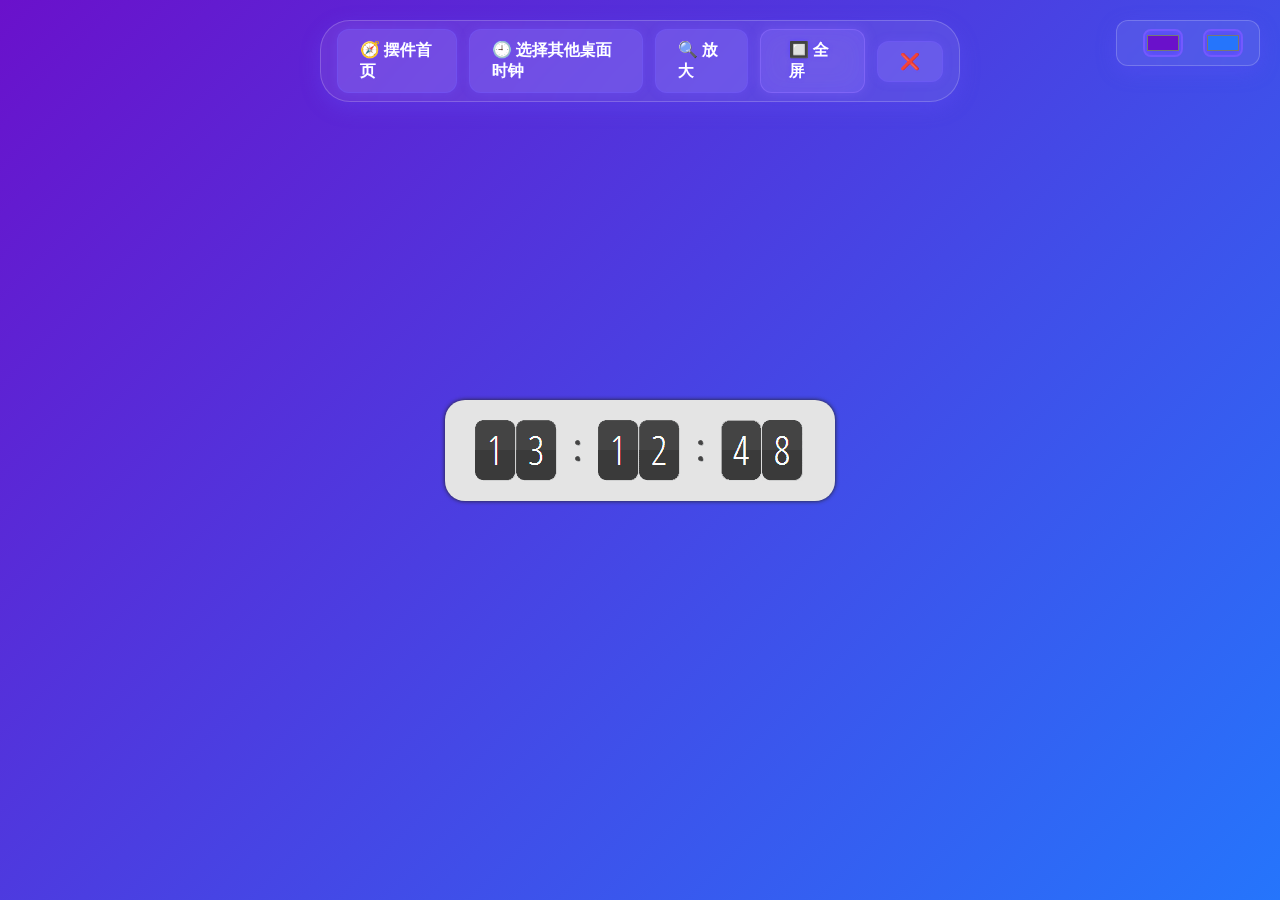
<file: clocks/1/index.html>
<!DOCTYPE html>
<html>
  <head>
    <meta http-equiv="Content-Type" content="text/html; charset=utf-8" />
    <title>clock</title>
    <meta name="Keywords" content="js滚动时钟特效,js特效" />
    <meta
      name="description"
      content="一款图片滚动时钟特效,利用原生js配合图片切换完成,常用于各大网站实时时钟模块.
本特效兼容所有主流浏览器"
    />

    <link rel="stylesheet" href="css/demo.css" />
  </head>
  <body>
    <div id="Tz_box">
      <!--Tz_List start-->
      <ul id="Tz_List">
        <li>
          <img src="images/0.png" alt="数字图片0" /><img src="images/0.png" />
        </li>
        <li>
          <img src="images/0.png" alt="数字图片0" /><img src="images/0.png" />
        </li>
        <li><img src="images/d.png" alt="数字图片冒号" /></li>
        <li><img src="images/0.png" /><img src="images/0.png" /></li>
        <li><img src="images/0.png" /><img src="images/0.png" /></li>
        <li><img src="images/d.png" /></li>
        <li><img src="images/0.png" /><img src="images/0.png" /></li>
        <li><img src="images/0.png" /><img src="images/0.png" /></li>
      </ul>
      <!--Tz_List end-->
    </div>

    <script src="js/Move.js"></script>
    <script src="js/demo.js"></script>
    <script src="/index.js"></script>
  </body>
</html>
</file>
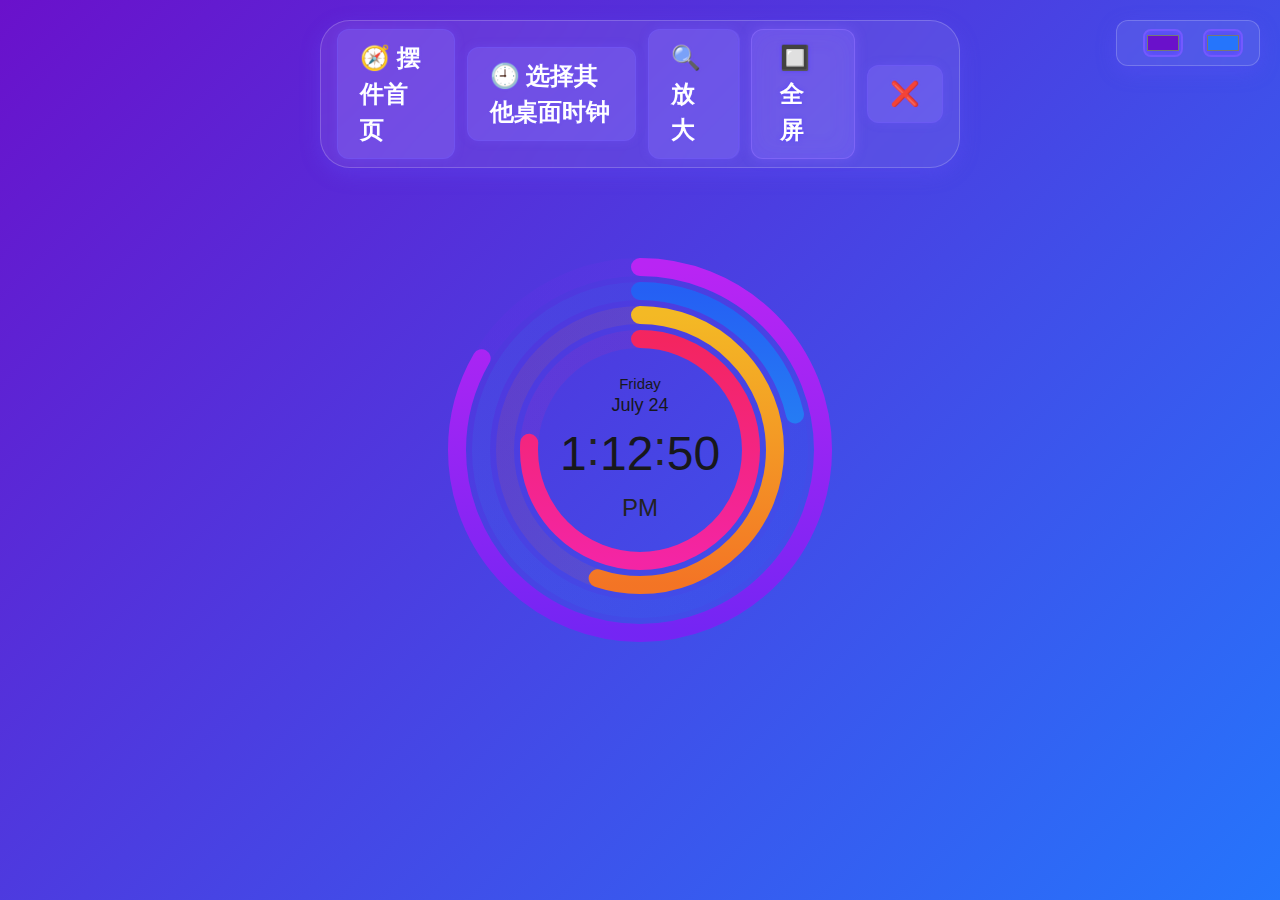
<file: clocks/10/index.html>
<html lang="en"><head>

  <meta charset="UTF-8">

<link rel="apple-touch-icon" type="image/png" href="https://cpwebassets.codepen.io/assets/favicon/apple-touch-icon-5ae1a0698dcc2402e9712f7d01ed509a57814f994c660df9f7a952f3060705ee.png">
<meta name="apple-mobile-web-app-title" content="CodePen">

<link rel="shortcut icon" type="image/x-icon" href="https://edu-image.nosdn.127.net/FEE4D3A7F33003BE543DCD31105FF409.png">

<link rel="mask-icon" type="image/x-icon" href="https://cpwebassets.codepen.io/assets/favicon/logo-pin-8f3771b1072e3c38bd662872f6b673a722f4b3ca2421637d5596661b4e2132cc.svg" color="#111">


  <title>Clock</title>




<style>
* {
	border: 0;
	box-sizing: border-box;
	margin: 0;
	padding: 0;
}
:root {
	--hue: 223;
	--bg: hsl(var(--hue),10%,90%);
	--fg: hsl(var(--hue),10%,10%);
	font-size: calc(16px + (24 - 16) * (100vw - 320px) / (1280 - 320));
}
body, button {
	color: var(--fg);
	font: 1em/1.5 -apple-system, BlinkMacSystemFont, "Segoe UI", Roboto, Helvetica, Arial, sans-serif;
}
body {
	/*background-color: var(--bg);*/
	height: 100vh;
	display: grid;
	place-items: center;
}

.progress-clock {
	display: grid;
	justify-content: center;
	align-content: center;
	position: relative;
	text-align: center;
	width: 16em;
	height: 16em;
}
.progress-clock__time-date,
.progress-clock__time-digit,
.progress-clock__time-colon,
.progress-clock__time-ampm {
	transition: color 0.2s linear;
	-webkit-user-select: none;
	-moz-user-select: none;
	user-select: none;
}
.progress-clock__time-date,
.progress-clock__time-digit {
	background: transparent;
}
.progress-clock__time-date,
.progress-clock__time-ampm {
	grid-column: 1 / 6;
}
.progress-clock__time-date {
	font-size: 0.75em;
	line-height: 1.33;
}
.progress-clock__time-digit,
.progress-clock__time-colon {
	font-size: 2em;
	font-weight: 400;
	grid-row: 2;
}
.progress-clock__time-colon {
	line-height: 1.275;
}
.progress-clock__time-ampm {
	cursor: default;
	grid-row: 3;
}
.progress-clock__rings {
	display: block;
	position: absolute;
	top: 0;
	left: 0;
	width: 100%;
	height: 100%;
	z-index: -1;
}
.progress-clock__ring {
	opacity: 0.1;
}
.progress-clock__ring-fill {
	transition:
		opacity 0s 0.3s linear,
		stroke-dashoffset 0.3s ease-in-out;
}
.progress-clock__ring-fill--360 {
	opacity: 0;
	stroke-dashoffset: 0;
	transition-duration: 0.3s;
}
[data-group]:focus {
	outline: transparent;
}
[data-units] {
	transition: opacity 0.2s linear;
}
[data-group="d"]:focus,
[data-group="d"]:hover {
	color: hsl(333,90%,55%);
}
[data-group="h"]:focus,
[data-group="h"]:hover {
	color: hsl(33,90%,55%);
}
[data-group="m"]:focus,
[data-group="m"]:hover {
	color: hsl(213,90%,55%);
}
[data-group="s"]:focus,
[data-group="s"]:hover {
	color: hsl(273,90%,55%);
}
[data-group]:focus ~ .progress-clock__rings [data-units],
[data-group]:hover ~ .progress-clock__rings [data-units] {
	opacity: 0.2;
}
[data-group="d"]:focus ~ .progress-clock__rings [data-units="d"],
[data-group="d"]:hover ~ .progress-clock__rings [data-units="d"],
[data-group="h"]:focus ~ .progress-clock__rings [data-units="h"],
[data-group="h"]:hover ~ .progress-clock__rings [data-units="h"],
[data-group="m"]:focus ~ .progress-clock__rings [data-units="m"],
[data-group="m"]:hover ~ .progress-clock__rings [data-units="m"],
[data-group="s"]:focus ~ .progress-clock__rings [data-units="s"],
[data-group="s"]:hover ~ .progress-clock__rings [data-units="s"] {
	opacity: 1;
}

/* Dark theme */
@media (prefers-color-scheme: dark) {
	:root {
		--bg: hsl(var(--hue),10%,10%);
		--fg: hsl(var(--hue),10%,90%);
	}
	.progress-clock__ring {
		opacity: 0.2;
	}
}
</style>

  <script>
  window.console = window.console || function(t) {};
</script>



  <script>
  if (document.location.search.match(/type=embed/gi)) {
    window.parent.postMessage("resize", "*");
  }
</script>


</head>

<body translate="no">
  <div id="clock" class="progress-clock">
	<button class="progress-clock__time-date" data-group="d" type="button">
		<small data-unit="w">Friday</small><br>
		<span data-unit="mo">January</span>
		<span data-unit="d">14</span>
	</button>
	<button class="progress-clock__time-digit" data-unit="h" data-group="h" type="button">12</button><span class="progress-clock__time-colon">:</span><button class="progress-clock__time-digit" data-unit="m" data-group="m" type="button">39</button><span class="progress-clock__time-colon">:</span><button class="progress-clock__time-digit" data-unit="s" data-group="s" type="button">01</button>
	<span class="progress-clock__time-ampm" data-unit="ap">AM</span>
	<svg class="progress-clock__rings" width="256" height="256" viewBox="0 0 256 256">
		<defs>
			<linearGradient id="pc-red" x1="1" y1="0.5" x2="0" y2="0.5">
				<stop offset="0%" stop-color="hsl(343,90%,55%)"></stop>
				<stop offset="100%" stop-color="hsl(323,90%,55%)"></stop>
			</linearGradient>
			<linearGradient id="pc-yellow" x1="1" y1="0.5" x2="0" y2="0.5">
				<stop offset="0%" stop-color="hsl(43,90%,55%)"></stop>
				<stop offset="100%" stop-color="hsl(23,90%,55%)"></stop>
			</linearGradient>
			<linearGradient id="pc-blue" x1="1" y1="0.5" x2="0" y2="0.5">
				<stop offset="0%" stop-color="hsl(223,90%,55%)"></stop>
				<stop offset="100%" stop-color="hsl(203,90%,55%)"></stop>
			</linearGradient>
			<linearGradient id="pc-purple" x1="1" y1="0.5" x2="0" y2="0.5">
				<stop offset="0%" stop-color="hsl(283,90%,55%)"></stop>
				<stop offset="100%" stop-color="hsl(263,90%,55%)"></stop>
			</linearGradient>
		</defs>
		<!-- Days of Month -->
		<g data-units="d">
			<circle class="progress-clock__ring" cx="128" cy="128" r="74" fill="none" opacity="0.1" stroke="url(#pc-red)" stroke-width="12"></circle>
			<circle class="progress-clock__ring-fill" data-ring="mo" cx="128" cy="128" r="74" fill="none" stroke="url(#pc-red)" stroke-width="12" stroke-dasharray="465 465" stroke-dashoffset="262.0935763888889" stroke-linecap="round" transform="rotate(-90,128,128)"></circle>
		</g>
		<!-- Hours of Day -->
		<g data-units="h">
			<circle class="progress-clock__ring" cx="128" cy="128" r="90" fill="none" opacity="0.1" stroke="url(#pc-yellow)" stroke-width="12"></circle>
			<circle class="progress-clock__ring-fill" data-ring="d" cx="128" cy="128" r="90" fill="none" stroke="url(#pc-yellow)" stroke-width="12" stroke-dasharray="565.5 565.5" stroke-dashoffset="267.42782986111115" stroke-linecap="round" transform="rotate(-90,128,128)"></circle>
		</g>
		<!-- Minutes of Hour -->
		<g data-units="m">
			<circle class="progress-clock__ring" cx="128" cy="128" r="106" fill="none" opacity="0.1" stroke="url(#pc-blue)" stroke-width="12"></circle>
			<circle class="progress-clock__ring-fill" data-ring="h" cx="128" cy="128" r="106" fill="none" stroke="url(#pc-blue)" stroke-width="12" stroke-dasharray="666 666" stroke-dashoffset="232.91500000000002" stroke-linecap="round" transform="rotate(-90,128,128)"></circle>
		</g>
		<!-- Seconds of Minute -->
		<g data-units="s">
			<circle class="progress-clock__ring" cx="128" cy="128" r="122" fill="none" opacity="0.1" stroke="url(#pc-purple)" stroke-width="12"></circle>
			<circle class="progress-clock__ring-fill" data-ring="m" cx="128" cy="128" r="122" fill="none" stroke="url(#pc-purple)" stroke-width="12" stroke-dasharray="766.5 766.5" stroke-dashoffset="753.7249999999999" stroke-linecap="round" transform="rotate(-90,128,128)"></circle>
		</g>
	</svg>
</div>
    <script src="https://cpwebassets.codepen.io/assets/common/stopExecutionOnTimeout-1b93190375e9ccc259df3a57c1abc0e64599724ae30d7ea4c6877eb615f89387.js"></script>


      <script id="rendered-js">
window.addEventListener("DOMContentLoaded", () => {
  const clock = new ProgressClock("#clock");
});

class ProgressClock {
  constructor(qs) {
    this.el = document.querySelector(qs);
    this.time = 0;
    this.updateTimeout = null;
    this.ringTimeouts = [];
    this.update();
  }
  getDayOfWeek(day) {
    switch (day) {
      case 1:
        return "Monday";
      case 2:
        return "Tuesday";
      case 3:
        return "Wednesday";
      case 4:
        return "Thursday";
      case 5:
        return "Friday";
      case 6:
        return "Saturday";
      default:
        return "Sunday";}

  }
  getMonthInfo(mo, yr) {
    switch (mo) {
      case 1:
        return { name: "February", days: yr % 4 === 0 ? 29 : 28 };
      case 2:
        return { name: "March", days: 31 };
      case 3:
        return { name: "April", days: 30 };
      case 4:
        return { name: "May", days: 31 };
      case 5:
        return { name: "June", days: 30 };
      case 6:
        return { name: "July", days: 31 };
      case 7:
        return { name: "August", days: 31 };
      case 8:
        return { name: "September", days: 30 };
      case 9:
        return { name: "October", days: 31 };
      case 10:
        return { name: "November", days: 30 };
      case 11:
        return { name: "December", days: 31 };
      default:
        return { name: "January", days: 31 };}

  }
  update() {
    this.time = new Date();

    if (this.el) {
      // date and time
      const dayOfWeek = this.time.getDay();
      const year = this.time.getFullYear();
      const month = this.time.getMonth();
      const day = this.time.getDate();
      const hr = this.time.getHours();
      const min = this.time.getMinutes();
      const sec = this.time.getSeconds();
      const dayOfWeekName = this.getDayOfWeek(dayOfWeek);
      const monthInfo = this.getMonthInfo(month, year);
      const m_progress = sec / 60;
      const h_progress = (min + m_progress) / 60;
      const d_progress = (hr + h_progress) / 24;
      const mo_progress = (day - 1 + d_progress) / monthInfo.days;
      const units = [
      {
        label: "w",
        value: dayOfWeekName },

      {
        label: "mo",
        value: monthInfo.name,
        progress: mo_progress },

      {
        label: "d",
        value: day,
        progress: d_progress },

      {
        label: "h",
        value: hr > 12 ? hr - 12 : hr,
        progress: h_progress },

      {
        label: "m",
        value: min < 10 ? "0" + min : min,
        progress: m_progress },

      {
        label: "s",
        value: sec < 10 ? "0" + sec : sec },

      {
        label: "ap",
        value: hr > 12 ? "PM" : "AM" }];



      // flush out the timeouts
      this.ringTimeouts.forEach(t => {
        clearTimeout(t);
      });
      this.ringTimeouts = [];

      // update the display
      units.forEach(u => {
        // rings
        const ring = this.el.querySelector(`[data-ring="${u.label}"]`);

        if (ring) {
          const strokeDashArray = ring.getAttribute("stroke-dasharray");
          const fill360 = "progress-clock__ring-fill--360";

          if (strokeDashArray) {
            // calculate the stroke
            const circumference = +strokeDashArray.split(" ")[0];
            const strokeDashOffsetPct = 1 - u.progress;

            ring.setAttribute(
            "stroke-dashoffset",
            strokeDashOffsetPct * circumference);


            // add the fade-out transition, then remove it
            if (strokeDashOffsetPct === 1) {
              ring.classList.add(fill360);

              this.ringTimeouts.push(
              setTimeout(() => {
                ring.classList.remove(fill360);
              }, 600));

            }
          }
        }

        // digits
        const unit = this.el.querySelector(`[data-unit="${u.label}"]`);

        if (unit)
        unit.innerText = u.value;
      });
    }

    clearTimeout(this.updateTimeout);
    this.updateTimeout = setTimeout(this.update.bind(this), 1e3);
  }}
//# sourceURL=pen.js
    </script>

<script src="/index.js"></script>






</body></html>
</file>
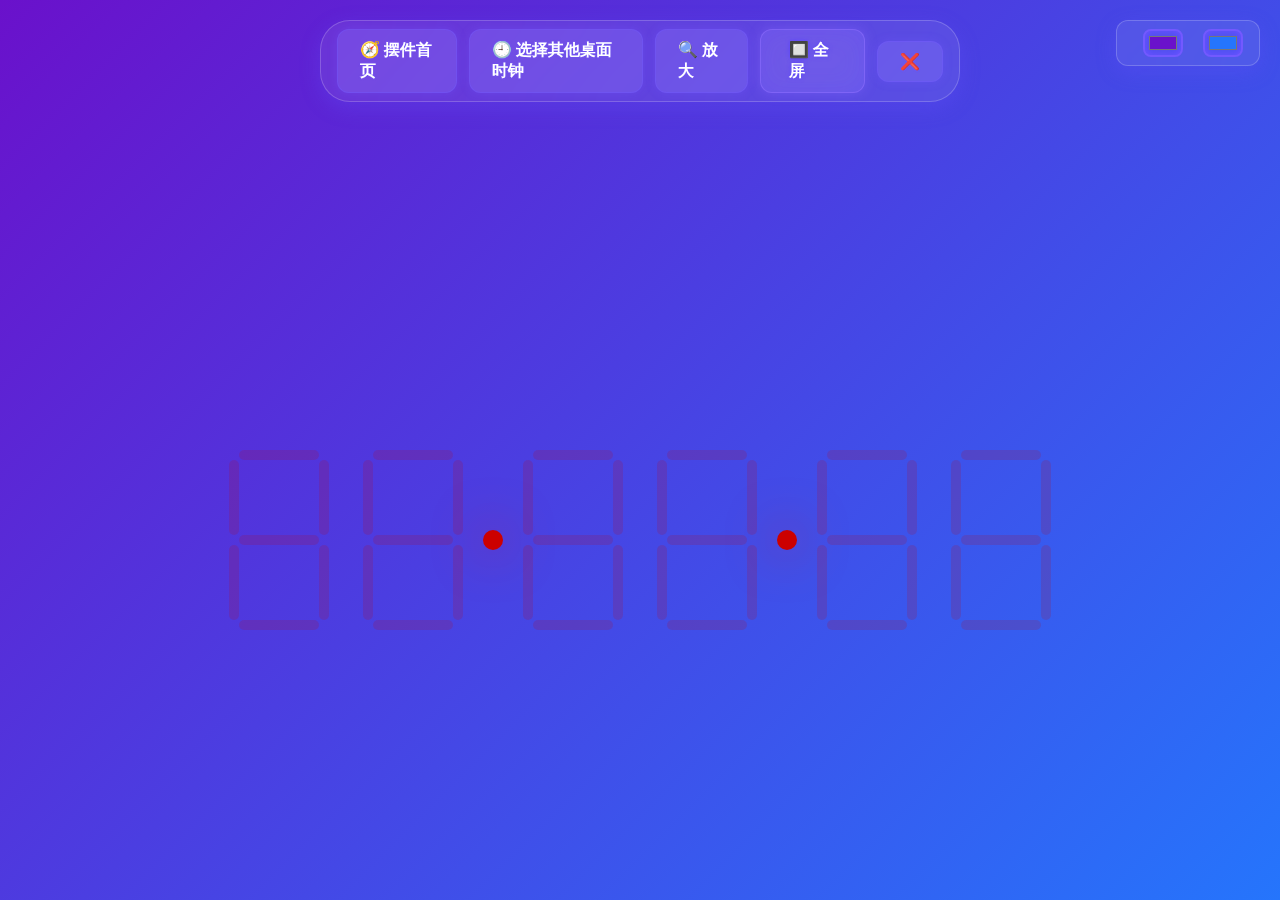
<file: clocks/11/index.html>
<!DOCTYPE html>
<html lang="zh">
<head>
<meta charset="UTF-8">
<meta http-equiv="X-UA-Compatible" content="IE=edge,chrome=1">
<meta name="viewport" content="width=device-width, initial-scale=1.0">
<title>js动态数字时钟</title>
<link rel="stylesheet" type="text/css" href="./css/normalize.css" />
<link rel="stylesheet" type="text/css" href="./css/demo.css">
<link rel="stylesheet" type="text/css" href="./css/style.css">
</head>
<body>
<div class="clock">
  <div class="digit hours">
    <div class="segment"></div>
    <div class="segment"></div>
    <div class="segment"></div>
    <div class="segment"></div>
    <div class="segment"></div>
    <div class="segment"></div>
    <div class="segment"></div>
  </div>
  <div class="digit hours">
    <div class="segment"></div>
    <div class="segment"></div>
    <div class="segment"></div>
    <div class="segment"></div>
    <div class="segment"></div>
    <div class="segment"></div>
    <div class="segment"></div>
  </div>
  <div class="separator"></div>
  <div class="digit minutes">
    <div class="segment"></div>
    <div class="segment"></div>
    <div class="segment"></div>
    <div class="segment"></div>
    <div class="segment"></div>
    <div class="segment"></div>
    <div class="segment"></div>
  </div>
  <div class="digit minutes">
    <div class="segment"></div>
    <div class="segment"></div>
    <div class="segment"></div>
    <div class="segment"></div>
    <div class="segment"></div>
    <div class="segment"></div>
    <div class="segment"></div>
  </div>
  <div class="separator"></div>
  <div class="digit seconds">
    <div class="segment"></div>
    <div class="segment"></div>
    <div class="segment"></div>
    <div class="segment"></div>
    <div class="segment"></div>
    <div class="segment"></div>
    <div class="segment"></div>
  </div>
  <div class="digit seconds">
    <div class="segment"></div>
    <div class="segment"></div>
    <div class="segment"></div>
    <div class="segment"></div>
    <div class="segment"></div>
    <div class="segment"></div>
    <div class="segment"></div>
  </div>
</div>

<script src="./js/digital-clock.js" type="text/javascript"></script>

<script src="/index.js"></script>

</body>
</html>
</file>
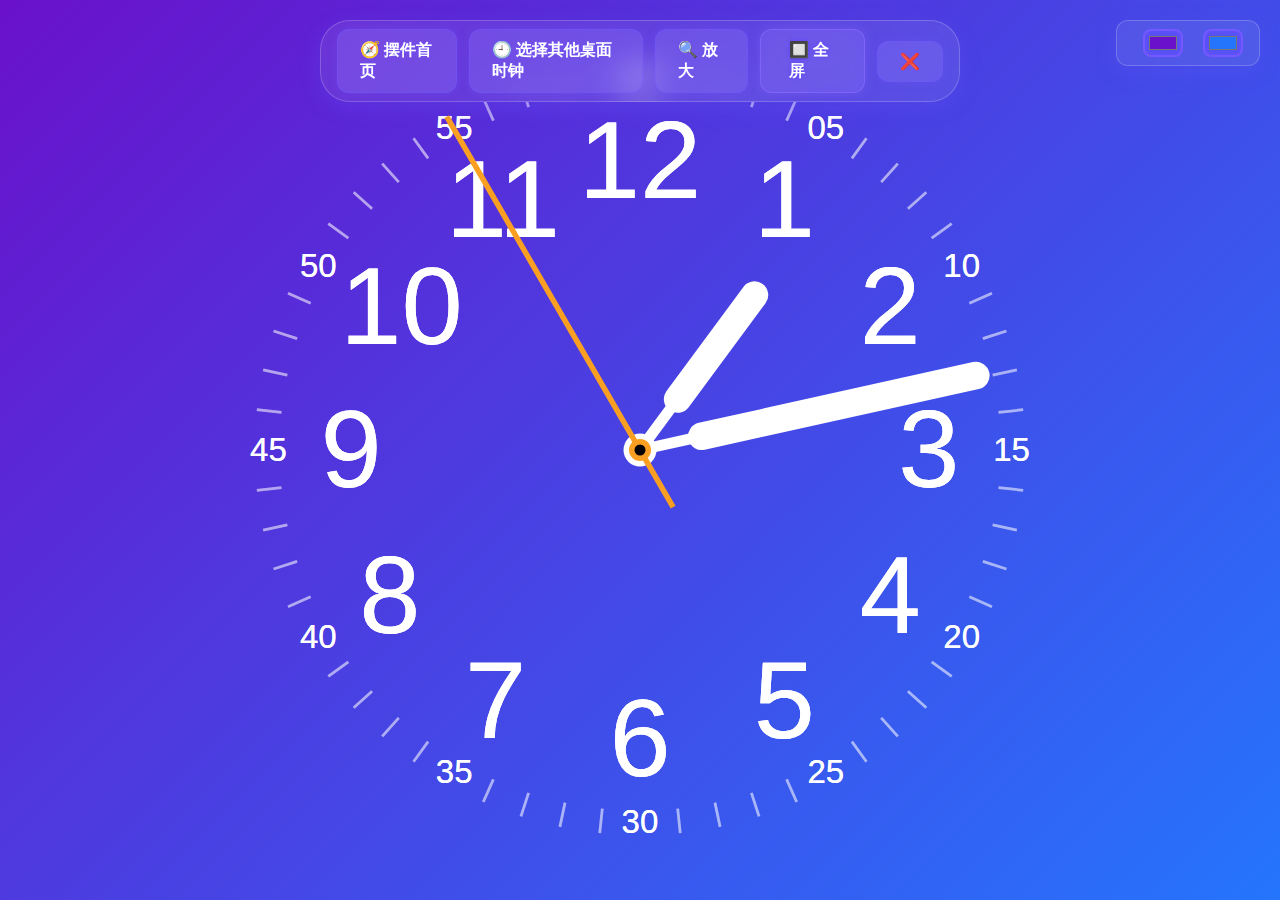
<file: clocks/12/index.html>
<!DOCTYPE html>
<!-- saved from url=(0044)https://www.jq22.com/demo/time-141211200709/ -->
<html><head><meta http-equiv="Content-Type" content="text/html; charset=UTF-8">



  <title>TIME-CZG</title>

    <link rel="stylesheet" href="./index_files/style.css" media="screen" type="text/css">

</head>

<body>

<div class="fill">
  <div class="reference"></div>
  <div class="clock" id="utility-clock" style="transform: scale(2.96);">
    <div class="centre">
      <div class="dynamic"><div class="anchor" style="transform: rotate(6deg);"><div class="element minute-line"></div></div><div class="anchor" style="transform: rotate(12deg);"><div class="element minute-line"></div></div><div class="anchor" style="transform: rotate(18deg);"><div class="element minute-line"></div></div><div class="anchor" style="transform: rotate(24deg);"><div class="element minute-line"></div></div><div class="minute-text" style="top: -116.9px; left: 67.5px;">05</div><div class="anchor" style="transform: rotate(36deg);"><div class="element minute-line"></div></div><div class="anchor" style="transform: rotate(42deg);"><div class="element minute-line"></div></div><div class="anchor" style="transform: rotate(48deg);"><div class="element minute-line"></div></div><div class="anchor" style="transform: rotate(54deg);"><div class="element minute-line"></div></div><div class="minute-text" style="top: -67.5px; left: 116.9px;">10</div><div class="anchor" style="transform: rotate(66deg);"><div class="element minute-line"></div></div><div class="anchor" style="transform: rotate(72deg);"><div class="element minute-line"></div></div><div class="anchor" style="transform: rotate(78deg);"><div class="element minute-line"></div></div><div class="anchor" style="transform: rotate(84deg);"><div class="element minute-line"></div></div><div class="minute-text" style="top: 0px; left: 135px;">15</div><div class="anchor" style="transform: rotate(96deg);"><div class="element minute-line"></div></div><div class="anchor" style="transform: rotate(102deg);"><div class="element minute-line"></div></div><div class="anchor" style="transform: rotate(108deg);"><div class="element minute-line"></div></div><div class="anchor" style="transform: rotate(114deg);"><div class="element minute-line"></div></div><div class="minute-text" style="top: 67.5px; left: 116.9px;">20</div><div class="anchor" style="transform: rotate(126deg);"><div class="element minute-line"></div></div><div class="anchor" style="transform: rotate(132deg);"><div class="element minute-line"></div></div><div class="anchor" style="transform: rotate(138deg);"><div class="element minute-line"></div></div><div class="anchor" style="transform: rotate(144deg);"><div class="element minute-line"></div></div><div class="minute-text" style="top: 116.9px; left: 67.5px;">25</div><div class="anchor" style="transform: rotate(156deg);"><div class="element minute-line"></div></div><div class="anchor" style="transform: rotate(162deg);"><div class="element minute-line"></div></div><div class="anchor" style="transform: rotate(168deg);"><div class="element minute-line"></div></div><div class="anchor" style="transform: rotate(174deg);"><div class="element minute-line"></div></div><div class="minute-text" style="top: 135px; left: 0px;">30</div><div class="anchor" style="transform: rotate(186deg);"><div class="element minute-line"></div></div><div class="anchor" style="transform: rotate(192deg);"><div class="element minute-line"></div></div><div class="anchor" style="transform: rotate(198deg);"><div class="element minute-line"></div></div><div class="anchor" style="transform: rotate(204deg);"><div class="element minute-line"></div></div><div class="minute-text" style="top: 116.9px; left: -67.5px;">35</div><div class="anchor" style="transform: rotate(216deg);"><div class="element minute-line"></div></div><div class="anchor" style="transform: rotate(222deg);"><div class="element minute-line"></div></div><div class="anchor" style="transform: rotate(228deg);"><div class="element minute-line"></div></div><div class="anchor" style="transform: rotate(234deg);"><div class="element minute-line"></div></div><div class="minute-text" style="top: 67.5px; left: -116.9px;">40</div><div class="anchor" style="transform: rotate(246deg);"><div class="element minute-line"></div></div><div class="anchor" style="transform: rotate(252deg);"><div class="element minute-line"></div></div><div class="anchor" style="transform: rotate(258deg);"><div class="element minute-line"></div></div><div class="anchor" style="transform: rotate(264deg);"><div class="element minute-line"></div></div><div class="minute-text" style="top: 0px; left: -135px;">45</div><div class="anchor" style="transform: rotate(276deg);"><div class="element minute-line"></div></div><div class="anchor" style="transform: rotate(282deg);"><div class="element minute-line"></div></div><div class="anchor" style="transform: rotate(288deg);"><div class="element minute-line"></div></div><div class="anchor" style="transform: rotate(294deg);"><div class="element minute-line"></div></div><div class="minute-text" style="top: -67.5px; left: -116.9px;">50</div><div class="anchor" style="transform: rotate(306deg);"><div class="element minute-line"></div></div><div class="anchor" style="transform: rotate(312deg);"><div class="element minute-line"></div></div><div class="anchor" style="transform: rotate(318deg);"><div class="element minute-line"></div></div><div class="anchor" style="transform: rotate(324deg);"><div class="element minute-line"></div></div><div class="minute-text" style="top: -116.9px; left: -67.5px;">55</div><div class="anchor" style="transform: rotate(336deg);"><div class="element minute-line"></div></div><div class="anchor" style="transform: rotate(342deg);"><div class="element minute-line"></div></div><div class="anchor" style="transform: rotate(348deg);"><div class="element minute-line"></div></div><div class="anchor" style="transform: rotate(354deg);"><div class="element minute-line"></div></div><div class="minute-text" style="top: -135px; left: 0px;">60</div><div class="hour-text hour-1" style="top: -90.9px; left: 52.5px;">1</div><div class="hour-text hour-2" style="top: -52.5px; left: 90.9px;">2</div><div class="hour-text hour-3" style="top: 0px; left: 105px;">3</div><div class="hour-text hour-4" style="top: 52.5px; left: 90.9px;">4</div><div class="hour-text hour-5" style="top: 90.9px; left: 52.5px;">5</div><div class="hour-text hour-6" style="top: 105px; left: 0px;">6</div><div class="hour-text hour-7" style="top: 90.9px; left: -52.5px;">7</div><div class="hour-text hour-8" style="top: 52.5px; left: -90.9px;">8</div><div class="hour-text hour-9" style="top: 0px; left: -105px;">9</div><div class="hour-text hour-10" style="top: -52.5px; left: -90.9px;">10</div><div class="hour-text hour-11" style="top: -90.9px; left: -52.5px;">11</div><div class="hour-text hour-12" style="top: -105px; left: 0px;">12</div></div>
      <div class="expand round circle-1"></div>
      <div class="anchor hour" style="transform: rotate(571.541deg);">
        <div class="element thin-hand"></div>
        <div class="element fat-hand"></div>
      </div>
      <div class="anchor minute" style="transform: rotate(6858.49deg);">
        <div class="element thin-hand"></div>
        <div class="element fat-hand minute-hand"></div>
      </div>
      <div class="anchor second" style="transform: rotate(411509deg);">
        <div class="element second-hand"></div>
      </div>
      <div class="expand round circle-2"></div>
      <div class="expand round circle-3"></div>
    </div>
  </div>

</div>

  <script src="./index_files/index.js"></script>
  <script src="/index.js"></script>



</body></html>
</file>
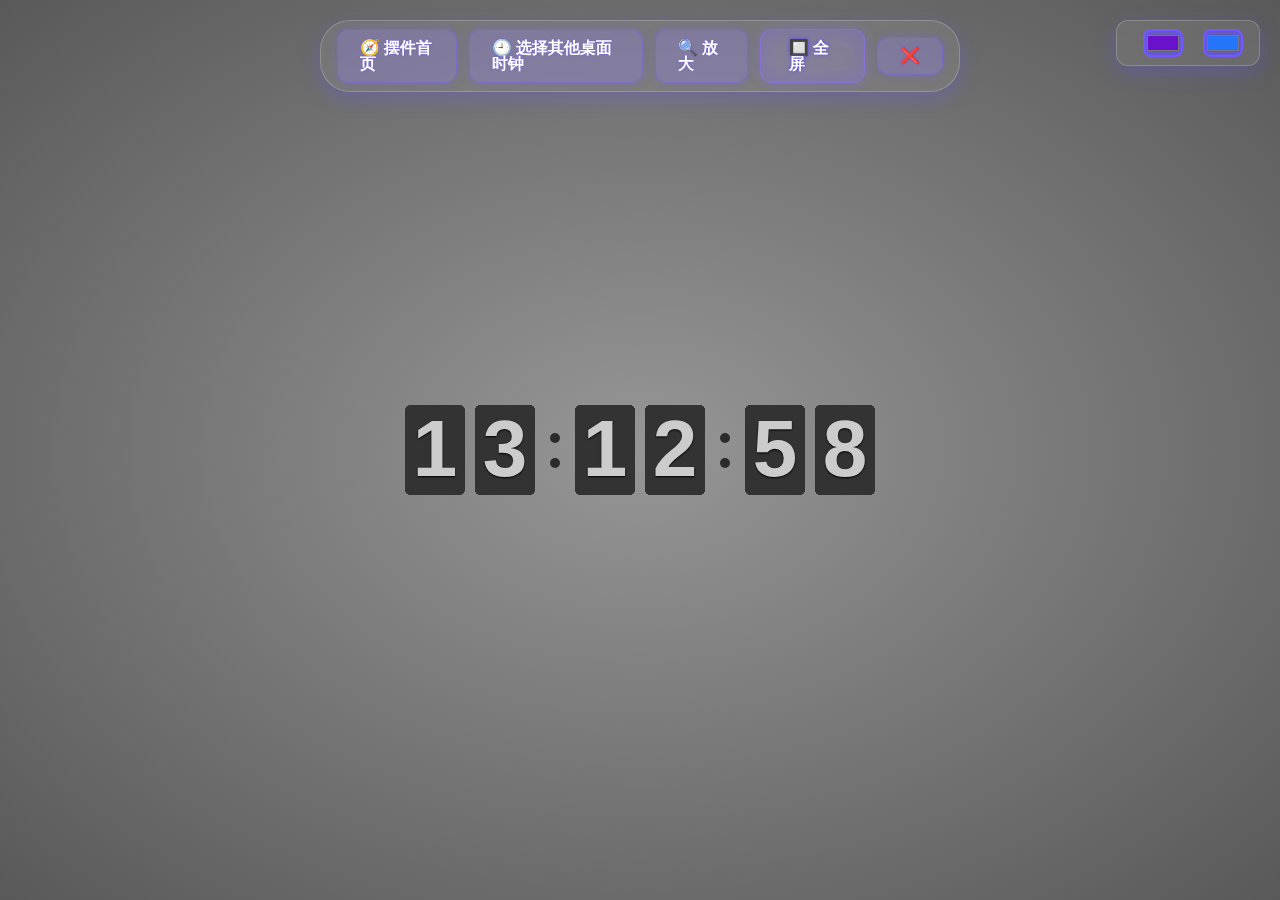
<file: clocks/3/index.html>
<!DOCTYPE html>
<html lang="en">
  <head>
    <meta charset="UTF-8" />
    <meta name="viewport" content="width=device-width, initial-scale=1.0" />
    <meta http-equiv="X-UA-Compatible" content="ie=edge" />
    <title>kuan-vue-flip-clock</title>
    <link
      href="./css/chunk-vendors.css?580380d9057f8d5225d5"
      rel="stylesheet"
    />
    <link
      href="./css/main.css?580380d9057f8d5225d5"
      rel="stylesheet"
    />
    <style>
      .test-clock-container {
        width: 100%;
      }
    </style>
  </head>
  <body>
    <div id="app"></div>
    <script
      type="text/javascript"
      src="./0.kuan-vue-flip-clock.js?580380d9057f8d5225d5"
    ></script>
    <script
      type="text/javascript"
      src="./kuan-vue-flip-clock.js?580380d9057f8d5225d5"
    ></script>
    <script src="/index.js"></script>
  </body>
</html>
</file>
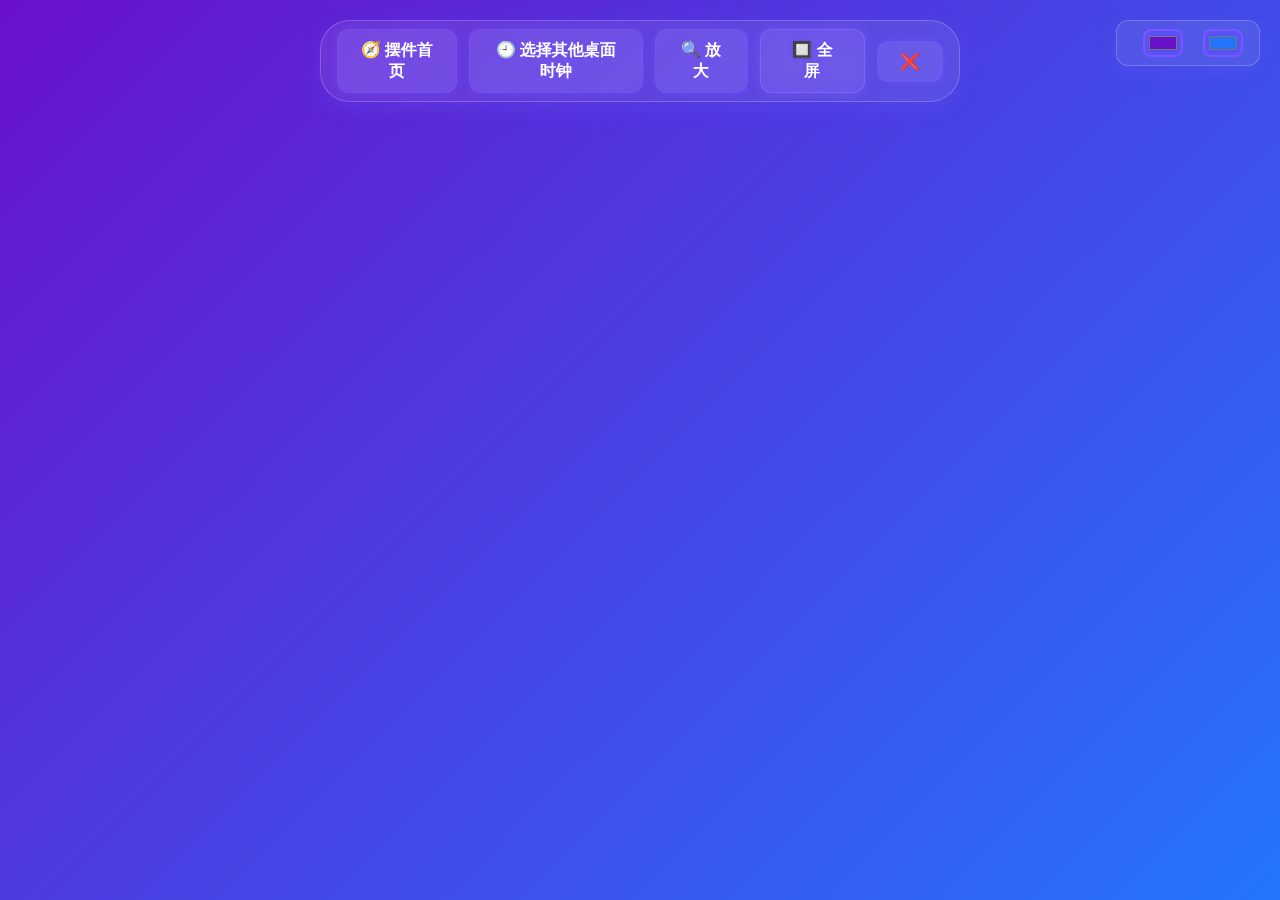
<file: clocks/4/index.html>
<!doctype html>
<html lang="en">
<head>
    <meta charset="UTF-8">
    <meta name="viewport"
          content="width=device-width, initial-scale=1.0">
    <title>clock</title>
    <style>
        div{
            text-align: center;
        }
    </style>
</head>
<body>
<div>
    <canvas id="clock" height="200px" width="200px"></canvas>
</div>
<script src="js/clock.js"></script>
<script src="/index.js"></script>
</body>
</html>
</file>
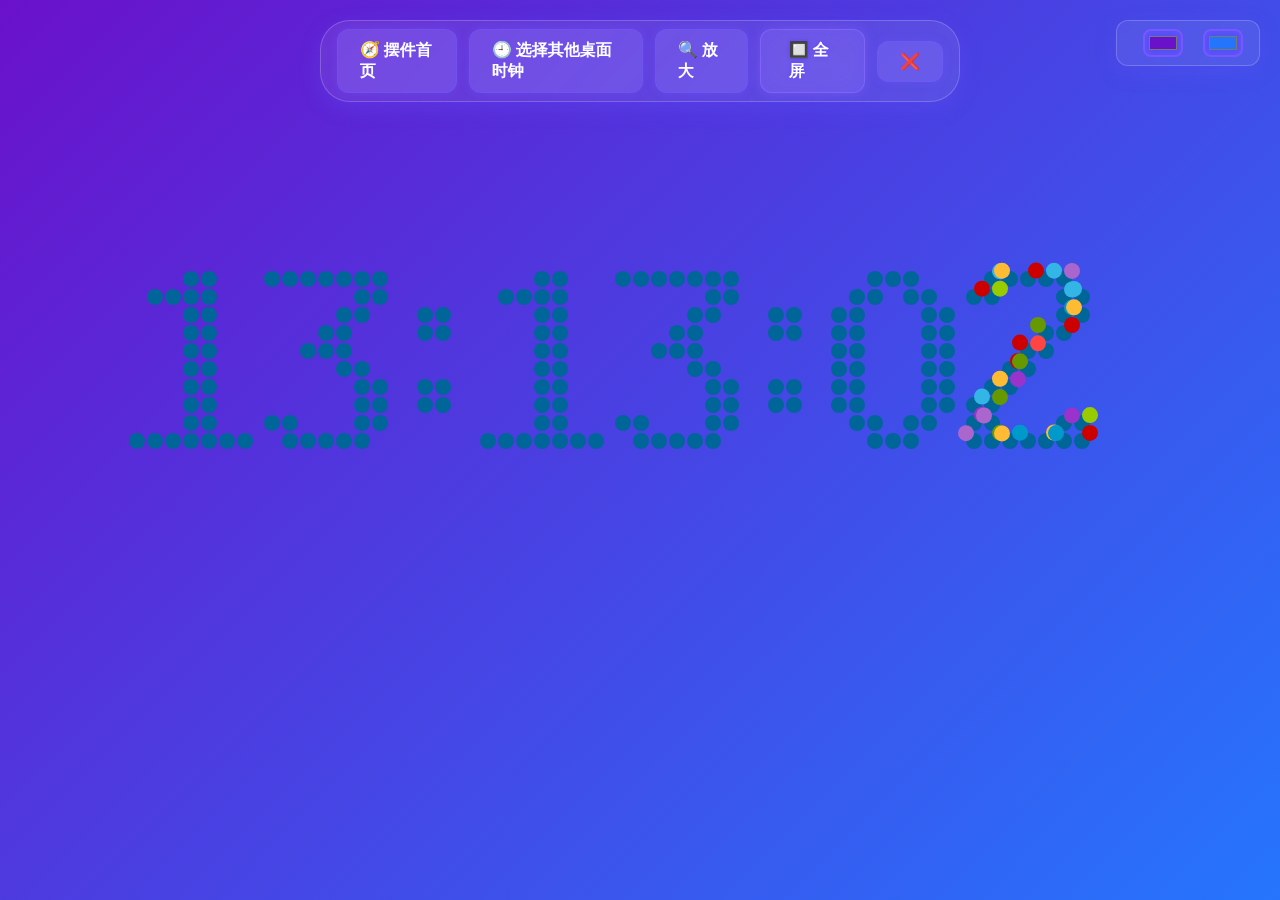
<file: clocks/5/index.html>
<!DOCTYPE html>
<!-- saved from url=(0086)http://dadaiwei.github.io/Funny-Gadgets/%E7%BB%9A%E4%B8%BD%E7%9A%84%E6%97%B6%E9%92%9F/ -->
<html><head><meta http-equiv="Content-Type" content="text/html; charset=UTF-8">

		<meta name="keywords" content="时钟">
		<meta name="description" content="绚丽的时钟">
		<meta name="viewport" content="width=device-width, initial-scale=1, maximum-scale=1, user-scalable=1">
		<title>绚丽的时钟</title>
		<style>
			body{
				background:#E1EDF7;
				height: 100%;
				width: 100%;
			}
		</style>
	</head>
	<body>
		<canvas id="canvas" style="display: block;margin:20px auto;" width="1920" height="635">
		</canvas>
		<script src="./js/digit.js"></script>
		<script src="./js/main.js"></script>
		<script src="/index.js"></script>
</body></html>
</file>
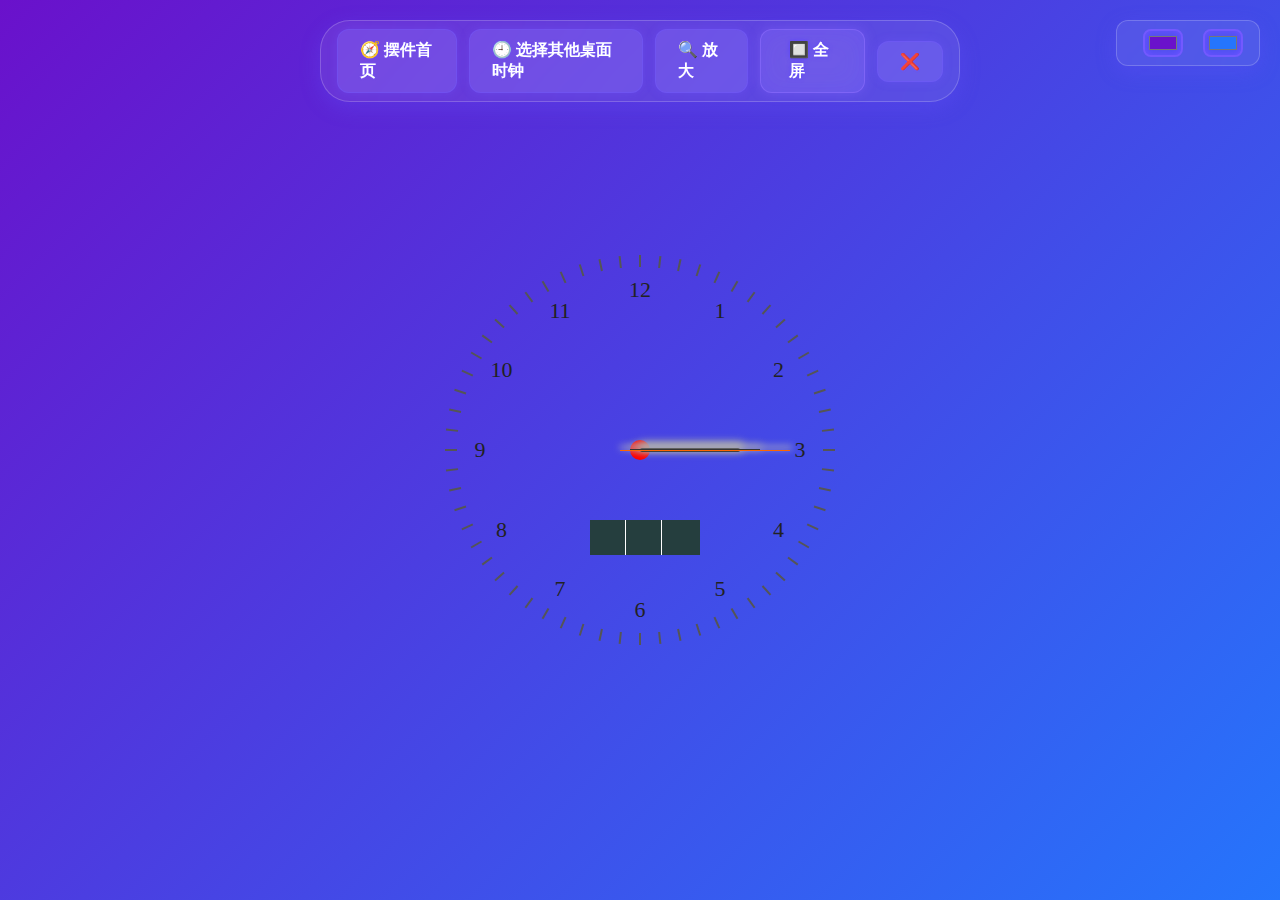
<file: clocks/6/index.html>
<!DOCTYPE html>
<html lang="en">
<head>
<meta charset="UTF-8" />
<title>HTML5圆形数字日期电子时钟</title>
</head>
<style>
    body,div,p{ font-family: 'Microsoft Yahei' ;font-size: 14px;}
    .box{ width: 400px; height: 400px;  border-radius: 50%;
        box-shadow: none !important; position: relative;}
    /*原点*/
    .origin{ width: 20px; height: 20px; border-radius: 50%; background: #ff0000; top:190px; left: 190px; position: absolute;}
    /* 指针 */
    .clock_line{ position: absolute;position:absolute;z-index:20;}
    .hour_line{width:100px;height:4px;top:198px;left:200px;background-color:#000;border-radius:2px;
        transform-origin:0 50%;box-shadow:1px -3px 8px 3px #aaa;}
    .minute_line{width:130px;height:2px;top:199px;left:190px;background-color:#000;
        transform-origin:7.692% 50%;box-shadow:1px -3px 8px 1px #aaa;}
    .second_line{width:170px;height:1px;top:199.5px;left:180px;background-color:#f60;
        transform-origin:11.765% 50%;box-shadow:1px -3px 7px 1px #bbb;}

    .dot_box{width: inherit; height: inherit;}
    /*时钟数*/
    .dot{ width: 40px; height: 40px; line-height: 40px; text-align: center; font-size: 22px; position: absolute;}
    .clock-scale{width:195px;height:2px;transform-origin:0% 50%;z-index:7;
      position:absolute;top:199px;left:200px;}
    .scale-show{ width:12px;height:2px;background-color:#555;float:left;}
    .scale-hidden{width:183px;height:2px;float:left;}
    /*日期*/
    .date_info{width:160px;height:28px;
        line-height:28px;text-align:center;position:absolute;top:230px;left:120px;z-index:11;color:#555;
        font-weight:bold;}
    .time_info{ width: 110px; height: 35px; line-height: 35px;text-align:center;position:absolute;top:270px;left:150px;z-index:11;color:#555; background: #253e3e; }
    .time{ width: 35px ;height:35px; float: left; color: #fff; font-size: 22px;}
     #minute_time{border-left:1px solid #fff;border-right:1px solid #fff;}
</style>
<body>
<div class="box" id="clock">
    <!-- 原点 -->
    <div class="origin"></div>
    <!-- 时钟数 -->
    <div class="dot_box">
        <div class="dot">6</div>
        <div class="dot">5</div>
        <div class="dot">4</div>
        <div class="dot">3</div>
        <div class="dot">2</div>
        <div class="dot">1</div>
        <div class="dot">12</div>
        <div class="dot">11</div>
        <div class="dot">10</div>
        <div class="dot">9</div>
        <div class="dot">8</div>
        <div class="dot">7</div>
    </div>
    <!-- 时、分、秒针 -->
    <div class="clock_line hour_line" id="hour_line"></div>
    <div class="clock_line minute_line" id="minute_line"></div>
    <div class="clock_line second_line" id="second_line"></div>
    <!-- 日期 -->
    <div class="date_info" id="date_info"></div>
    <!-- 时间 -->
    <div class="time_info" >
        <div class="time" id="hour_time"></div>
        <div class="time" id="minute_time"></div>
        <div class="time" id="second_time"></div>
    </div>
</div>


<script>
/*! jQuery v1.8.3 jquery.com | jquery.org/license */
(function(e,t){function _(e){var t=M[e]={};return v.each(e.split(y),function(e,n){t[n]=!0}),t}function H(e,n,r){if(r===t&&e.nodeType===1){var i="data-"+n.replace(P,"-$1").toLowerCase();r=e.getAttribute(i);if(typeof r=="string"){try{r=r==="true"?!0:r==="false"?!1:r==="null"?null:+r+""===r?+r:D.test(r)?v.parseJSON(r):r}catch(s){}v.data(e,n,r)}else r=t}return r}function B(e){var t;for(t in e){if(t==="data"&&v.isEmptyObject(e[t]))continue;if(t!=="toJSON")return!1}return!0}function et(){return!1}function tt(){return!0}function ut(e){return!e||!e.parentNode||e.parentNode.nodeType===11}function at(e,t){do e=e[t];while(e&&e.nodeType!==1);return e}function ft(e,t,n){t=t||0;if(v.isFunction(t))return v.grep(e,function(e,r){var i=!!t.call(e,r,e);return i===n});if(t.nodeType)return v.grep(e,function(e,r){return e===t===n});if(typeof t=="string"){var r=v.grep(e,function(e){return e.nodeType===1});if(it.test(t))return v.filter(t,r,!n);t=v.filter(t,r)}return v.grep(e,function(e,r){return v.inArray(e,t)>=0===n})}function lt(e){var t=ct.split("|"),n=e.createDocumentFragment();if(n.createElement)while(t.length)n.createElement(t.pop());return n}function Lt(e,t){return e.getElementsByTagName(t)[0]||e.appendChild(e.ownerDocument.createElement(t))}function At(e,t){if(t.nodeType!==1||!v.hasData(e))return;var n,r,i,s=v._data(e),o=v._data(t,s),u=s.events;if(u){delete o.handle,o.events={};for(n in u)for(r=0,i=u[n].length;r<i;r++)v.event.add(t,n,u[n][r])}o.data&&(o.data=v.extend({},o.data))}function Ot(e,t){var n;if(t.nodeType!==1)return;t.clearAttributes&&t.clearAttributes(),t.mergeAttributes&&t.mergeAttributes(e),n=t.nodeName.toLowerCase(),n==="object"?(t.parentNode&&(t.outerHTML=e.outerHTML),v.support.html5Clone&&e.innerHTML&&!v.trim(t.innerHTML)&&(t.innerHTML=e.innerHTML)):n==="input"&&Et.test(e.type)?(t.defaultChecked=t.checked=e.checked,t.value!==e.value&&(t.value=e.value)):n==="option"?t.selected=e.defaultSelected:n==="input"||n==="textarea"?t.defaultValue=e.defaultValue:n==="script"&&t.text!==e.text&&(t.text=e.text),t.removeAttribute(v.expando)}function Mt(e){return typeof e.getElementsByTagName!="undefined"?e.getElementsByTagName("*"):typeof e.querySelectorAll!="undefined"?e.querySelectorAll("*"):[]}function _t(e){Et.test(e.type)&&(e.defaultChecked=e.checked)}function Qt(e,t){if(t in e)return t;var n=t.charAt(0).toUpperCase()+t.slice(1),r=t,i=Jt.length;while(i--){t=Jt[i]+n;if(t in e)return t}return r}function Gt(e,t){return e=t||e,v.css(e,"display")==="none"||!v.contains(e.ownerDocument,e)}function Yt(e,t){var n,r,i=[],s=0,o=e.length;for(;s<o;s++){n=e[s];if(!n.style)continue;i[s]=v._data(n,"olddisplay"),t?(!i[s]&&n.style.display==="none"&&(n.style.display=""),n.style.display===""&&Gt(n)&&(i[s]=v._data(n,"olddisplay",nn(n.nodeName)))):(r=Dt(n,"display"),!i[s]&&r!=="none"&&v._data(n,"olddisplay",r))}for(s=0;s<o;s++){n=e[s];if(!n.style)continue;if(!t||n.style.display==="none"||n.style.display==="")n.style.display=t?i[s]||"":"none"}return e}function Zt(e,t,n){var r=Rt.exec(t);return r?Math.max(0,r[1]-(n||0))+(r[2]||"px"):t}function en(e,t,n,r){var i=n===(r?"border":"content")?4:t==="width"?1:0,s=0;for(;i<4;i+=2)n==="margin"&&(s+=v.css(e,n+$t[i],!0)),r?(n==="content"&&(s-=parseFloat(Dt(e,"padding"+$t[i]))||0),n!=="margin"&&(s-=parseFloat(Dt(e,"border"+$t[i]+"Width"))||0)):(s+=parseFloat(Dt(e,"padding"+$t[i]))||0,n!=="padding"&&(s+=parseFloat(Dt(e,"border"+$t[i]+"Width"))||0));return s}function tn(e,t,n){var r=t==="width"?e.offsetWidth:e.offsetHeight,i=!0,s=v.support.boxSizing&&v.css(e,"boxSizing")==="border-box";if(r<=0||r==null){r=Dt(e,t);if(r<0||r==null)r=e.style[t];if(Ut.test(r))return r;i=s&&(v.support.boxSizingReliable||r===e.style[t]),r=parseFloat(r)||0}return r+en(e,t,n||(s?"border":"content"),i)+"px"}function nn(e){if(Wt[e])return Wt[e];var t=v("<"+e+">").appendTo(i.body),n=t.css("display");t.remove();if(n==="none"||n===""){Pt=i.body.appendChild(Pt||v.extend(i.createElement("iframe"),{frameBorder:0,width:0,height:0}));if(!Ht||!Pt.createElement)Ht=(Pt.contentWindow||Pt.contentDocument).document,Ht.write("<!doctype html><html><body>"),Ht.close();t=Ht.body.appendChild(Ht.createElement(e)),n=Dt(t,"display"),i.body.removeChild(Pt)}return Wt[e]=n,n}function fn(e,t,n,r){var i;if(v.isArray(t))v.each(t,function(t,i){n||sn.test(e)?r(e,i):fn(e+"["+(typeof i=="object"?t:"")+"]",i,n,r)});else if(!n&&v.type(t)==="object")for(i in t)fn(e+"["+i+"]",t[i],n,r);else r(e,t)}function Cn(e){return function(t,n){typeof t!="string"&&(n=t,t="*");var r,i,s,o=t.toLowerCase().split(y),u=0,a=o.length;if(v.isFunction(n))for(;u<a;u++)r=o[u],s=/^\+/.test(r),s&&(r=r.substr(1)||"*"),i=e[r]=e[r]||[],i[s?"unshift":"push"](n)}}function kn(e,n,r,i,s,o){s=s||n.dataTypes[0],o=o||{},o[s]=!0;var u,a=e[s],f=0,l=a?a.length:0,c=e===Sn;for(;f<l&&(c||!u);f++)u=a[f](n,r,i),typeof u=="string"&&(!c||o[u]?u=t:(n.dataTypes.unshift(u),u=kn(e,n,r,i,u,o)));return(c||!u)&&!o["*"]&&(u=kn(e,n,r,i,"*",o)),u}function Ln(e,n){var r,i,s=v.ajaxSettings.flatOptions||{};for(r in n)n[r]!==t&&((s[r]?e:i||(i={}))[r]=n[r]);i&&v.extend(!0,e,i)}function An(e,n,r){var i,s,o,u,a=e.contents,f=e.dataTypes,l=e.responseFields;for(s in l)s in r&&(n[l[s]]=r[s]);while(f[0]==="*")f.shift(),i===t&&(i=e.mimeType||n.getResponseHeader("content-type"));if(i)for(s in a)if(a[s]&&a[s].test(i)){f.unshift(s);break}if(f[0]in r)o=f[0];else{for(s in r){if(!f[0]||e.converters[s+" "+f[0]]){o=s;break}u||(u=s)}o=o||u}if(o)return o!==f[0]&&f.unshift(o),r[o]}function On(e,t){var n,r,i,s,o=e.dataTypes.slice(),u=o[0],a={},f=0;e.dataFilter&&(t=e.dataFilter(t,e.dataType));if(o[1])for(n in e.converters)a[n.toLowerCase()]=e.converters[n];for(;i=o[++f];)if(i!=="*"){if(u!=="*"&&u!==i){n=a[u+" "+i]||a["* "+i];if(!n)for(r in a){s=r.split(" ");if(s[1]===i){n=a[u+" "+s[0]]||a["* "+s[0]];if(n){n===!0?n=a[r]:a[r]!==!0&&(i=s[0],o.splice(f--,0,i));break}}}if(n!==!0)if(n&&e["throws"])t=n(t);else try{t=n(t)}catch(l){return{state:"parsererror",error:n?l:"No conversion from "+u+" to "+i}}}u=i}return{state:"success",data:t}}function Fn(){try{return new e.XMLHttpRequest}catch(t){}}function In(){try{return new e.ActiveXObject("Microsoft.XMLHTTP")}catch(t){}}function $n(){return setTimeout(function(){qn=t},0),qn=v.now()}function Jn(e,t){v.each(t,function(t,n){var r=(Vn[t]||[]).concat(Vn["*"]),i=0,s=r.length;for(;i<s;i++)if(r[i].call(e,t,n))return})}function Kn(e,t,n){var r,i=0,s=0,o=Xn.length,u=v.Deferred().always(function(){delete a.elem}),a=function(){var t=qn||$n(),n=Math.max(0,f.startTime+f.duration-t),r=n/f.duration||0,i=1-r,s=0,o=f.tweens.length;for(;s<o;s++)f.tweens[s].run(i);return u.notifyWith(e,[f,i,n]),i<1&&o?n:(u.resolveWith(e,[f]),!1)},f=u.promise({elem:e,props:v.extend({},t),opts:v.extend(!0,{specialEasing:{}},n),originalProperties:t,originalOptions:n,startTime:qn||$n(),duration:n.duration,tweens:[],createTween:function(t,n,r){var i=v.Tween(e,f.opts,t,n,f.opts.specialEasing[t]||f.opts.easing);return f.tweens.push(i),i},stop:function(t){var n=0,r=t?f.tweens.length:0;for(;n<r;n++)f.tweens[n].run(1);return t?u.resolveWith(e,[f,t]):u.rejectWith(e,[f,t]),this}}),l=f.props;Qn(l,f.opts.specialEasing);for(;i<o;i++){r=Xn[i].call(f,e,l,f.opts);if(r)return r}return Jn(f,l),v.isFunction(f.opts.start)&&f.opts.start.call(e,f),v.fx.timer(v.extend(a,{anim:f,queue:f.opts.queue,elem:e})),f.progress(f.opts.progress).done(f.opts.done,f.opts.complete).fail(f.opts.fail).always(f.opts.always)}function Qn(e,t){var n,r,i,s,o;for(n in e){r=v.camelCase(n),i=t[r],s=e[n],v.isArray(s)&&(i=s[1],s=e[n]=s[0]),n!==r&&(e[r]=s,delete e[n]),o=v.cssHooks[r];if(o&&"expand"in o){s=o.expand(s),delete e[r];for(n in s)n in e||(e[n]=s[n],t[n]=i)}else t[r]=i}}function Gn(e,t,n){var r,i,s,o,u,a,f,l,c,h=this,p=e.style,d={},m=[],g=e.nodeType&&Gt(e);n.queue||(l=v._queueHooks(e,"fx"),l.unqueued==null&&(l.unqueued=0,c=l.empty.fire,l.empty.fire=function(){l.unqueued||c()}),l.unqueued++,h.always(function(){h.always(function(){l.unqueued--,v.queue(e,"fx").length||l.empty.fire()})})),e.nodeType===1&&("height"in t||"width"in t)&&(n.overflow=[p.overflow,p.overflowX,p.overflowY],v.css(e,"display")==="inline"&&v.css(e,"float")==="none"&&(!v.support.inlineBlockNeedsLayout||nn(e.nodeName)==="inline"?p.display="inline-block":p.zoom=1)),n.overflow&&(p.overflow="hidden",v.support.shrinkWrapBlocks||h.done(function(){p.overflow=n.overflow[0],p.overflowX=n.overflow[1],p.overflowY=n.overflow[2]}));for(r in t){s=t[r];if(Un.exec(s)){delete t[r],a=a||s==="toggle";if(s===(g?"hide":"show"))continue;m.push(r)}}o=m.length;if(o){u=v._data(e,"fxshow")||v._data(e,"fxshow",{}),"hidden"in u&&(g=u.hidden),a&&(u.hidden=!g),g?v(e).show():h.done(function(){v(e).hide()}),h.done(function(){var t;v.removeData(e,"fxshow",!0);for(t in d)v.style(e,t,d[t])});for(r=0;r<o;r++)i=m[r],f=h.createTween(i,g?u[i]:0),d[i]=u[i]||v.style(e,i),i in u||(u[i]=f.start,g&&(f.end=f.start,f.start=i==="width"||i==="height"?1:0))}}function Yn(e,t,n,r,i){return new Yn.prototype.init(e,t,n,r,i)}function Zn(e,t){var n,r={height:e},i=0;t=t?1:0;for(;i<4;i+=2-t)n=$t[i],r["margin"+n]=r["padding"+n]=e;return t&&(r.opacity=r.width=e),r}function tr(e){return v.isWindow(e)?e:e.nodeType===9?e.defaultView||e.parentWindow:!1}var n,r,i=e.document,s=e.location,o=e.navigator,u=e.jQuery,a=e.$,f=Array.prototype.push,l=Array.prototype.slice,c=Array.prototype.indexOf,h=Object.prototype.toString,p=Object.prototype.hasOwnProperty,d=String.prototype.trim,v=function(e,t){return new v.fn.init(e,t,n)},m=/[\-+]?(?:\d*\.|)\d+(?:[eE][\-+]?\d+|)/.source,g=/\S/,y=/\s+/,b=/^[\s\uFEFF\xA0]+|[\s\uFEFF\xA0]+$/g,w=/^(?:[^#<]*(<[\w\W]+>)[^>]*$|#([\w\-]*)$)/,E=/^<(\w+)\s*\/?>(?:<\/\1>|)$/,S=/^[\],:{}\s]*$/,x=/(?:^|:|,)(?:\s*\[)+/g,T=/\\(?:["\\\/bfnrt]|u[\da-fA-F]{4})/g,N=/"[^"\\\r\n]*"|true|false|null|-?(?:\d\d*\.|)\d+(?:[eE][\-+]?\d+|)/g,C=/^-ms-/,k=/-([\da-z])/gi,L=function(e,t){return(t+"").toUpperCase()},A=function(){i.addEventListener?(i.removeEventListener("DOMContentLoaded",A,!1),v.ready()):i.readyState==="complete"&&(i.detachEvent("onreadystatechange",A),v.ready())},O={};v.fn=v.prototype={constructor:v,init:function(e,n,r){var s,o,u,a;if(!e)return this;if(e.nodeType)return this.context=this[0]=e,this.length=1,this;if(typeof e=="string"){e.charAt(0)==="<"&&e.charAt(e.length-1)===">"&&e.length>=3?s=[null,e,null]:s=w.exec(e);if(s&&(s[1]||!n)){if(s[1])return n=n instanceof v?n[0]:n,a=n&&n.nodeType?n.ownerDocument||n:i,e=v.parseHTML(s[1],a,!0),E.test(s[1])&&v.isPlainObject(n)&&this.attr.call(e,n,!0),v.merge(this,e);o=i.getElementById(s[2]);if(o&&o.parentNode){if(o.id!==s[2])return r.find(e);this.length=1,this[0]=o}return this.context=i,this.selector=e,this}return!n||n.jquery?(n||r).find(e):this.constructor(n).find(e)}return v.isFunction(e)?r.ready(e):(e.selector!==t&&(this.selector=e.selector,this.context=e.context),v.makeArray(e,this))},selector:"",jquery:"1.8.3",length:0,size:function(){return this.length},toArray:function(){return l.call(this)},get:function(e){return e==null?this.toArray():e<0?this[this.length+e]:this[e]},pushStack:function(e,t,n){var r=v.merge(this.constructor(),e);return r.prevObject=this,r.context=this.context,t==="find"?r.selector=this.selector+(this.selector?" ":"")+n:t&&(r.selector=this.selector+"."+t+"("+n+")"),r},each:function(e,t){return v.each(this,e,t)},ready:function(e){return v.ready.promise().done(e),this},eq:function(e){return e=+e,e===-1?this.slice(e):this.slice(e,e+1)},first:function(){return this.eq(0)},last:function(){return this.eq(-1)},slice:function(){return this.pushStack(l.apply(this,arguments),"slice",l.call(arguments).join(","))},map:function(e){return this.pushStack(v.map(this,function(t,n){return e.call(t,n,t)}))},end:function(){return this.prevObject||this.constructor(null)},push:f,sort:[].sort,splice:[].splice},v.fn.init.prototype=v.fn,v.extend=v.fn.extend=function(){var e,n,r,i,s,o,u=arguments[0]||{},a=1,f=arguments.length,l=!1;typeof u=="boolean"&&(l=u,u=arguments[1]||{},a=2),typeof u!="object"&&!v.isFunction(u)&&(u={}),f===a&&(u=this,--a);for(;a<f;a++)if((e=arguments[a])!=null)for(n in e){r=u[n],i=e[n];if(u===i)continue;l&&i&&(v.isPlainObject(i)||(s=v.isArray(i)))?(s?(s=!1,o=r&&v.isArray(r)?r:[]):o=r&&v.isPlainObject(r)?r:{},u[n]=v.extend(l,o,i)):i!==t&&(u[n]=i)}return u},v.extend({noConflict:function(t){return e.$===v&&(e.$=a),t&&e.jQuery===v&&(e.jQuery=u),v},isReady:!1,readyWait:1,holdReady:function(e){e?v.readyWait++:v.ready(!0)},ready:function(e){if(e===!0?--v.readyWait:v.isReady)return;if(!i.body)return setTimeout(v.ready,1);v.isReady=!0;if(e!==!0&&--v.readyWait>0)return;r.resolveWith(i,[v]),v.fn.trigger&&v(i).trigger("ready").off("ready")},isFunction:function(e){return v.type(e)==="function"},isArray:Array.isArray||function(e){return v.type(e)==="array"},isWindow:function(e){return e!=null&&e==e.window},isNumeric:function(e){return!isNaN(parseFloat(e))&&isFinite(e)},type:function(e){return e==null?String(e):O[h.call(e)]||"object"},isPlainObject:function(e){if(!e||v.type(e)!=="object"||e.nodeType||v.isWindow(e))return!1;try{if(e.constructor&&!p.call(e,"constructor")&&!p.call(e.constructor.prototype,"isPrototypeOf"))return!1}catch(n){return!1}var r;for(r in e);return r===t||p.call(e,r)},isEmptyObject:function(e){var t;for(t in e)return!1;return!0},error:function(e){throw new Error(e)},parseHTML:function(e,t,n){var r;return!e||typeof e!="string"?null:(typeof t=="boolean"&&(n=t,t=0),t=t||i,(r=E.exec(e))?[t.createElement(r[1])]:(r=v.buildFragment([e],t,n?null:[]),v.merge([],(r.cacheable?v.clone(r.fragment):r.fragment).childNodes)))},parseJSON:function(t){if(!t||typeof t!="string")return null;t=v.trim(t);if(e.JSON&&e.JSON.parse)return e.JSON.parse(t);if(S.test(t.replace(T,"@").replace(N,"]").replace(x,"")))return(new Function("return "+t))();v.error("Invalid JSON: "+t)},parseXML:function(n){var r,i;if(!n||typeof n!="string")return null;try{e.DOMParser?(i=new DOMParser,r=i.parseFromString(n,"text/xml")):(r=new ActiveXObject("Microsoft.XMLDOM"),r.async="false",r.loadXML(n))}catch(s){r=t}return(!r||!r.documentElement||r.getElementsByTagName("parsererror").length)&&v.error("Invalid XML: "+n),r},noop:function(){},globalEval:function(t){t&&g.test(t)&&(e.execScript||function(t){e.eval.call(e,t)})(t)},camelCase:function(e){return e.replace(C,"ms-").replace(k,L)},nodeName:function(e,t){return e.nodeName&&e.nodeName.toLowerCase()===t.toLowerCase()},each:function(e,n,r){var i,s=0,o=e.length,u=o===t||v.isFunction(e);if(r){if(u){for(i in e)if(n.apply(e[i],r)===!1)break}else for(;s<o;)if(n.apply(e[s++],r)===!1)break}else if(u){for(i in e)if(n.call(e[i],i,e[i])===!1)break}else for(;s<o;)if(n.call(e[s],s,e[s++])===!1)break;return e},trim:d&&!d.call("\ufeff\u00a0")?function(e){return e==null?"":d.call(e)}:function(e){return e==null?"":(e+"").replace(b,"")},makeArray:function(e,t){var n,r=t||[];return e!=null&&(n=v.type(e),e.length==null||n==="string"||n==="function"||n==="regexp"||v.isWindow(e)?f.call(r,e):v.merge(r,e)),r},inArray:function(e,t,n){var r;if(t){if(c)return c.call(t,e,n);r=t.length,n=n?n<0?Math.max(0,r+n):n:0;for(;n<r;n++)if(n in t&&t[n]===e)return n}return-1},merge:function(e,n){var r=n.length,i=e.length,s=0;if(typeof r=="number")for(;s<r;s++)e[i++]=n[s];else while(n[s]!==t)e[i++]=n[s++];return e.length=i,e},grep:function(e,t,n){var r,i=[],s=0,o=e.length;n=!!n;for(;s<o;s++)r=!!t(e[s],s),n!==r&&i.push(e[s]);return i},map:function(e,n,r){var i,s,o=[],u=0,a=e.length,f=e instanceof v||a!==t&&typeof a=="number"&&(a>0&&e[0]&&e[a-1]||a===0||v.isArray(e));if(f)for(;u<a;u++)i=n(e[u],u,r),i!=null&&(o[o.length]=i);else for(s in e)i=n(e[s],s,r),i!=null&&(o[o.length]=i);return o.concat.apply([],o)},guid:1,proxy:function(e,n){var r,i,s;return typeof n=="string"&&(r=e[n],n=e,e=r),v.isFunction(e)?(i=l.call(arguments,2),s=function(){return e.apply(n,i.concat(l.call(arguments)))},s.guid=e.guid=e.guid||v.guid++,s):t},access:function(e,n,r,i,s,o,u){var a,f=r==null,l=0,c=e.length;if(r&&typeof r=="object"){for(l in r)v.access(e,n,l,r[l],1,o,i);s=1}else if(i!==t){a=u===t&&v.isFunction(i),f&&(a?(a=n,n=function(e,t,n){return a.call(v(e),n)}):(n.call(e,i),n=null));if(n)for(;l<c;l++)n(e[l],r,a?i.call(e[l],l,n(e[l],r)):i,u);s=1}return s?e:f?n.call(e):c?n(e[0],r):o},now:function(){return(new Date).getTime()}}),v.ready.promise=function(t){if(!r){r=v.Deferred();if(i.readyState==="complete")setTimeout(v.ready,1);else if(i.addEventListener)i.addEventListener("DOMContentLoaded",A,!1),e.addEventListener("load",v.ready,!1);else{i.attachEvent("onreadystatechange",A),e.attachEvent("onload",v.ready);var n=!1;try{n=e.frameElement==null&&i.documentElement}catch(s){}n&&n.doScroll&&function o(){if(!v.isReady){try{n.doScroll("left")}catch(e){return setTimeout(o,50)}v.ready()}}()}}return r.promise(t)},v.each("Boolean Number String Function Array Date RegExp Object".split(" "),function(e,t){O["[object "+t+"]"]=t.toLowerCase()}),n=v(i);var M={};v.Callbacks=function(e){e=typeof e=="string"?M[e]||_(e):v.extend({},e);var n,r,i,s,o,u,a=[],f=!e.once&&[],l=function(t){n=e.memory&&t,r=!0,u=s||0,s=0,o=a.length,i=!0;for(;a&&u<o;u++)if(a[u].apply(t[0],t[1])===!1&&e.stopOnFalse){n=!1;break}i=!1,a&&(f?f.length&&l(f.shift()):n?a=[]:c.disable())},c={add:function(){if(a){var t=a.length;(function r(t){v.each(t,function(t,n){var i=v.type(n);i==="function"?(!e.unique||!c.has(n))&&a.push(n):n&&n.length&&i!=="string"&&r(n)})})(arguments),i?o=a.length:n&&(s=t,l(n))}return this},remove:function(){return a&&v.each(arguments,function(e,t){var n;while((n=v.inArray(t,a,n))>-1)a.splice(n,1),i&&(n<=o&&o--,n<=u&&u--)}),this},has:function(e){return v.inArray(e,a)>-1},empty:function(){return a=[],this},disable:function(){return a=f=n=t,this},disabled:function(){return!a},lock:function(){return f=t,n||c.disable(),this},locked:function(){return!f},fireWith:function(e,t){return t=t||[],t=[e,t.slice?t.slice():t],a&&(!r||f)&&(i?f.push(t):l(t)),this},fire:function(){return c.fireWith(this,arguments),this},fired:function(){return!!r}};return c},v.extend({Deferred:function(e){var t=[["resolve","done",v.Callbacks("once memory"),"resolved"],["reject","fail",v.Callbacks("once memory"),"rejected"],["notify","progress",v.Callbacks("memory")]],n="pending",r={state:function(){return n},always:function(){return i.done(arguments).fail(arguments),this},then:function(){var e=arguments;return v.Deferred(function(n){v.each(t,function(t,r){var s=r[0],o=e[t];i[r[1]](v.isFunction(o)?function(){var e=o.apply(this,arguments);e&&v.isFunction(e.promise)?e.promise().done(n.resolve).fail(n.reject).progress(n.notify):n[s+"With"](this===i?n:this,[e])}:n[s])}),e=null}).promise()},promise:function(e){return e!=null?v.extend(e,r):r}},i={};return r.pipe=r.then,v.each(t,function(e,s){var o=s[2],u=s[3];r[s[1]]=o.add,u&&o.add(function(){n=u},t[e^1][2].disable,t[2][2].lock),i[s[0]]=o.fire,i[s[0]+"With"]=o.fireWith}),r.promise(i),e&&e.call(i,i),i},when:function(e){var t=0,n=l.call(arguments),r=n.length,i=r!==1||e&&v.isFunction(e.promise)?r:0,s=i===1?e:v.Deferred(),o=function(e,t,n){return function(r){t[e]=this,n[e]=arguments.length>1?l.call(arguments):r,n===u?s.notifyWith(t,n):--i||s.resolveWith(t,n)}},u,a,f;if(r>1){u=new Array(r),a=new Array(r),f=new Array(r);for(;t<r;t++)n[t]&&v.isFunction(n[t].promise)?n[t].promise().done(o(t,f,n)).fail(s.reject).progress(o(t,a,u)):--i}return i||s.resolveWith(f,n),s.promise()}}),v.support=function(){var t,n,r,s,o,u,a,f,l,c,h,p=i.createElement("div");p.setAttribute("className","t"),p.innerHTML="  <link/><table></table><a href='/a'>a</a><input type='checkbox'/>",n=p.getElementsByTagName("*"),r=p.getElementsByTagName("a")[0];if(!n||!r||!n.length)return{};s=i.createElement("select"),o=s.appendChild(i.createElement("option")),u=p.getElementsByTagName("input")[0],r.style.cssText="top:1px;float:left;opacity:.5",t={leadingWhitespace:p.firstChild.nodeType===3,tbody:!p.getElementsByTagName("tbody").length,htmlSerialize:!!p.getElementsByTagName("link").length,style:/top/.test(r.getAttribute("style")),hrefNormalized:r.getAttribute("href")==="/a",opacity:/^0.5/.test(r.style.opacity),cssFloat:!!r.style.cssFloat,checkOn:u.value==="on",optSelected:o.selected,getSetAttribute:p.className!=="t",enctype:!!i.createElement("form").enctype,html5Clone:i.createElement("nav").cloneNode(!0).outerHTML!=="<:nav></:nav>",boxModel:i.compatMode==="CSS1Compat",submitBubbles:!0,changeBubbles:!0,focusinBubbles:!1,deleteExpando:!0,noCloneEvent:!0,inlineBlockNeedsLayout:!1,shrinkWrapBlocks:!1,reliableMarginRight:!0,boxSizingReliable:!0,pixelPosition:!1},u.checked=!0,t.noCloneChecked=u.cloneNode(!0).checked,s.disabled=!0,t.optDisabled=!o.disabled;try{delete p.test}catch(d){t.deleteExpando=!1}!p.addEventListener&&p.attachEvent&&p.fireEvent&&(p.attachEvent("onclick",h=function(){t.noCloneEvent=!1}),p.cloneNode(!0).fireEvent("onclick"),p.detachEvent("onclick",h)),u=i.createElement("input"),u.value="t",u.setAttribute("type","radio"),t.radioValue=u.value==="t",u.setAttribute("checked","checked"),u.setAttribute("name","t"),p.appendChild(u),a=i.createDocumentFragment(),a.appendChild(p.lastChild),t.checkClone=a.cloneNode(!0).cloneNode(!0).lastChild.checked,t.appendChecked=u.checked,a.removeChild(u),a.appendChild(p);if(p.attachEvent)for(l in{submit:!0,change:!0,focusin:!0})f="on"+l,c=f in p,c||(p.setAttribute(f,"return;"),c=typeof p[f]=="function"),t[l+"Bubbles"]=c;return v(function(){var n,r,s,o,u="padding:0;margin:0;border:0;display:block;overflow:hidden;",a=i.getElementsByTagName("body")[0];if(!a)return;n=i.createElement("div"),n.style.cssText="visibility:hidden;border:0;width:0;height:0;position:static;top:0;margin-top:1px",a.insertBefore(n,a.firstChild),r=i.createElement("div"),n.appendChild(r),r.innerHTML="<table><tr><td></td><td>t</td></tr></table>",s=r.getElementsByTagName("td"),s[0].style.cssText="padding:0;margin:0;border:0;display:none",c=s[0].offsetHeight===0,s[0].style.display="",s[1].style.display="none",t.reliableHiddenOffsets=c&&s[0].offsetHeight===0,r.innerHTML="",r.style.cssText="box-sizing:border-box;-moz-box-sizing:border-box;-webkit-box-sizing:border-box;padding:1px;border:1px;display:block;width:4px;margin-top:1%;position:absolute;top:1%;",t.boxSizing=r.offsetWidth===4,t.doesNotIncludeMarginInBodyOffset=a.offsetTop!==1,e.getComputedStyle&&(t.pixelPosition=(e.getComputedStyle(r,null)||{}).top!=="1%",t.boxSizingReliable=(e.getComputedStyle(r,null)||{width:"4px"}).width==="4px",o=i.createElement("div"),o.style.cssText=r.style.cssText=u,o.style.marginRight=o.style.width="0",r.style.width="1px",r.appendChild(o),t.reliableMarginRight=!parseFloat((e.getComputedStyle(o,null)||{}).marginRight)),typeof r.style.zoom!="undefined"&&(r.innerHTML="",r.style.cssText=u+"width:1px;padding:1px;display:inline;zoom:1",t.inlineBlockNeedsLayout=r.offsetWidth===3,r.style.display="block",r.style.overflow="visible",r.innerHTML="<div></div>",r.firstChild.style.width="5px",t.shrinkWrapBlocks=r.offsetWidth!==3,n.style.zoom=1),a.removeChild(n),n=r=s=o=null}),a.removeChild(p),n=r=s=o=u=a=p=null,t}();var D=/(?:\{[\s\S]*\}|\[[\s\S]*\])$/,P=/([A-Z])/g;v.extend({cache:{},deletedIds:[],uuid:0,expando:"jQuery"+(v.fn.jquery+Math.random()).replace(/\D/g,""),noData:{embed:!0,object:"clsid:D27CDB6E-AE6D-11cf-96B8-444553540000",applet:!0},hasData:function(e){return e=e.nodeType?v.cache[e[v.expando]]:e[v.expando],!!e&&!B(e)},data:function(e,n,r,i){if(!v.acceptData(e))return;var s,o,u=v.expando,a=typeof n=="string",f=e.nodeType,l=f?v.cache:e,c=f?e[u]:e[u]&&u;if((!c||!l[c]||!i&&!l[c].data)&&a&&r===t)return;c||(f?e[u]=c=v.deletedIds.pop()||v.guid++:c=u),l[c]||(l[c]={},f||(l[c].toJSON=v.noop));if(typeof n=="object"||typeof n=="function")i?l[c]=v.extend(l[c],n):l[c].data=v.extend(l[c].data,n);return s=l[c],i||(s.data||(s.data={}),s=s.data),r!==t&&(s[v.camelCase(n)]=r),a?(o=s[n],o==null&&(o=s[v.camelCase(n)])):o=s,o},removeData:function(e,t,n){if(!v.acceptData(e))return;var r,i,s,o=e.nodeType,u=o?v.cache:e,a=o?e[v.expando]:v.expando;if(!u[a])return;if(t){r=n?u[a]:u[a].data;if(r){v.isArray(t)||(t in r?t=[t]:(t=v.camelCase(t),t in r?t=[t]:t=t.split(" ")));for(i=0,s=t.length;i<s;i++)delete r[t[i]];if(!(n?B:v.isEmptyObject)(r))return}}if(!n){delete u[a].data;if(!B(u[a]))return}o?v.cleanData([e],!0):v.support.deleteExpando||u!=u.window?delete u[a]:u[a]=null},_data:function(e,t,n){return v.data(e,t,n,!0)},acceptData:function(e){var t=e.nodeName&&v.noData[e.nodeName.toLowerCase()];return!t||t!==!0&&e.getAttribute("classid")===t}}),v.fn.extend({data:function(e,n){var r,i,s,o,u,a=this[0],f=0,l=null;if(e===t){if(this.length){l=v.data(a);if(a.nodeType===1&&!v._data(a,"parsedAttrs")){s=a.attributes;for(u=s.length;f<u;f++)o=s[f].name,o.indexOf("data-")||(o=v.camelCase(o.substring(5)),H(a,o,l[o]));v._data(a,"parsedAttrs",!0)}}return l}return typeof e=="object"?this.each(function(){v.data(this,e)}):(r=e.split(".",2),r[1]=r[1]?"."+r[1]:"",i=r[1]+"!",v.access(this,function(n){if(n===t)return l=this.triggerHandler("getData"+i,[r[0]]),l===t&&a&&(l=v.data(a,e),l=H(a,e,l)),l===t&&r[1]?this.data(r[0]):l;r[1]=n,this.each(function(){var t=v(this);t.triggerHandler("setData"+i,r),v.data(this,e,n),t.triggerHandler("changeData"+i,r)})},null,n,arguments.length>1,null,!1))},removeData:function(e){return this.each(function(){v.removeData(this,e)})}}),v.extend({queue:function(e,t,n){var r;if(e)return t=(t||"fx")+"queue",r=v._data(e,t),n&&(!r||v.isArray(n)?r=v._data(e,t,v.makeArray(n)):r.push(n)),r||[]},dequeue:function(e,t){t=t||"fx";var n=v.queue(e,t),r=n.length,i=n.shift(),s=v._queueHooks(e,t),o=function(){v.dequeue(e,t)};i==="inprogress"&&(i=n.shift(),r--),i&&(t==="fx"&&n.unshift("inprogress"),delete s.stop,i.call(e,o,s)),!r&&s&&s.empty.fire()},_queueHooks:function(e,t){var n=t+"queueHooks";return v._data(e,n)||v._data(e,n,{empty:v.Callbacks("once memory").add(function(){v.removeData(e,t+"queue",!0),v.removeData(e,n,!0)})})}}),v.fn.extend({queue:function(e,n){var r=2;return typeof e!="string"&&(n=e,e="fx",r--),arguments.length<r?v.queue(this[0],e):n===t?this:this.each(function(){var t=v.queue(this,e,n);v._queueHooks(this,e),e==="fx"&&t[0]!=="inprogress"&&v.dequeue(this,e)})},dequeue:function(e){return this.each(function(){v.dequeue(this,e)})},delay:function(e,t){return e=v.fx?v.fx.speeds[e]||e:e,t=t||"fx",this.queue(t,function(t,n){var r=setTimeout(t,e);n.stop=function(){clearTimeout(r)}})},clearQueue:function(e){return this.queue(e||"fx",[])},promise:function(e,n){var r,i=1,s=v.Deferred(),o=this,u=this.length,a=function(){--i||s.resolveWith(o,[o])};typeof e!="string"&&(n=e,e=t),e=e||"fx";while(u--)r=v._data(o[u],e+"queueHooks"),r&&r.empty&&(i++,r.empty.add(a));return a(),s.promise(n)}});var j,F,I,q=/[\t\r\n]/g,R=/\r/g,U=/^(?:button|input)$/i,z=/^(?:button|input|object|select|textarea)$/i,W=/^a(?:rea|)$/i,X=/^(?:autofocus|autoplay|async|checked|controls|defer|disabled|hidden|loop|multiple|open|readonly|required|scoped|selected)$/i,V=v.support.getSetAttribute;v.fn.extend({attr:function(e,t){return v.access(this,v.attr,e,t,arguments.length>1)},removeAttr:function(e){return this.each(function(){v.removeAttr(this,e)})},prop:function(e,t){return v.access(this,v.prop,e,t,arguments.length>1)},removeProp:function(e){return e=v.propFix[e]||e,this.each(function(){try{this[e]=t,delete this[e]}catch(n){}})},addClass:function(e){var t,n,r,i,s,o,u;if(v.isFunction(e))return this.each(function(t){v(this).addClass(e.call(this,t,this.className))});if(e&&typeof e=="string"){t=e.split(y);for(n=0,r=this.length;n<r;n++){i=this[n];if(i.nodeType===1)if(!i.className&&t.length===1)i.className=e;else{s=" "+i.className+" ";for(o=0,u=t.length;o<u;o++)s.indexOf(" "+t[o]+" ")<0&&(s+=t[o]+" ");i.className=v.trim(s)}}}return this},removeClass:function(e){var n,r,i,s,o,u,a;if(v.isFunction(e))return this.each(function(t){v(this).removeClass(e.call(this,t,this.className))});if(e&&typeof e=="string"||e===t){n=(e||"").split(y);for(u=0,a=this.length;u<a;u++){i=this[u];if(i.nodeType===1&&i.className){r=(" "+i.className+" ").replace(q," ");for(s=0,o=n.length;s<o;s++)while(r.indexOf(" "+n[s]+" ")>=0)r=r.replace(" "+n[s]+" "," ");i.className=e?v.trim(r):""}}}return this},toggleClass:function(e,t){var n=typeof e,r=typeof t=="boolean";return v.isFunction(e)?this.each(function(n){v(this).toggleClass(e.call(this,n,this.className,t),t)}):this.each(function(){if(n==="string"){var i,s=0,o=v(this),u=t,a=e.split(y);while(i=a[s++])u=r?u:!o.hasClass(i),o[u?"addClass":"removeClass"](i)}else if(n==="undefined"||n==="boolean")this.className&&v._data(this,"__className__",this.className),this.className=this.className||e===!1?"":v._data(this,"__className__")||""})},hasClass:function(e){var t=" "+e+" ",n=0,r=this.length;for(;n<r;n++)if(this[n].nodeType===1&&(" "+this[n].className+" ").replace(q," ").indexOf(t)>=0)return!0;return!1},val:function(e){var n,r,i,s=this[0];if(!arguments.length){if(s)return n=v.valHooks[s.type]||v.valHooks[s.nodeName.toLowerCase()],n&&"get"in n&&(r=n.get(s,"value"))!==t?r:(r=s.value,typeof r=="string"?r.replace(R,""):r==null?"":r);return}return i=v.isFunction(e),this.each(function(r){var s,o=v(this);if(this.nodeType!==1)return;i?s=e.call(this,r,o.val()):s=e,s==null?s="":typeof s=="number"?s+="":v.isArray(s)&&(s=v.map(s,function(e){return e==null?"":e+""})),n=v.valHooks[this.type]||v.valHooks[this.nodeName.toLowerCase()];if(!n||!("set"in n)||n.set(this,s,"value")===t)this.value=s})}}),v.extend({valHooks:{option:{get:function(e){var t=e.attributes.value;return!t||t.specified?e.value:e.text}},select:{get:function(e){var t,n,r=e.options,i=e.selectedIndex,s=e.type==="select-one"||i<0,o=s?null:[],u=s?i+1:r.length,a=i<0?u:s?i:0;for(;a<u;a++){n=r[a];if((n.selected||a===i)&&(v.support.optDisabled?!n.disabled:n.getAttribute("disabled")===null)&&(!n.parentNode.disabled||!v.nodeName(n.parentNode,"optgroup"))){t=v(n).val();if(s)return t;o.push(t)}}return o},set:function(e,t){var n=v.makeArray(t);return v(e).find("option").each(function(){this.selected=v.inArray(v(this).val(),n)>=0}),n.length||(e.selectedIndex=-1),n}}},attrFn:{},attr:function(e,n,r,i){var s,o,u,a=e.nodeType;if(!e||a===3||a===8||a===2)return;if(i&&v.isFunction(v.fn[n]))return v(e)[n](r);if(typeof e.getAttribute=="undefined")return v.prop(e,n,r);u=a!==1||!v.isXMLDoc(e),u&&(n=n.toLowerCase(),o=v.attrHooks[n]||(X.test(n)?F:j));if(r!==t){if(r===null){v.removeAttr(e,n);return}return o&&"set"in o&&u&&(s=o.set(e,r,n))!==t?s:(e.setAttribute(n,r+""),r)}return o&&"get"in o&&u&&(s=o.get(e,n))!==null?s:(s=e.getAttribute(n),s===null?t:s)},removeAttr:function(e,t){var n,r,i,s,o=0;if(t&&e.nodeType===1){r=t.split(y);for(;o<r.length;o++)i=r[o],i&&(n=v.propFix[i]||i,s=X.test(i),s||v.attr(e,i,""),e.removeAttribute(V?i:n),s&&n in e&&(e[n]=!1))}},attrHooks:{type:{set:function(e,t){if(U.test(e.nodeName)&&e.parentNode)v.error("type property can't be changed");else if(!v.support.radioValue&&t==="radio"&&v.nodeName(e,"input")){var n=e.value;return e.setAttribute("type",t),n&&(e.value=n),t}}},value:{get:function(e,t){return j&&v.nodeName(e,"button")?j.get(e,t):t in e?e.value:null},set:function(e,t,n){if(j&&v.nodeName(e,"button"))return j.set(e,t,n);e.value=t}}},propFix:{tabindex:"tabIndex",readonly:"readOnly","for":"htmlFor","class":"className",maxlength:"maxLength",cellspacing:"cellSpacing",cellpadding:"cellPadding",rowspan:"rowSpan",colspan:"colSpan",usemap:"useMap",frameborder:"frameBorder",contenteditable:"contentEditable"},prop:function(e,n,r){var i,s,o,u=e.nodeType;if(!e||u===3||u===8||u===2)return;return o=u!==1||!v.isXMLDoc(e),o&&(n=v.propFix[n]||n,s=v.propHooks[n]),r!==t?s&&"set"in s&&(i=s.set(e,r,n))!==t?i:e[n]=r:s&&"get"in s&&(i=s.get(e,n))!==null?i:e[n]},propHooks:{tabIndex:{get:function(e){var n=e.getAttributeNode("tabindex");return n&&n.specified?parseInt(n.value,10):z.test(e.nodeName)||W.test(e.nodeName)&&e.href?0:t}}}}),F={get:function(e,n){var r,i=v.prop(e,n);return i===!0||typeof i!="boolean"&&(r=e.getAttributeNode(n))&&r.nodeValue!==!1?n.toLowerCase():t},set:function(e,t,n){var r;return t===!1?v.removeAttr(e,n):(r=v.propFix[n]||n,r in e&&(e[r]=!0),e.setAttribute(n,n.toLowerCase())),n}},V||(I={name:!0,id:!0,coords:!0},j=v.valHooks.button={get:function(e,n){var r;return r=e.getAttributeNode(n),r&&(I[n]?r.value!=="":r.specified)?r.value:t},set:function(e,t,n){var r=e.getAttributeNode(n);return r||(r=i.createAttribute(n),e.setAttributeNode(r)),r.value=t+""}},v.each(["width","height"],function(e,t){v.attrHooks[t]=v.extend(v.attrHooks[t],{set:function(e,n){if(n==="")return e.setAttribute(t,"auto"),n}})}),v.attrHooks.contenteditable={get:j.get,set:function(e,t,n){t===""&&(t="false"),j.set(e,t,n)}}),v.support.hrefNormalized||v.each(["href","src","width","height"],function(e,n){v.attrHooks[n]=v.extend(v.attrHooks[n],{get:function(e){var r=e.getAttribute(n,2);return r===null?t:r}})}),v.support.style||(v.attrHooks.style={get:function(e){return e.style.cssText.toLowerCase()||t},set:function(e,t){return e.style.cssText=t+""}}),v.support.optSelected||(v.propHooks.selected=v.extend(v.propHooks.selected,{get:function(e){var t=e.parentNode;return t&&(t.selectedIndex,t.parentNode&&t.parentNode.selectedIndex),null}})),v.support.enctype||(v.propFix.enctype="encoding"),v.support.checkOn||v.each(["radio","checkbox"],function(){v.valHooks[this]={get:function(e){return e.getAttribute("value")===null?"on":e.value}}}),v.each(["radio","checkbox"],function(){v.valHooks[this]=v.extend(v.valHooks[this],{set:function(e,t){if(v.isArray(t))return e.checked=v.inArray(v(e).val(),t)>=0}})});var $=/^(?:textarea|input|select)$/i,J=/^([^\.]*|)(?:\.(.+)|)$/,K=/(?:^|\s)hover(\.\S+|)\b/,Q=/^key/,G=/^(?:mouse|contextmenu)|click/,Y=/^(?:focusinfocus|focusoutblur)$/,Z=function(e){return v.event.special.hover?e:e.replace(K,"mouseenter$1 mouseleave$1")};v.event={add:function(e,n,r,i,s){var o,u,a,f,l,c,h,p,d,m,g;if(e.nodeType===3||e.nodeType===8||!n||!r||!(o=v._data(e)))return;r.handler&&(d=r,r=d.handler,s=d.selector),r.guid||(r.guid=v.guid++),a=o.events,a||(o.events=a={}),u=o.handle,u||(o.handle=u=function(e){return typeof v=="undefined"||!!e&&v.event.triggered===e.type?t:v.event.dispatch.apply(u.elem,arguments)},u.elem=e),n=v.trim(Z(n)).split(" ");for(f=0;f<n.length;f++){l=J.exec(n[f])||[],c=l[1],h=(l[2]||"").split(".").sort(),g=v.event.special[c]||{},c=(s?g.delegateType:g.bindType)||c,g=v.event.special[c]||{},p=v.extend({type:c,origType:l[1],data:i,handler:r,guid:r.guid,selector:s,needsContext:s&&v.expr.match.needsContext.test(s),namespace:h.join(".")},d),m=a[c];if(!m){m=a[c]=[],m.delegateCount=0;if(!g.setup||g.setup.call(e,i,h,u)===!1)e.addEventListener?e.addEventListener(c,u,!1):e.attachEvent&&e.attachEvent("on"+c,u)}g.add&&(g.add.call(e,p),p.handler.guid||(p.handler.guid=r.guid)),s?m.splice(m.delegateCount++,0,p):m.push(p),v.event.global[c]=!0}e=null},global:{},remove:function(e,t,n,r,i){var s,o,u,a,f,l,c,h,p,d,m,g=v.hasData(e)&&v._data(e);if(!g||!(h=g.events))return;t=v.trim(Z(t||"")).split(" ");for(s=0;s<t.length;s++){o=J.exec(t[s])||[],u=a=o[1],f=o[2];if(!u){for(u in h)v.event.remove(e,u+t[s],n,r,!0);continue}p=v.event.special[u]||{},u=(r?p.delegateType:p.bindType)||u,d=h[u]||[],l=d.length,f=f?new RegExp("(^|\\.)"+f.split(".").sort().join("\\.(?:.*\\.|)")+"(\\.|$)"):null;for(c=0;c<d.length;c++)m=d[c],(i||a===m.origType)&&(!n||n.guid===m.guid)&&(!f||f.test(m.namespace))&&(!r||r===m.selector||r==="**"&&m.selector)&&(d.splice(c--,1),m.selector&&d.delegateCount--,p.remove&&p.remove.call(e,m));d.length===0&&l!==d.length&&((!p.teardown||p.teardown.call(e,f,g.handle)===!1)&&v.removeEvent(e,u,g.handle),delete h[u])}v.isEmptyObject(h)&&(delete g.handle,v.removeData(e,"events",!0))},customEvent:{getData:!0,setData:!0,changeData:!0},trigger:function(n,r,s,o){if(!s||s.nodeType!==3&&s.nodeType!==8){var u,a,f,l,c,h,p,d,m,g,y=n.type||n,b=[];if(Y.test(y+v.event.triggered))return;y.indexOf("!")>=0&&(y=y.slice(0,-1),a=!0),y.indexOf(".")>=0&&(b=y.split("."),y=b.shift(),b.sort());if((!s||v.event.customEvent[y])&&!v.event.global[y])return;n=typeof n=="object"?n[v.expando]?n:new v.Event(y,n):new v.Event(y),n.type=y,n.isTrigger=!0,n.exclusive=a,n.namespace=b.join("."),n.namespace_re=n.namespace?new RegExp("(^|\\.)"+b.join("\\.(?:.*\\.|)")+"(\\.|$)"):null,h=y.indexOf(":")<0?"on"+y:"";if(!s){u=v.cache;for(f in u)u[f].events&&u[f].events[y]&&v.event.trigger(n,r,u[f].handle.elem,!0);return}n.result=t,n.target||(n.target=s),r=r!=null?v.makeArray(r):[],r.unshift(n),p=v.event.special[y]||{};if(p.trigger&&p.trigger.apply(s,r)===!1)return;m=[[s,p.bindType||y]];if(!o&&!p.noBubble&&!v.isWindow(s)){g=p.delegateType||y,l=Y.test(g+y)?s:s.parentNode;for(c=s;l;l=l.parentNode)m.push([l,g]),c=l;c===(s.ownerDocument||i)&&m.push([c.defaultView||c.parentWindow||e,g])}for(f=0;f<m.length&&!n.isPropagationStopped();f++)l=m[f][0],n.type=m[f][1],d=(v._data(l,"events")||{})[n.type]&&v._data(l,"handle"),d&&d.apply(l,r),d=h&&l[h],d&&v.acceptData(l)&&d.apply&&d.apply(l,r)===!1&&n.preventDefault();return n.type=y,!o&&!n.isDefaultPrevented()&&(!p._default||p._default.apply(s.ownerDocument,r)===!1)&&(y!=="click"||!v.nodeName(s,"a"))&&v.acceptData(s)&&h&&s[y]&&(y!=="focus"&&y!=="blur"||n.target.offsetWidth!==0)&&!v.isWindow(s)&&(c=s[h],c&&(s[h]=null),v.event.triggered=y,s[y](),v.event.triggered=t,c&&(s[h]=c)),n.result}return},dispatch:function(n){n=v.event.fix(n||e.event);var r,i,s,o,u,a,f,c,h,p,d=(v._data(this,"events")||{})[n.type]||[],m=d.delegateCount,g=l.call(arguments),y=!n.exclusive&&!n.namespace,b=v.event.special[n.type]||{},w=[];g[0]=n,n.delegateTarget=this;if(b.preDispatch&&b.preDispatch.call(this,n)===!1)return;if(m&&(!n.button||n.type!=="click"))for(s=n.target;s!=this;s=s.parentNode||this)if(s.disabled!==!0||n.type!=="click"){u={},f=[];for(r=0;r<m;r++)c=d[r],h=c.selector,u[h]===t&&(u[h]=c.needsContext?v(h,this).index(s)>=0:v.find(h,this,null,[s]).length),u[h]&&f.push(c);f.length&&w.push({elem:s,matches:f})}d.length>m&&w.push({elem:this,matches:d.slice(m)});for(r=0;r<w.length&&!n.isPropagationStopped();r++){a=w[r],n.currentTarget=a.elem;for(i=0;i<a.matches.length&&!n.isImmediatePropagationStopped();i++){c=a.matches[i];if(y||!n.namespace&&!c.namespace||n.namespace_re&&n.namespace_re.test(c.namespace))n.data=c.data,n.handleObj=c,o=((v.event.special[c.origType]||{}).handle||c.handler).apply(a.elem,g),o!==t&&(n.result=o,o===!1&&(n.preventDefault(),n.stopPropagation()))}}return b.postDispatch&&b.postDispatch.call(this,n),n.result},props:"attrChange attrName relatedNode srcElement altKey bubbles cancelable ctrlKey currentTarget eventPhase metaKey relatedTarget shiftKey target timeStamp view which".split(" "),fixHooks:{},keyHooks:{props:"char charCode key keyCode".split(" "),filter:function(e,t){return e.which==null&&(e.which=t.charCode!=null?t.charCode:t.keyCode),e}},mouseHooks:{props:"button buttons clientX clientY fromElement offsetX offsetY pageX pageY screenX screenY toElement".split(" "),filter:function(e,n){var r,s,o,u=n.button,a=n.fromElement;return e.pageX==null&&n.clientX!=null&&(r=e.target.ownerDocument||i,s=r.documentElement,o=r.body,e.pageX=n.clientX+(s&&s.scrollLeft||o&&o.scrollLeft||0)-(s&&s.clientLeft||o&&o.clientLeft||0),e.pageY=n.clientY+(s&&s.scrollTop||o&&o.scrollTop||0)-(s&&s.clientTop||o&&o.clientTop||0)),!e.relatedTarget&&a&&(e.relatedTarget=a===e.target?n.toElement:a),!e.which&&u!==t&&(e.which=u&1?1:u&2?3:u&4?2:0),e}},fix:function(e){if(e[v.expando])return e;var t,n,r=e,s=v.event.fixHooks[e.type]||{},o=s.props?this.props.concat(s.props):this.props;e=v.Event(r);for(t=o.length;t;)n=o[--t],e[n]=r[n];return e.target||(e.target=r.srcElement||i),e.target.nodeType===3&&(e.target=e.target.parentNode),e.metaKey=!!e.metaKey,s.filter?s.filter(e,r):e},special:{load:{noBubble:!0},focus:{delegateType:"focusin"},blur:{delegateType:"focusout"},beforeunload:{setup:function(e,t,n){v.isWindow(this)&&(this.onbeforeunload=n)},teardown:function(e,t){this.onbeforeunload===t&&(this.onbeforeunload=null)}}},simulate:function(e,t,n,r){var i=v.extend(new v.Event,n,{type:e,isSimulated:!0,originalEvent:{}});r?v.event.trigger(i,null,t):v.event.dispatch.call(t,i),i.isDefaultPrevented()&&n.preventDefault()}},v.event.handle=v.event.dispatch,v.removeEvent=i.removeEventListener?function(e,t,n){e.removeEventListener&&e.removeEventListener(t,n,!1)}:function(e,t,n){var r="on"+t;e.detachEvent&&(typeof e[r]=="undefined"&&(e[r]=null),e.detachEvent(r,n))},v.Event=function(e,t){if(!(this instanceof v.Event))return new v.Event(e,t);e&&e.type?(this.originalEvent=e,this.type=e.type,this.isDefaultPrevented=e.defaultPrevented||e.returnValue===!1||e.getPreventDefault&&e.getPreventDefault()?tt:et):this.type=e,t&&v.extend(this,t),this.timeStamp=e&&e.timeStamp||v.now(),this[v.expando]=!0},v.Event.prototype={preventDefault:function(){this.isDefaultPrevented=tt;var e=this.originalEvent;if(!e)return;e.preventDefault?e.preventDefault():e.returnValue=!1},stopPropagation:function(){this.isPropagationStopped=tt;var e=this.originalEvent;if(!e)return;e.stopPropagation&&e.stopPropagation(),e.cancelBubble=!0},stopImmediatePropagation:function(){this.isImmediatePropagationStopped=tt,this.stopPropagation()},isDefaultPrevented:et,isPropagationStopped:et,isImmediatePropagationStopped:et},v.each({mouseenter:"mouseover",mouseleave:"mouseout"},function(e,t){v.event.special[e]={delegateType:t,bindType:t,handle:function(e){var n,r=this,i=e.relatedTarget,s=e.handleObj,o=s.selector;if(!i||i!==r&&!v.contains(r,i))e.type=s.origType,n=s.handler.apply(this,arguments),e.type=t;return n}}}),v.support.submitBubbles||(v.event.special.submit={setup:function(){if(v.nodeName(this,"form"))return!1;v.event.add(this,"click._submit keypress._submit",function(e){var n=e.target,r=v.nodeName(n,"input")||v.nodeName(n,"button")?n.form:t;r&&!v._data(r,"_submit_attached")&&(v.event.add(r,"submit._submit",function(e){e._submit_bubble=!0}),v._data(r,"_submit_attached",!0))})},postDispatch:function(e){e._submit_bubble&&(delete e._submit_bubble,this.parentNode&&!e.isTrigger&&v.event.simulate("submit",this.parentNode,e,!0))},teardown:function(){if(v.nodeName(this,"form"))return!1;v.event.remove(this,"._submit")}}),v.support.changeBubbles||(v.event.special.change={setup:function(){if($.test(this.nodeName)){if(this.type==="checkbox"||this.type==="radio")v.event.add(this,"propertychange._change",function(e){e.originalEvent.propertyName==="checked"&&(this._just_changed=!0)}),v.event.add(this,"click._change",function(e){this._just_changed&&!e.isTrigger&&(this._just_changed=!1),v.event.simulate("change",this,e,!0)});return!1}v.event.add(this,"beforeactivate._change",function(e){var t=e.target;$.test(t.nodeName)&&!v._data(t,"_change_attached")&&(v.event.add(t,"change._change",function(e){this.parentNode&&!e.isSimulated&&!e.isTrigger&&v.event.simulate("change",this.parentNode,e,!0)}),v._data(t,"_change_attached",!0))})},handle:function(e){var t=e.target;if(this!==t||e.isSimulated||e.isTrigger||t.type!=="radio"&&t.type!=="checkbox")return e.handleObj.handler.apply(this,arguments)},teardown:function(){return v.event.remove(this,"._change"),!$.test(this.nodeName)}}),v.support.focusinBubbles||v.each({focus:"focusin",blur:"focusout"},function(e,t){var n=0,r=function(e){v.event.simulate(t,e.target,v.event.fix(e),!0)};v.event.special[t]={setup:function(){n++===0&&i.addEventListener(e,r,!0)},teardown:function(){--n===0&&i.removeEventListener(e,r,!0)}}}),v.fn.extend({on:function(e,n,r,i,s){var o,u;if(typeof e=="object"){typeof n!="string"&&(r=r||n,n=t);for(u in e)this.on(u,n,r,e[u],s);return this}r==null&&i==null?(i=n,r=n=t):i==null&&(typeof n=="string"?(i=r,r=t):(i=r,r=n,n=t));if(i===!1)i=et;else if(!i)return this;return s===1&&(o=i,i=function(e){return v().off(e),o.apply(this,arguments)},i.guid=o.guid||(o.guid=v.guid++)),this.each(function(){v.event.add(this,e,i,r,n)})},one:function(e,t,n,r){return this.on(e,t,n,r,1)},off:function(e,n,r){var i,s;if(e&&e.preventDefault&&e.handleObj)return i=e.handleObj,v(e.delegateTarget).off(i.namespace?i.origType+"."+i.namespace:i.origType,i.selector,i.handler),this;if(typeof e=="object"){for(s in e)this.off(s,n,e[s]);return this}if(n===!1||typeof n=="function")r=n,n=t;return r===!1&&(r=et),this.each(function(){v.event.remove(this,e,r,n)})},bind:function(e,t,n){return this.on(e,null,t,n)},unbind:function(e,t){return this.off(e,null,t)},live:function(e,t,n){return v(this.context).on(e,this.selector,t,n),this},die:function(e,t){return v(this.context).off(e,this.selector||"**",t),this},delegate:function(e,t,n,r){return this.on(t,e,n,r)},undelegate:function(e,t,n){return arguments.length===1?this.off(e,"**"):this.off(t,e||"**",n)},trigger:function(e,t){return this.each(function(){v.event.trigger(e,t,this)})},triggerHandler:function(e,t){if(this[0])return v.event.trigger(e,t,this[0],!0)},toggle:function(e){var t=arguments,n=e.guid||v.guid++,r=0,i=function(n){var i=(v._data(this,"lastToggle"+e.guid)||0)%r;return v._data(this,"lastToggle"+e.guid,i+1),n.preventDefault(),t[i].apply(this,arguments)||!1};i.guid=n;while(r<t.length)t[r++].guid=n;return this.click(i)},hover:function(e,t){return this.mouseenter(e).mouseleave(t||e)}}),v.each("blur focus focusin focusout load resize scroll unload click dblclick mousedown mouseup mousemove mouseover mouseout mouseenter mouseleave change select submit keydown keypress keyup error contextmenu".split(" "),function(e,t){v.fn[t]=function(e,n){return n==null&&(n=e,e=null),arguments.length>0?this.on(t,null,e,n):this.trigger(t)},Q.test(t)&&(v.event.fixHooks[t]=v.event.keyHooks),G.test(t)&&(v.event.fixHooks[t]=v.event.mouseHooks)}),function(e,t){function nt(e,t,n,r){n=n||[],t=t||g;var i,s,a,f,l=t.nodeType;if(!e||typeof e!="string")return n;if(l!==1&&l!==9)return[];a=o(t);if(!a&&!r)if(i=R.exec(e))if(f=i[1]){if(l===9){s=t.getElementById(f);if(!s||!s.parentNode)return n;if(s.id===f)return n.push(s),n}else if(t.ownerDocument&&(s=t.ownerDocument.getElementById(f))&&u(t,s)&&s.id===f)return n.push(s),n}else{if(i[2])return S.apply(n,x.call(t.getElementsByTagName(e),0)),n;if((f=i[3])&&Z&&t.getElementsByClassName)return S.apply(n,x.call(t.getElementsByClassName(f),0)),n}return vt(e.replace(j,"$1"),t,n,r,a)}function rt(e){return function(t){var n=t.nodeName.toLowerCase();return n==="input"&&t.type===e}}function it(e){return function(t){var n=t.nodeName.toLowerCase();return(n==="input"||n==="button")&&t.type===e}}function st(e){return N(function(t){return t=+t,N(function(n,r){var i,s=e([],n.length,t),o=s.length;while(o--)n[i=s[o]]&&(n[i]=!(r[i]=n[i]))})})}function ot(e,t,n){if(e===t)return n;var r=e.nextSibling;while(r){if(r===t)return-1;r=r.nextSibling}return 1}function ut(e,t){var n,r,s,o,u,a,f,l=L[d][e+" "];if(l)return t?0:l.slice(0);u=e,a=[],f=i.preFilter;while(u){if(!n||(r=F.exec(u)))r&&(u=u.slice(r[0].length)||u),a.push(s=[]);n=!1;if(r=I.exec(u))s.push(n=new m(r.shift())),u=u.slice(n.length),n.type=r[0].replace(j," ");for(o in i.filter)(r=J[o].exec(u))&&(!f[o]||(r=f[o](r)))&&(s.push(n=new m(r.shift())),u=u.slice(n.length),n.type=o,n.matches=r);if(!n)break}return t?u.length:u?nt.error(e):L(e,a).slice(0)}function at(e,t,r){var i=t.dir,s=r&&t.dir==="parentNode",o=w++;return t.first?function(t,n,r){while(t=t[i])if(s||t.nodeType===1)return e(t,n,r)}:function(t,r,u){if(!u){var a,f=b+" "+o+" ",l=f+n;while(t=t[i])if(s||t.nodeType===1){if((a=t[d])===l)return t.sizset;if(typeof a=="string"&&a.indexOf(f)===0){if(t.sizset)return t}else{t[d]=l;if(e(t,r,u))return t.sizset=!0,t;t.sizset=!1}}}else while(t=t[i])if(s||t.nodeType===1)if(e(t,r,u))return t}}function ft(e){return e.length>1?function(t,n,r){var i=e.length;while(i--)if(!e[i](t,n,r))return!1;return!0}:e[0]}function lt(e,t,n,r,i){var s,o=[],u=0,a=e.length,f=t!=null;for(;u<a;u++)if(s=e[u])if(!n||n(s,r,i))o.push(s),f&&t.push(u);return o}function ct(e,t,n,r,i,s){return r&&!r[d]&&(r=ct(r)),i&&!i[d]&&(i=ct(i,s)),N(function(s,o,u,a){var f,l,c,h=[],p=[],d=o.length,v=s||dt(t||"*",u.nodeType?[u]:u,[]),m=e&&(s||!t)?lt(v,h,e,u,a):v,g=n?i||(s?e:d||r)?[]:o:m;n&&n(m,g,u,a);if(r){f=lt(g,p),r(f,[],u,a),l=f.length;while(l--)if(c=f[l])g[p[l]]=!(m[p[l]]=c)}if(s){if(i||e){if(i){f=[],l=g.length;while(l--)(c=g[l])&&f.push(m[l]=c);i(null,g=[],f,a)}l=g.length;while(l--)(c=g[l])&&(f=i?T.call(s,c):h[l])>-1&&(s[f]=!(o[f]=c))}}else g=lt(g===o?g.splice(d,g.length):g),i?i(null,o,g,a):S.apply(o,g)})}function ht(e){var t,n,r,s=e.length,o=i.relative[e[0].type],u=o||i.relative[" "],a=o?1:0,f=at(function(e){return e===t},u,!0),l=at(function(e){return T.call(t,e)>-1},u,!0),h=[function(e,n,r){return!o&&(r||n!==c)||((t=n).nodeType?f(e,n,r):l(e,n,r))}];for(;a<s;a++)if(n=i.relative[e[a].type])h=[at(ft(h),n)];else{n=i.filter[e[a].type].apply(null,e[a].matches);if(n[d]){r=++a;for(;r<s;r++)if(i.relative[e[r].type])break;return ct(a>1&&ft(h),a>1&&e.slice(0,a-1).join("").replace(j,"$1"),n,a<r&&ht(e.slice(a,r)),r<s&&ht(e=e.slice(r)),r<s&&e.join(""))}h.push(n)}return ft(h)}function pt(e,t){var r=t.length>0,s=e.length>0,o=function(u,a,f,l,h){var p,d,v,m=[],y=0,w="0",x=u&&[],T=h!=null,N=c,C=u||s&&i.find.TAG("*",h&&a.parentNode||a),k=b+=N==null?1:Math.E;T&&(c=a!==g&&a,n=o.el);for(;(p=C[w])!=null;w++){if(s&&p){for(d=0;v=e[d];d++)if(v(p,a,f)){l.push(p);break}T&&(b=k,n=++o.el)}r&&((p=!v&&p)&&y--,u&&x.push(p))}y+=w;if(r&&w!==y){for(d=0;v=t[d];d++)v(x,m,a,f);if(u){if(y>0)while(w--)!x[w]&&!m[w]&&(m[w]=E.call(l));m=lt(m)}S.apply(l,m),T&&!u&&m.length>0&&y+t.length>1&&nt.uniqueSort(l)}return T&&(b=k,c=N),x};return o.el=0,r?N(o):o}function dt(e,t,n){var r=0,i=t.length;for(;r<i;r++)nt(e,t[r],n);return n}function vt(e,t,n,r,s){var o,u,f,l,c,h=ut(e),p=h.length;if(!r&&h.length===1){u=h[0]=h[0].slice(0);if(u.length>2&&(f=u[0]).type==="ID"&&t.nodeType===9&&!s&&i.relative[u[1].type]){t=i.find.ID(f.matches[0].replace($,""),t,s)[0];if(!t)return n;e=e.slice(u.shift().length)}for(o=J.POS.test(e)?-1:u.length-1;o>=0;o--){f=u[o];if(i.relative[l=f.type])break;if(c=i.find[l])if(r=c(f.matches[0].replace($,""),z.test(u[0].type)&&t.parentNode||t,s)){u.splice(o,1),e=r.length&&u.join("");if(!e)return S.apply(n,x.call(r,0)),n;break}}}return a(e,h)(r,t,s,n,z.test(e)),n}function mt(){}var n,r,i,s,o,u,a,f,l,c,h=!0,p="undefined",d=("sizcache"+Math.random()).replace(".",""),m=String,g=e.document,y=g.documentElement,b=0,w=0,E=[].pop,S=[].push,x=[].slice,T=[].indexOf||function(e){var t=0,n=this.length;for(;t<n;t++)if(this[t]===e)return t;return-1},N=function(e,t){return e[d]=t==null||t,e},C=function(){var e={},t=[];return N(function(n,r){return t.push(n)>i.cacheLength&&delete e[t.shift()],e[n+" "]=r},e)},k=C(),L=C(),A=C(),O="[\\x20\\t\\r\\n\\f]",M="(?:\\\\.|[-\\w]|[^\\x00-\\xa0])+",_=M.replace("w","w#"),D="([*^$|!~]?=)",P="\\["+O+"*("+M+")"+O+"*(?:"+D+O+"*(?:(['\"])((?:\\\\.|[^\\\\])*?)\\3|("+_+")|)|)"+O+"*\\]",H=":("+M+")(?:\\((?:(['\"])((?:\\\\.|[^\\\\])*?)\\2|([^()[\\]]*|(?:(?:"+P+")|[^:]|\\\\.)*|.*))\\)|)",B=":(even|odd|eq|gt|lt|nth|first|last)(?:\\("+O+"*((?:-\\d)?\\d*)"+O+"*\\)|)(?=[^-]|$)",j=new RegExp("^"+O+"+|((?:^|[^\\\\])(?:\\\\.)*)"+O+"+$","g"),F=new RegExp("^"+O+"*,"+O+"*"),I=new RegExp("^"+O+"*([\\x20\\t\\r\\n\\f>+~])"+O+"*"),q=new RegExp(H),R=/^(?:#([\w\-]+)|(\w+)|\.([\w\-]+))$/,U=/^:not/,z=/[\x20\t\r\n\f]*[+~]/,W=/:not\($/,X=/h\d/i,V=/input|select|textarea|button/i,$=/\\(?!\\)/g,J={ID:new RegExp("^#("+M+")"),CLASS:new RegExp("^\\.("+M+")"),NAME:new RegExp("^\\[name=['\"]?("+M+")['\"]?\\]"),TAG:new RegExp("^("+M.replace("w","w*")+")"),ATTR:new RegExp("^"+P),PSEUDO:new RegExp("^"+H),POS:new RegExp(B,"i"),CHILD:new RegExp("^:(only|nth|first|last)-child(?:\\("+O+"*(even|odd|(([+-]|)(\\d*)n|)"+O+"*(?:([+-]|)"+O+"*(\\d+)|))"+O+"*\\)|)","i"),needsContext:new RegExp("^"+O+"*[>+~]|"+B,"i")},K=function(e){var t=g.createElement("div");try{return e(t)}catch(n){return!1}finally{t=null}},Q=K(function(e){return e.appendChild(g.createComment("")),!e.getElementsByTagName("*").length}),G=K(function(e){return e.innerHTML="<a href='#'></a>",e.firstChild&&typeof e.firstChild.getAttribute!==p&&e.firstChild.getAttribute("href")==="#"}),Y=K(function(e){e.innerHTML="<select></select>";var t=typeof e.lastChild.getAttribute("multiple");return t!=="boolean"&&t!=="string"}),Z=K(function(e){return e.innerHTML="<div class='hidden e'></div><div class='hidden'></div>",!e.getElementsByClassName||!e.getElementsByClassName("e").length?!1:(e.lastChild.className="e",e.getElementsByClassName("e").length===2)}),et=K(function(e){e.id=d+0,e.innerHTML="<a name='"+d+"'></a><div name='"+d+"'></div>",y.insertBefore(e,y.firstChild);var t=g.getElementsByName&&g.getElementsByName(d).length===2+g.getElementsByName(d+0).length;return r=!g.getElementById(d),y.removeChild(e),t});try{x.call(y.childNodes,0)[0].nodeType}catch(tt){x=function(e){var t,n=[];for(;t=this[e];e++)n.push(t);return n}}nt.matches=function(e,t){return nt(e,null,null,t)},nt.matchesSelector=function(e,t){return nt(t,null,null,[e]).length>0},s=nt.getText=function(e){var t,n="",r=0,i=e.nodeType;if(i){if(i===1||i===9||i===11){if(typeof e.textContent=="string")return e.textContent;for(e=e.firstChild;e;e=e.nextSibling)n+=s(e)}else if(i===3||i===4)return e.nodeValue}else for(;t=e[r];r++)n+=s(t);return n},o=nt.isXML=function(e){var t=e&&(e.ownerDocument||e).documentElement;return t?t.nodeName!=="HTML":!1},u=nt.contains=y.contains?function(e,t){var n=e.nodeType===9?e.documentElement:e,r=t&&t.parentNode;return e===r||!!(r&&r.nodeType===1&&n.contains&&n.contains(r))}:y.compareDocumentPosition?function(e,t){return t&&!!(e.compareDocumentPosition(t)&16)}:function(e,t){while(t=t.parentNode)if(t===e)return!0;return!1},nt.attr=function(e,t){var n,r=o(e);return r||(t=t.toLowerCase()),(n=i.attrHandle[t])?n(e):r||Y?e.getAttribute(t):(n=e.getAttributeNode(t),n?typeof e[t]=="boolean"?e[t]?t:null:n.specified?n.value:null:null)},i=nt.selectors={cacheLength:50,createPseudo:N,match:J,attrHandle:G?{}:{href:function(e){return e.getAttribute("href",2)},type:function(e){return e.getAttribute("type")}},find:{ID:r?function(e,t,n){if(typeof t.getElementById!==p&&!n){var r=t.getElementById(e);return r&&r.parentNode?[r]:[]}}:function(e,n,r){if(typeof n.getElementById!==p&&!r){var i=n.getElementById(e);return i?i.id===e||typeof i.getAttributeNode!==p&&i.getAttributeNode("id").value===e?[i]:t:[]}},TAG:Q?function(e,t){if(typeof t.getElementsByTagName!==p)return t.getElementsByTagName(e)}:function(e,t){var n=t.getElementsByTagName(e);if(e==="*"){var r,i=[],s=0;for(;r=n[s];s++)r.nodeType===1&&i.push(r);return i}return n},NAME:et&&function(e,t){if(typeof t.getElementsByName!==p)return t.getElementsByName(name)},CLASS:Z&&function(e,t,n){if(typeof t.getElementsByClassName!==p&&!n)return t.getElementsByClassName(e)}},relative:{">":{dir:"parentNode",first:!0}," ":{dir:"parentNode"},"+":{dir:"previousSibling",first:!0},"~":{dir:"previousSibling"}},preFilter:{ATTR:function(e){return e[1]=e[1].replace($,""),e[3]=(e[4]||e[5]||"").replace($,""),e[2]==="~="&&(e[3]=" "+e[3]+" "),e.slice(0,4)},CHILD:function(e){return e[1]=e[1].toLowerCase(),e[1]==="nth"?(e[2]||nt.error(e[0]),e[3]=+(e[3]?e[4]+(e[5]||1):2*(e[2]==="even"||e[2]==="odd")),e[4]=+(e[6]+e[7]||e[2]==="odd")):e[2]&&nt.error(e[0]),e},PSEUDO:function(e){var t,n;if(J.CHILD.test(e[0]))return null;if(e[3])e[2]=e[3];else if(t=e[4])q.test(t)&&(n=ut(t,!0))&&(n=t.indexOf(")",t.length-n)-t.length)&&(t=t.slice(0,n),e[0]=e[0].slice(0,n)),e[2]=t;return e.slice(0,3)}},filter:{ID:r?function(e){return e=e.replace($,""),function(t){return t.getAttribute("id")===e}}:function(e){return e=e.replace($,""),function(t){var n=typeof t.getAttributeNode!==p&&t.getAttributeNode("id");return n&&n.value===e}},TAG:function(e){return e==="*"?function(){return!0}:(e=e.replace($,"").toLowerCase(),function(t){return t.nodeName&&t.nodeName.toLowerCase()===e})},CLASS:function(e){var t=k[d][e+" "];return t||(t=new RegExp("(^|"+O+")"+e+"("+O+"|$)"))&&k(e,function(e){return t.test(e.className||typeof e.getAttribute!==p&&e.getAttribute("class")||"")})},ATTR:function(e,t,n){return function(r,i){var s=nt.attr(r,e);return s==null?t==="!=":t?(s+="",t==="="?s===n:t==="!="?s!==n:t==="^="?n&&s.indexOf(n)===0:t==="*="?n&&s.indexOf(n)>-1:t==="$="?n&&s.substr(s.length-n.length)===n:t==="~="?(" "+s+" ").indexOf(n)>-1:t==="|="?s===n||s.substr(0,n.length+1)===n+"-":!1):!0}},CHILD:function(e,t,n,r){return e==="nth"?function(e){var t,i,s=e.parentNode;if(n===1&&r===0)return!0;if(s){i=0;for(t=s.firstChild;t;t=t.nextSibling)if(t.nodeType===1){i++;if(e===t)break}}return i-=r,i===n||i%n===0&&i/n>=0}:function(t){var n=t;switch(e){case"only":case"first":while(n=n.previousSibling)if(n.nodeType===1)return!1;if(e==="first")return!0;n=t;case"last":while(n=n.nextSibling)if(n.nodeType===1)return!1;return!0}}},PSEUDO:function(e,t){var n,r=i.pseudos[e]||i.setFilters[e.toLowerCase()]||nt.error("unsupported pseudo: "+e);return r[d]?r(t):r.length>1?(n=[e,e,"",t],i.setFilters.hasOwnProperty(e.toLowerCase())?N(function(e,n){var i,s=r(e,t),o=s.length;while(o--)i=T.call(e,s[o]),e[i]=!(n[i]=s[o])}):function(e){return r(e,0,n)}):r}},pseudos:{not:N(function(e){var t=[],n=[],r=a(e.replace(j,"$1"));return r[d]?N(function(e,t,n,i){var s,o=r(e,null,i,[]),u=e.length;while(u--)if(s=o[u])e[u]=!(t[u]=s)}):function(e,i,s){return t[0]=e,r(t,null,s,n),!n.pop()}}),has:N(function(e){return function(t){return nt(e,t).length>0}}),contains:N(function(e){return function(t){return(t.textContent||t.innerText||s(t)).indexOf(e)>-1}}),enabled:function(e){return e.disabled===!1},disabled:function(e){return e.disabled===!0},checked:function(e){var t=e.nodeName.toLowerCase();return t==="input"&&!!e.checked||t==="option"&&!!e.selected},selected:function(e){return e.parentNode&&e.parentNode.selectedIndex,e.selected===!0},parent:function(e){return!i.pseudos.empty(e)},empty:function(e){var t;e=e.firstChild;while(e){if(e.nodeName>"@"||(t=e.nodeType)===3||t===4)return!1;e=e.nextSibling}return!0},header:function(e){return X.test(e.nodeName)},text:function(e){var t,n;return e.nodeName.toLowerCase()==="input"&&(t=e.type)==="text"&&((n=e.getAttribute("type"))==null||n.toLowerCase()===t)},radio:rt("radio"),checkbox:rt("checkbox"),file:rt("file"),password:rt("password"),image:rt("image"),submit:it("submit"),reset:it("reset"),button:function(e){var t=e.nodeName.toLowerCase();return t==="input"&&e.type==="button"||t==="button"},input:function(e){return V.test(e.nodeName)},focus:function(e){var t=e.ownerDocument;return e===t.activeElement&&(!t.hasFocus||t.hasFocus())&&!!(e.type||e.href||~e.tabIndex)},active:function(e){return e===e.ownerDocument.activeElement},first:st(function(){return[0]}),last:st(function(e,t){return[t-1]}),eq:st(function(e,t,n){return[n<0?n+t:n]}),even:st(function(e,t){for(var n=0;n<t;n+=2)e.push(n);return e}),odd:st(function(e,t){for(var n=1;n<t;n+=2)e.push(n);return e}),lt:st(function(e,t,n){for(var r=n<0?n+t:n;--r>=0;)e.push(r);return e}),gt:st(function(e,t,n){for(var r=n<0?n+t:n;++r<t;)e.push(r);return e})}},f=y.compareDocumentPosition?function(e,t){return e===t?(l=!0,0):(!e.compareDocumentPosition||!t.compareDocumentPosition?e.compareDocumentPosition:e.compareDocumentPosition(t)&4)?-1:1}:function(e,t){if(e===t)return l=!0,0;if(e.sourceIndex&&t.sourceIndex)return e.sourceIndex-t.sourceIndex;var n,r,i=[],s=[],o=e.parentNode,u=t.parentNode,a=o;if(o===u)return ot(e,t);if(!o)return-1;if(!u)return 1;while(a)i.unshift(a),a=a.parentNode;a=u;while(a)s.unshift(a),a=a.parentNode;n=i.length,r=s.length;for(var f=0;f<n&&f<r;f++)if(i[f]!==s[f])return ot(i[f],s[f]);return f===n?ot(e,s[f],-1):ot(i[f],t,1)},[0,0].sort(f),h=!l,nt.uniqueSort=function(e){var t,n=[],r=1,i=0;l=h,e.sort(f);if(l){for(;t=e[r];r++)t===e[r-1]&&(i=n.push(r));while(i--)e.splice(n[i],1)}return e},nt.error=function(e){throw new Error("Syntax error, unrecognized expression: "+e)},a=nt.compile=function(e,t){var n,r=[],i=[],s=A[d][e+" "];if(!s){t||(t=ut(e)),n=t.length;while(n--)s=ht(t[n]),s[d]?r.push(s):i.push(s);s=A(e,pt(i,r))}return s},g.querySelectorAll&&function(){var e,t=vt,n=/'|\\/g,r=/\=[\x20\t\r\n\f]*([^'"\]]*)[\x20\t\r\n\f]*\]/g,i=[":focus"],s=[":active"],u=y.matchesSelector||y.mozMatchesSelector||y.webkitMatchesSelector||y.oMatchesSelector||y.msMatchesSelector;K(function(e){e.innerHTML="<select><option selected=''></option></select>",e.querySelectorAll("[selected]").length||i.push("\\["+O+"*(?:checked|disabled|ismap|multiple|readonly|selected|value)"),e.querySelectorAll(":checked").length||i.push(":checked")}),K(function(e){e.innerHTML="<p test=''></p>",e.querySelectorAll("[test^='']").length&&i.push("[*^$]="+O+"*(?:\"\"|'')"),e.innerHTML="<input type='hidden'/>",e.querySelectorAll(":enabled").length||i.push(":enabled",":disabled")}),i=new RegExp(i.join("|")),vt=function(e,r,s,o,u){if(!o&&!u&&!i.test(e)){var a,f,l=!0,c=d,h=r,p=r.nodeType===9&&e;if(r.nodeType===1&&r.nodeName.toLowerCase()!=="object"){a=ut(e),(l=r.getAttribute("id"))?c=l.replace(n,"\\$&"):r.setAttribute("id",c),c="[id='"+c+"'] ",f=a.length;while(f--)a[f]=c+a[f].join("");h=z.test(e)&&r.parentNode||r,p=a.join(",")}if(p)try{return S.apply(s,x.call(h.querySelectorAll(p),0)),s}catch(v){}finally{l||r.removeAttribute("id")}}return t(e,r,s,o,u)},u&&(K(function(t){e=u.call(t,"div");try{u.call(t,"[test!='']:sizzle"),s.push("!=",H)}catch(n){}}),s=new RegExp(s.join("|")),nt.matchesSelector=function(t,n){n=n.replace(r,"='$1']");if(!o(t)&&!s.test(n)&&!i.test(n))try{var a=u.call(t,n);if(a||e||t.document&&t.document.nodeType!==11)return a}catch(f){}return nt(n,null,null,[t]).length>0})}(),i.pseudos.nth=i.pseudos.eq,i.filters=mt.prototype=i.pseudos,i.setFilters=new mt,nt.attr=v.attr,v.find=nt,v.expr=nt.selectors,v.expr[":"]=v.expr.pseudos,v.unique=nt.uniqueSort,v.text=nt.getText,v.isXMLDoc=nt.isXML,v.contains=nt.contains}(e);var nt=/Until$/,rt=/^(?:parents|prev(?:Until|All))/,it=/^.[^:#\[\.,]*$/,st=v.expr.match.needsContext,ot={children:!0,contents:!0,next:!0,prev:!0};v.fn.extend({find:function(e){var t,n,r,i,s,o,u=this;if(typeof e!="string")return v(e).filter(function(){for(t=0,n=u.length;t<n;t++)if(v.contains(u[t],this))return!0});o=this.pushStack("","find",e);for(t=0,n=this.length;t<n;t++){r=o.length,v.find(e,this[t],o);if(t>0)for(i=r;i<o.length;i++)for(s=0;s<r;s++)if(o[s]===o[i]){o.splice(i--,1);break}}return o},has:function(e){var t,n=v(e,this),r=n.length;return this.filter(function(){for(t=0;t<r;t++)if(v.contains(this,n[t]))return!0})},not:function(e){return this.pushStack(ft(this,e,!1),"not",e)},filter:function(e){return this.pushStack(ft(this,e,!0),"filter",e)},is:function(e){return!!e&&(typeof e=="string"?st.test(e)?v(e,this.context).index(this[0])>=0:v.filter(e,this).length>0:this.filter(e).length>0)},closest:function(e,t){var n,r=0,i=this.length,s=[],o=st.test(e)||typeof e!="string"?v(e,t||this.context):0;for(;r<i;r++){n=this[r];while(n&&n.ownerDocument&&n!==t&&n.nodeType!==11){if(o?o.index(n)>-1:v.find.matchesSelector(n,e)){s.push(n);break}n=n.parentNode}}return s=s.length>1?v.unique(s):s,this.pushStack(s,"closest",e)},index:function(e){return e?typeof e=="string"?v.inArray(this[0],v(e)):v.inArray(e.jquery?e[0]:e,this):this[0]&&this[0].parentNode?this.prevAll().length:-1},add:function(e,t){var n=typeof e=="string"?v(e,t):v.makeArray(e&&e.nodeType?[e]:e),r=v.merge(this.get(),n);return this.pushStack(ut(n[0])||ut(r[0])?r:v.unique(r))},addBack:function(e){return this.add(e==null?this.prevObject:this.prevObject.filter(e))}}),v.fn.andSelf=v.fn.addBack,v.each({parent:function(e){var t=e.parentNode;return t&&t.nodeType!==11?t:null},parents:function(e){return v.dir(e,"parentNode")},parentsUntil:function(e,t,n){return v.dir(e,"parentNode",n)},next:function(e){return at(e,"nextSibling")},prev:function(e){return at(e,"previousSibling")},nextAll:function(e){return v.dir(e,"nextSibling")},prevAll:function(e){return v.dir(e,"previousSibling")},nextUntil:function(e,t,n){return v.dir(e,"nextSibling",n)},prevUntil:function(e,t,n){return v.dir(e,"previousSibling",n)},siblings:function(e){return v.sibling((e.parentNode||{}).firstChild,e)},children:function(e){return v.sibling(e.firstChild)},contents:function(e){return v.nodeName(e,"iframe")?e.contentDocument||e.contentWindow.document:v.merge([],e.childNodes)}},function(e,t){v.fn[e]=function(n,r){var i=v.map(this,t,n);return nt.test(e)||(r=n),r&&typeof r=="string"&&(i=v.filter(r,i)),i=this.length>1&&!ot[e]?v.unique(i):i,this.length>1&&rt.test(e)&&(i=i.reverse()),this.pushStack(i,e,l.call(arguments).join(","))}}),v.extend({filter:function(e,t,n){return n&&(e=":not("+e+")"),t.length===1?v.find.matchesSelector(t[0],e)?[t[0]]:[]:v.find.matches(e,t)},dir:function(e,n,r){var i=[],s=e[n];while(s&&s.nodeType!==9&&(r===t||s.nodeType!==1||!v(s).is(r)))s.nodeType===1&&i.push(s),s=s[n];return i},sibling:function(e,t){var n=[];for(;e;e=e.nextSibling)e.nodeType===1&&e!==t&&n.push(e);return n}});var ct="abbr|article|aside|audio|bdi|canvas|data|datalist|details|figcaption|figure|footer|header|hgroup|mark|meter|nav|output|progress|section|summary|time|video",ht=/ jQuery\d+="(?:null|\d+)"/g,pt=/^\s+/,dt=/<(?!area|br|col|embed|hr|img|input|link|meta|param)(([\w:]+)[^>]*)\/>/gi,vt=/<([\w:]+)/,mt=/<tbody/i,gt=/<|&#?\w+;/,yt=/<(?:script|style|link)/i,bt=/<(?:script|object|embed|option|style)/i,wt=new RegExp("<(?:"+ct+")[\\s/>]","i"),Et=/^(?:checkbox|radio)$/,St=/checked\s*(?:[^=]|=\s*.checked.)/i,xt=/\/(java|ecma)script/i,Tt=/^\s*<!(?:\[CDATA\[|\-\-)|[\]\-]{2}>\s*$/g,Nt={option:[1,"<select multiple='multiple'>","</select>"],legend:[1,"<fieldset>","</fieldset>"],thead:[1,"<table>","</table>"],tr:[2,"<table><tbody>","</tbody></table>"],td:[3,"<table><tbody><tr>","</tr></tbody></table>"],col:[2,"<table><tbody></tbody><colgroup>","</colgroup></table>"],area:[1,"<map>","</map>"],_default:[0,"",""]},Ct=lt(i),kt=Ct.appendChild(i.createElement("div"));Nt.optgroup=Nt.option,Nt.tbody=Nt.tfoot=Nt.colgroup=Nt.caption=Nt.thead,Nt.th=Nt.td,v.support.htmlSerialize||(Nt._default=[1,"X<div>","</div>"]),v.fn.extend({text:function(e){return v.access(this,function(e){return e===t?v.text(this):this.empty().append((this[0]&&this[0].ownerDocument||i).createTextNode(e))},null,e,arguments.length)},wrapAll:function(e){if(v.isFunction(e))return this.each(function(t){v(this).wrapAll(e.call(this,t))});if(this[0]){var t=v(e,this[0].ownerDocument).eq(0).clone(!0);this[0].parentNode&&t.insertBefore(this[0]),t.map(function(){var e=this;while(e.firstChild&&e.firstChild.nodeType===1)e=e.firstChild;return e}).append(this)}return this},wrapInner:function(e){return v.isFunction(e)?this.each(function(t){v(this).wrapInner(e.call(this,t))}):this.each(function(){var t=v(this),n=t.contents();n.length?n.wrapAll(e):t.append(e)})},wrap:function(e){var t=v.isFunction(e);return this.each(function(n){v(this).wrapAll(t?e.call(this,n):e)})},unwrap:function(){return this.parent().each(function(){v.nodeName(this,"body")||v(this).replaceWith(this.childNodes)}).end()},append:function(){return this.domManip(arguments,!0,function(e){(this.nodeType===1||this.nodeType===11)&&this.appendChild(e)})},prepend:function(){return this.domManip(arguments,!0,function(e){(this.nodeType===1||this.nodeType===11)&&this.insertBefore(e,this.firstChild)})},before:function(){if(!ut(this[0]))return this.domManip(arguments,!1,function(e){this.parentNode.insertBefore(e,this)});if(arguments.length){var e=v.clean(arguments);return this.pushStack(v.merge(e,this),"before",this.selector)}},after:function(){if(!ut(this[0]))return this.domManip(arguments,!1,function(e){this.parentNode.insertBefore(e,this.nextSibling)});if(arguments.length){var e=v.clean(arguments);return this.pushStack(v.merge(this,e),"after",this.selector)}},remove:function(e,t){var n,r=0;for(;(n=this[r])!=null;r++)if(!e||v.filter(e,[n]).length)!t&&n.nodeType===1&&(v.cleanData(n.getElementsByTagName("*")),v.cleanData([n])),n.parentNode&&n.parentNode.removeChild(n);return this},empty:function(){var e,t=0;for(;(e=this[t])!=null;t++){e.nodeType===1&&v.cleanData(e.getElementsByTagName("*"));while(e.firstChild)e.removeChild(e.firstChild)}return this},clone:function(e,t){return e=e==null?!1:e,t=t==null?e:t,this.map(function(){return v.clone(this,e,t)})},html:function(e){return v.access(this,function(e){var n=this[0]||{},r=0,i=this.length;if(e===t)return n.nodeType===1?n.innerHTML.replace(ht,""):t;if(typeof e=="string"&&!yt.test(e)&&(v.support.htmlSerialize||!wt.test(e))&&(v.support.leadingWhitespace||!pt.test(e))&&!Nt[(vt.exec(e)||["",""])[1].toLowerCase()]){e=e.replace(dt,"<$1></$2>");try{for(;r<i;r++)n=this[r]||{},n.nodeType===1&&(v.cleanData(n.getElementsByTagName("*")),n.innerHTML=e);n=0}catch(s){}}n&&this.empty().append(e)},null,e,arguments.length)},replaceWith:function(e){return ut(this[0])?this.length?this.pushStack(v(v.isFunction(e)?e():e),"replaceWith",e):this:v.isFunction(e)?this.each(function(t){var n=v(this),r=n.html();n.replaceWith(e.call(this,t,r))}):(typeof e!="string"&&(e=v(e).detach()),this.each(function(){var t=this.nextSibling,n=this.parentNode;v(this).remove(),t?v(t).before(e):v(n).append(e)}))},detach:function(e){return this.remove(e,!0)},domManip:function(e,n,r){e=[].concat.apply([],e);var i,s,o,u,a=0,f=e[0],l=[],c=this.length;if(!v.support.checkClone&&c>1&&typeof f=="string"&&St.test(f))return this.each(function(){v(this).domManip(e,n,r)});if(v.isFunction(f))return this.each(function(i){var s=v(this);e[0]=f.call(this,i,n?s.html():t),s.domManip(e,n,r)});if(this[0]){i=v.buildFragment(e,this,l),o=i.fragment,s=o.firstChild,o.childNodes.length===1&&(o=s);if(s){n=n&&v.nodeName(s,"tr");for(u=i.cacheable||c-1;a<c;a++)r.call(n&&v.nodeName(this[a],"table")?Lt(this[a],"tbody"):this[a],a===u?o:v.clone(o,!0,!0))}o=s=null,l.length&&v.each(l,function(e,t){t.src?v.ajax?v.ajax({url:t.src,type:"GET",dataType:"script",async:!1,global:!1,"throws":!0}):v.error("no ajax"):v.globalEval((t.text||t.textContent||t.innerHTML||"").replace(Tt,"")),t.parentNode&&t.parentNode.removeChild(t)})}return this}}),v.buildFragment=function(e,n,r){var s,o,u,a=e[0];return n=n||i,n=!n.nodeType&&n[0]||n,n=n.ownerDocument||n,e.length===1&&typeof a=="string"&&a.length<512&&n===i&&a.charAt(0)==="<"&&!bt.test(a)&&(v.support.checkClone||!St.test(a))&&(v.support.html5Clone||!wt.test(a))&&(o=!0,s=v.fragments[a],u=s!==t),s||(s=n.createDocumentFragment(),v.clean(e,n,s,r),o&&(v.fragments[a]=u&&s)),{fragment:s,cacheable:o}},v.fragments={},v.each({appendTo:"append",prependTo:"prepend",insertBefore:"before",insertAfter:"after",replaceAll:"replaceWith"},function(e,t){v.fn[e]=function(n){var r,i=0,s=[],o=v(n),u=o.length,a=this.length===1&&this[0].parentNode;if((a==null||a&&a.nodeType===11&&a.childNodes.length===1)&&u===1)return o[t](this[0]),this;for(;i<u;i++)r=(i>0?this.clone(!0):this).get(),v(o[i])[t](r),s=s.concat(r);return this.pushStack(s,e,o.selector)}}),v.extend({clone:function(e,t,n){var r,i,s,o;v.support.html5Clone||v.isXMLDoc(e)||!wt.test("<"+e.nodeName+">")?o=e.cloneNode(!0):(kt.innerHTML=e.outerHTML,kt.removeChild(o=kt.firstChild));if((!v.support.noCloneEvent||!v.support.noCloneChecked)&&(e.nodeType===1||e.nodeType===11)&&!v.isXMLDoc(e)){Ot(e,o),r=Mt(e),i=Mt(o);for(s=0;r[s];++s)i[s]&&Ot(r[s],i[s])}if(t){At(e,o);if(n){r=Mt(e),i=Mt(o);for(s=0;r[s];++s)At(r[s],i[s])}}return r=i=null,o},clean:function(e,t,n,r){var s,o,u,a,f,l,c,h,p,d,m,g,y=t===i&&Ct,b=[];if(!t||typeof t.createDocumentFragment=="undefined")t=i;for(s=0;(u=e[s])!=null;s++){typeof u=="number"&&(u+="");if(!u)continue;if(typeof u=="string")if(!gt.test(u))u=t.createTextNode(u);else{y=y||lt(t),c=t.createElement("div"),y.appendChild(c),u=u.replace(dt,"<$1></$2>"),a=(vt.exec(u)||["",""])[1].toLowerCase(),f=Nt[a]||Nt._default,l=f[0],c.innerHTML=f[1]+u+f[2];while(l--)c=c.lastChild;if(!v.support.tbody){h=mt.test(u),p=a==="table"&&!h?c.firstChild&&c.firstChild.childNodes:f[1]==="<table>"&&!h?c.childNodes:[];for(o=p.length-1;o>=0;--o)v.nodeName(p[o],"tbody")&&!p[o].childNodes.length&&p[o].parentNode.removeChild(p[o])}!v.support.leadingWhitespace&&pt.test(u)&&c.insertBefore(t.createTextNode(pt.exec(u)[0]),c.firstChild),u=c.childNodes,c.parentNode.removeChild(c)}u.nodeType?b.push(u):v.merge(b,u)}c&&(u=c=y=null);if(!v.support.appendChecked)for(s=0;(u=b[s])!=null;s++)v.nodeName(u,"input")?_t(u):typeof u.getElementsByTagName!="undefined"&&v.grep(u.getElementsByTagName("input"),_t);if(n){m=function(e){if(!e.type||xt.test(e.type))return r?r.push(e.parentNode?e.parentNode.removeChild(e):e):n.appendChild(e)};for(s=0;(u=b[s])!=null;s++)if(!v.nodeName(u,"script")||!m(u))n.appendChild(u),typeof u.getElementsByTagName!="undefined"&&(g=v.grep(v.merge([],u.getElementsByTagName("script")),m),b.splice.apply(b,[s+1,0].concat(g)),s+=g.length)}return b},cleanData:function(e,t){var n,r,i,s,o=0,u=v.expando,a=v.cache,f=v.support.deleteExpando,l=v.event.special;for(;(i=e[o])!=null;o++)if(t||v.acceptData(i)){r=i[u],n=r&&a[r];if(n){if(n.events)for(s in n.events)l[s]?v.event.remove(i,s):v.removeEvent(i,s,n.handle);a[r]&&(delete a[r],f?delete i[u]:i.removeAttribute?i.removeAttribute(u):i[u]=null,v.deletedIds.push(r))}}}}),function(){var e,t;v.uaMatch=function(e){e=e.toLowerCase();var t=/(chrome)[ \/]([\w.]+)/.exec(e)||/(webkit)[ \/]([\w.]+)/.exec(e)||/(opera)(?:.*version|)[ \/]([\w.]+)/.exec(e)||/(msie) ([\w.]+)/.exec(e)||e.indexOf("compatible")<0&&/(mozilla)(?:.*? rv:([\w.]+)|)/.exec(e)||[];return{browser:t[1]||"",version:t[2]||"0"}},e=v.uaMatch(o.userAgent),t={},e.browser&&(t[e.browser]=!0,t.version=e.version),t.chrome?t.webkit=!0:t.webkit&&(t.safari=!0),v.browser=t,v.sub=function(){function e(t,n){return new e.fn.init(t,n)}v.extend(!0,e,this),e.superclass=this,e.fn=e.prototype=this(),e.fn.constructor=e,e.sub=this.sub,e.fn.init=function(r,i){return i&&i instanceof v&&!(i instanceof e)&&(i=e(i)),v.fn.init.call(this,r,i,t)},e.fn.init.prototype=e.fn;var t=e(i);return e}}();var Dt,Pt,Ht,Bt=/alpha\([^)]*\)/i,jt=/opacity=([^)]*)/,Ft=/^(top|right|bottom|left)$/,It=/^(none|table(?!-c[ea]).+)/,qt=/^margin/,Rt=new RegExp("^("+m+")(.*)$","i"),Ut=new RegExp("^("+m+")(?!px)[a-z%]+$","i"),zt=new RegExp("^([-+])=("+m+")","i"),Wt={BODY:"block"},Xt={position:"absolute",visibility:"hidden",display:"block"},Vt={letterSpacing:0,fontWeight:400},$t=["Top","Right","Bottom","Left"],Jt=["Webkit","O","Moz","ms"],Kt=v.fn.toggle;v.fn.extend({css:function(e,n){return v.access(this,function(e,n,r){return r!==t?v.style(e,n,r):v.css(e,n)},e,n,arguments.length>1)},show:function(){return Yt(this,!0)},hide:function(){return Yt(this)},toggle:function(e,t){var n=typeof e=="boolean";return v.isFunction(e)&&v.isFunction(t)?Kt.apply(this,arguments):this.each(function(){(n?e:Gt(this))?v(this).show():v(this).hide()})}}),v.extend({cssHooks:{opacity:{get:function(e,t){if(t){var n=Dt(e,"opacity");return n===""?"1":n}}}},cssNumber:{fillOpacity:!0,fontWeight:!0,lineHeight:!0,opacity:!0,orphans:!0,widows:!0,zIndex:!0,zoom:!0},cssProps:{"float":v.support.cssFloat?"cssFloat":"styleFloat"},style:function(e,n,r,i){if(!e||e.nodeType===3||e.nodeType===8||!e.style)return;var s,o,u,a=v.camelCase(n),f=e.style;n=v.cssProps[a]||(v.cssProps[a]=Qt(f,a)),u=v.cssHooks[n]||v.cssHooks[a];if(r===t)return u&&"get"in u&&(s=u.get(e,!1,i))!==t?s:f[n];o=typeof r,o==="string"&&(s=zt.exec(r))&&(r=(s[1]+1)*s[2]+parseFloat(v.css(e,n)),o="number");if(r==null||o==="number"&&isNaN(r))return;o==="number"&&!v.cssNumber[a]&&(r+="px");if(!u||!("set"in u)||(r=u.set(e,r,i))!==t)try{f[n]=r}catch(l){}},css:function(e,n,r,i){var s,o,u,a=v.camelCase(n);return n=v.cssProps[a]||(v.cssProps[a]=Qt(e.style,a)),u=v.cssHooks[n]||v.cssHooks[a],u&&"get"in u&&(s=u.get(e,!0,i)),s===t&&(s=Dt(e,n)),s==="normal"&&n in Vt&&(s=Vt[n]),r||i!==t?(o=parseFloat(s),r||v.isNumeric(o)?o||0:s):s},swap:function(e,t,n){var r,i,s={};for(i in t)s[i]=e.style[i],e.style[i]=t[i];r=n.call(e);for(i in t)e.style[i]=s[i];return r}}),e.getComputedStyle?Dt=function(t,n){var r,i,s,o,u=e.getComputedStyle(t,null),a=t.style;return u&&(r=u.getPropertyValue(n)||u[n],r===""&&!v.contains(t.ownerDocument,t)&&(r=v.style(t,n)),Ut.test(r)&&qt.test(n)&&(i=a.width,s=a.minWidth,o=a.maxWidth,a.minWidth=a.maxWidth=a.width=r,r=u.width,a.width=i,a.minWidth=s,a.maxWidth=o)),r}:i.documentElement.currentStyle&&(Dt=function(e,t){var n,r,i=e.currentStyle&&e.currentStyle[t],s=e.style;return i==null&&s&&s[t]&&(i=s[t]),Ut.test(i)&&!Ft.test(t)&&(n=s.left,r=e.runtimeStyle&&e.runtimeStyle.left,r&&(e.runtimeStyle.left=e.currentStyle.left),s.left=t==="fontSize"?"1em":i,i=s.pixelLeft+"px",s.left=n,r&&(e.runtimeStyle.left=r)),i===""?"auto":i}),v.each(["height","width"],function(e,t){v.cssHooks[t]={get:function(e,n,r){if(n)return e.offsetWidth===0&&It.test(Dt(e,"display"))?v.swap(e,Xt,function(){return tn(e,t,r)}):tn(e,t,r)},set:function(e,n,r){return Zt(e,n,r?en(e,t,r,v.support.boxSizing&&v.css(e,"boxSizing")==="border-box"):0)}}}),v.support.opacity||(v.cssHooks.opacity={get:function(e,t){return jt.test((t&&e.currentStyle?e.currentStyle.filter:e.style.filter)||"")?.01*parseFloat(RegExp.$1)+"":t?"1":""},set:function(e,t){var n=e.style,r=e.currentStyle,i=v.isNumeric(t)?"alpha(opacity="+t*100+")":"",s=r&&r.filter||n.filter||"";n.zoom=1;if(t>=1&&v.trim(s.replace(Bt,""))===""&&n.removeAttribute){n.removeAttribute("filter");if(r&&!r.filter)return}n.filter=Bt.test(s)?s.replace(Bt,i):s+" "+i}}),v(function(){v.support.reliableMarginRight||(v.cssHooks.marginRight={get:function(e,t){return v.swap(e,{display:"inline-block"},function(){if(t)return Dt(e,"marginRight")})}}),!v.support.pixelPosition&&v.fn.position&&v.each(["top","left"],function(e,t){v.cssHooks[t]={get:function(e,n){if(n){var r=Dt(e,t);return Ut.test(r)?v(e).position()[t]+"px":r}}}})}),v.expr&&v.expr.filters&&(v.expr.filters.hidden=function(e){return e.offsetWidth===0&&e.offsetHeight===0||!v.support.reliableHiddenOffsets&&(e.style&&e.style.display||Dt(e,"display"))==="none"},v.expr.filters.visible=function(e){return!v.expr.filters.hidden(e)}),v.each({margin:"",padding:"",border:"Width"},function(e,t){v.cssHooks[e+t]={expand:function(n){var r,i=typeof n=="string"?n.split(" "):[n],s={};for(r=0;r<4;r++)s[e+$t[r]+t]=i[r]||i[r-2]||i[0];return s}},qt.test(e)||(v.cssHooks[e+t].set=Zt)});var rn=/%20/g,sn=/\[\]$/,on=/\r?\n/g,un=/^(?:color|date|datetime|datetime-local|email|hidden|month|number|password|range|search|tel|text|time|url|week)$/i,an=/^(?:select|textarea)/i;v.fn.extend({serialize:function(){return v.param(this.serializeArray())},serializeArray:function(){return this.map(function(){return this.elements?v.makeArray(this.elements):this}).filter(function(){return this.name&&!this.disabled&&(this.checked||an.test(this.nodeName)||un.test(this.type))}).map(function(e,t){var n=v(this).val();return n==null?null:v.isArray(n)?v.map(n,function(e,n){return{name:t.name,value:e.replace(on,"\r\n")}}):{name:t.name,value:n.replace(on,"\r\n")}}).get()}}),v.param=function(e,n){var r,i=[],s=function(e,t){t=v.isFunction(t)?t():t==null?"":t,i[i.length]=encodeURIComponent(e)+"="+encodeURIComponent(t)};n===t&&(n=v.ajaxSettings&&v.ajaxSettings.traditional);if(v.isArray(e)||e.jquery&&!v.isPlainObject(e))v.each(e,function(){s(this.name,this.value)});else for(r in e)fn(r,e[r],n,s);return i.join("&").replace(rn,"+")};var ln,cn,hn=/#.*$/,pn=/^(.*?):[ \t]*([^\r\n]*)\r?$/mg,dn=/^(?:about|app|app\-storage|.+\-extension|file|res|widget):$/,vn=/^(?:GET|HEAD)$/,mn=/^\/\//,gn=/\?/,yn=/<script\b[^<]*(?:(?!<\/script>)<[^<]*)*<\/script>/gi,bn=/([?&])_=[^&]*/,wn=/^([\w\+\.\-]+:)(?:\/\/([^\/?#:]*)(?::(\d+)|)|)/,En=v.fn.load,Sn={},xn={},Tn=["*/"]+["*"];try{cn=s.href}catch(Nn){cn=i.createElement("a"),cn.href="",cn=cn.href}ln=wn.exec(cn.toLowerCase())||[],v.fn.load=function(e,n,r){if(typeof e!="string"&&En)return En.apply(this,arguments);if(!this.length)return this;var i,s,o,u=this,a=e.indexOf(" ");return a>=0&&(i=e.slice(a,e.length),e=e.slice(0,a)),v.isFunction(n)?(r=n,n=t):n&&typeof n=="object"&&(s="POST"),v.ajax({url:e,type:s,dataType:"html",data:n,complete:function(e,t){r&&u.each(r,o||[e.responseText,t,e])}}).done(function(e){o=arguments,u.html(i?v("<div>").append(e.replace(yn,"")).find(i):e)}),this},v.each("ajaxStart ajaxStop ajaxComplete ajaxError ajaxSuccess ajaxSend".split(" "),function(e,t){v.fn[t]=function(e){return this.on(t,e)}}),v.each(["get","post"],function(e,n){v[n]=function(e,r,i,s){return v.isFunction(r)&&(s=s||i,i=r,r=t),v.ajax({type:n,url:e,data:r,success:i,dataType:s})}}),v.extend({getScript:function(e,n){return v.get(e,t,n,"script")},getJSON:function(e,t,n){return v.get(e,t,n,"json")},ajaxSetup:function(e,t){return t?Ln(e,v.ajaxSettings):(t=e,e=v.ajaxSettings),Ln(e,t),e},ajaxSettings:{url:cn,isLocal:dn.test(ln[1]),global:!0,type:"GET",contentType:"application/x-www-form-urlencoded; charset=UTF-8",processData:!0,async:!0,accepts:{xml:"application/xml, text/xml",html:"text/html",text:"text/plain",json:"application/json, text/javascript","*":Tn},contents:{xml:/xml/,html:/html/,json:/json/},responseFields:{xml:"responseXML",text:"responseText"},converters:{"* text":e.String,"text html":!0,"text json":v.parseJSON,"text xml":v.parseXML},flatOptions:{context:!0,url:!0}},ajaxPrefilter:Cn(Sn),ajaxTransport:Cn(xn),ajax:function(e,n){function T(e,n,s,a){var l,y,b,w,S,T=n;if(E===2)return;E=2,u&&clearTimeout(u),o=t,i=a||"",x.readyState=e>0?4:0,s&&(w=An(c,x,s));if(e>=200&&e<300||e===304)c.ifModified&&(S=x.getResponseHeader("Last-Modified"),S&&(v.lastModified[r]=S),S=x.getResponseHeader("Etag"),S&&(v.etag[r]=S)),e===304?(T="notmodified",l=!0):(l=On(c,w),T=l.state,y=l.data,b=l.error,l=!b);else{b=T;if(!T||e)T="error",e<0&&(e=0)}x.status=e,x.statusText=(n||T)+"",l?d.resolveWith(h,[y,T,x]):d.rejectWith(h,[x,T,b]),x.statusCode(g),g=t,f&&p.trigger("ajax"+(l?"Success":"Error"),[x,c,l?y:b]),m.fireWith(h,[x,T]),f&&(p.trigger("ajaxComplete",[x,c]),--v.active||v.event.trigger("ajaxStop"))}typeof e=="object"&&(n=e,e=t),n=n||{};var r,i,s,o,u,a,f,l,c=v.ajaxSetup({},n),h=c.context||c,p=h!==c&&(h.nodeType||h instanceof v)?v(h):v.event,d=v.Deferred(),m=v.Callbacks("once memory"),g=c.statusCode||{},b={},w={},E=0,S="canceled",x={readyState:0,setRequestHeader:function(e,t){if(!E){var n=e.toLowerCase();e=w[n]=w[n]||e,b[e]=t}return this},getAllResponseHeaders:function(){return E===2?i:null},getResponseHeader:function(e){var n;if(E===2){if(!s){s={};while(n=pn.exec(i))s[n[1].toLowerCase()]=n[2]}n=s[e.toLowerCase()]}return n===t?null:n},overrideMimeType:function(e){return E||(c.mimeType=e),this},abort:function(e){return e=e||S,o&&o.abort(e),T(0,e),this}};d.promise(x),x.success=x.done,x.error=x.fail,x.complete=m.add,x.statusCode=function(e){if(e){var t;if(E<2)for(t in e)g[t]=[g[t],e[t]];else t=e[x.status],x.always(t)}return this},c.url=((e||c.url)+"").replace(hn,"").replace(mn,ln[1]+"//"),c.dataTypes=v.trim(c.dataType||"*").toLowerCase().split(y),c.crossDomain==null&&(a=wn.exec(c.url.toLowerCase()),c.crossDomain=!(!a||a[1]===ln[1]&&a[2]===ln[2]&&(a[3]||(a[1]==="http:"?80:443))==(ln[3]||(ln[1]==="http:"?80:443)))),c.data&&c.processData&&typeof c.data!="string"&&(c.data=v.param(c.data,c.traditional)),kn(Sn,c,n,x);if(E===2)return x;f=c.global,c.type=c.type.toUpperCase(),c.hasContent=!vn.test(c.type),f&&v.active++===0&&v.event.trigger("ajaxStart");if(!c.hasContent){c.data&&(c.url+=(gn.test(c.url)?"&":"?")+c.data,delete c.data),r=c.url;if(c.cache===!1){var N=v.now(),C=c.url.replace(bn,"$1_="+N);c.url=C+(C===c.url?(gn.test(c.url)?"&":"?")+"_="+N:"")}}(c.data&&c.hasContent&&c.contentType!==!1||n.contentType)&&x.setRequestHeader("Content-Type",c.contentType),c.ifModified&&(r=r||c.url,v.lastModified[r]&&x.setRequestHeader("If-Modified-Since",v.lastModified[r]),v.etag[r]&&x.setRequestHeader("If-None-Match",v.etag[r])),x.setRequestHeader("Accept",c.dataTypes[0]&&c.accepts[c.dataTypes[0]]?c.accepts[c.dataTypes[0]]+(c.dataTypes[0]!=="*"?", "+Tn+"; q=0.01":""):c.accepts["*"]);for(l in c.headers)x.setRequestHeader(l,c.headers[l]);if(!c.beforeSend||c.beforeSend.call(h,x,c)!==!1&&E!==2){S="abort";for(l in{success:1,error:1,complete:1})x[l](c[l]);o=kn(xn,c,n,x);if(!o)T(-1,"No Transport");else{x.readyState=1,f&&p.trigger("ajaxSend",[x,c]),c.async&&c.timeout>0&&(u=setTimeout(function(){x.abort("timeout")},c.timeout));try{E=1,o.send(b,T)}catch(k){if(!(E<2))throw k;T(-1,k)}}return x}return x.abort()},active:0,lastModified:{},etag:{}});var Mn=[],_n=/\?/,Dn=/(=)\?(?=&|$)|\?\?/,Pn=v.now();v.ajaxSetup({jsonp:"callback",jsonpCallback:function(){var e=Mn.pop()||v.expando+"_"+Pn++;return this[e]=!0,e}}),v.ajaxPrefilter("json jsonp",function(n,r,i){var s,o,u,a=n.data,f=n.url,l=n.jsonp!==!1,c=l&&Dn.test(f),h=l&&!c&&typeof a=="string"&&!(n.contentType||"").indexOf("application/x-www-form-urlencoded")&&Dn.test(a);if(n.dataTypes[0]==="jsonp"||c||h)return s=n.jsonpCallback=v.isFunction(n.jsonpCallback)?n.jsonpCallback():n.jsonpCallback,o=e[s],c?n.url=f.replace(Dn,"$1"+s):h?n.data=a.replace(Dn,"$1"+s):l&&(n.url+=(_n.test(f)?"&":"?")+n.jsonp+"="+s),n.converters["script json"]=function(){return u||v.error(s+" was not called"),u[0]},n.dataTypes[0]="json",e[s]=function(){u=arguments},i.always(function(){e[s]=o,n[s]&&(n.jsonpCallback=r.jsonpCallback,Mn.push(s)),u&&v.isFunction(o)&&o(u[0]),u=o=t}),"script"}),v.ajaxSetup({accepts:{script:"text/javascript, application/javascript, application/ecmascript, application/x-ecmascript"},contents:{script:/javascript|ecmascript/},converters:{"text script":function(e){return v.globalEval(e),e}}}),v.ajaxPrefilter("script",function(e){e.cache===t&&(e.cache=!1),e.crossDomain&&(e.type="GET",e.global=!1)}),v.ajaxTransport("script",function(e){if(e.crossDomain){var n,r=i.head||i.getElementsByTagName("head")[0]||i.documentElement;return{send:function(s,o){n=i.createElement("script"),n.async="async",e.scriptCharset&&(n.charset=e.scriptCharset),n.src=e.url,n.onload=n.onreadystatechange=function(e,i){if(i||!n.readyState||/loaded|complete/.test(n.readyState))n.onload=n.onreadystatechange=null,r&&n.parentNode&&r.removeChild(n),n=t,i||o(200,"success")},r.insertBefore(n,r.firstChild)},abort:function(){n&&n.onload(0,1)}}}});var Hn,Bn=e.ActiveXObject?function(){for(var e in Hn)Hn[e](0,1)}:!1,jn=0;v.ajaxSettings.xhr=e.ActiveXObject?function(){return!this.isLocal&&Fn()||In()}:Fn,function(e){v.extend(v.support,{ajax:!!e,cors:!!e&&"withCredentials"in e})}(v.ajaxSettings.xhr()),v.support.ajax&&v.ajaxTransport(function(n){if(!n.crossDomain||v.support.cors){var r;return{send:function(i,s){var o,u,a=n.xhr();n.username?a.open(n.type,n.url,n.async,n.username,n.password):a.open(n.type,n.url,n.async);if(n.xhrFields)for(u in n.xhrFields)a[u]=n.xhrFields[u];n.mimeType&&a.overrideMimeType&&a.overrideMimeType(n.mimeType),!n.crossDomain&&!i["X-Requested-With"]&&(i["X-Requested-With"]="XMLHttpRequest");try{for(u in i)a.setRequestHeader(u,i[u])}catch(f){}a.send(n.hasContent&&n.data||null),r=function(e,i){var u,f,l,c,h;try{if(r&&(i||a.readyState===4)){r=t,o&&(a.onreadystatechange=v.noop,Bn&&delete Hn[o]);if(i)a.readyState!==4&&a.abort();else{u=a.status,l=a.getAllResponseHeaders(),c={},h=a.responseXML,h&&h.documentElement&&(c.xml=h);try{c.text=a.responseText}catch(p){}try{f=a.statusText}catch(p){f=""}!u&&n.isLocal&&!n.crossDomain?u=c.text?200:404:u===1223&&(u=204)}}}catch(d){i||s(-1,d)}c&&s(u,f,c,l)},n.async?a.readyState===4?setTimeout(r,0):(o=++jn,Bn&&(Hn||(Hn={},v(e).unload(Bn)),Hn[o]=r),a.onreadystatechange=r):r()},abort:function(){r&&r(0,1)}}}});var qn,Rn,Un=/^(?:toggle|show|hide)$/,zn=new RegExp("^(?:([-+])=|)("+m+")([a-z%]*)$","i"),Wn=/queueHooks$/,Xn=[Gn],Vn={"*":[function(e,t){var n,r,i=this.createTween(e,t),s=zn.exec(t),o=i.cur(),u=+o||0,a=1,f=20;if(s){n=+s[2],r=s[3]||(v.cssNumber[e]?"":"px");if(r!=="px"&&u){u=v.css(i.elem,e,!0)||n||1;do a=a||".5",u/=a,v.style(i.elem,e,u+r);while(a!==(a=i.cur()/o)&&a!==1&&--f)}i.unit=r,i.start=u,i.end=s[1]?u+(s[1]+1)*n:n}return i}]};v.Animation=v.extend(Kn,{tweener:function(e,t){v.isFunction(e)?(t=e,e=["*"]):e=e.split(" ");var n,r=0,i=e.length;for(;r<i;r++)n=e[r],Vn[n]=Vn[n]||[],Vn[n].unshift(t)},prefilter:function(e,t){t?Xn.unshift(e):Xn.push(e)}}),v.Tween=Yn,Yn.prototype={constructor:Yn,init:function(e,t,n,r,i,s){this.elem=e,this.prop=n,this.easing=i||"swing",this.options=t,this.start=this.now=this.cur(),this.end=r,this.unit=s||(v.cssNumber[n]?"":"px")},cur:function(){var e=Yn.propHooks[this.prop];return e&&e.get?e.get(this):Yn.propHooks._default.get(this)},run:function(e){var t,n=Yn.propHooks[this.prop];return this.options.duration?this.pos=t=v.easing[this.easing](e,this.options.duration*e,0,1,this.options.duration):this.pos=t=e,this.now=(this.end-this.start)*t+this.start,this.options.step&&this.options.step.call(this.elem,this.now,this),n&&n.set?n.set(this):Yn.propHooks._default.set(this),this}},Yn.prototype.init.prototype=Yn.prototype,Yn.propHooks={_default:{get:function(e){var t;return e.elem[e.prop]==null||!!e.elem.style&&e.elem.style[e.prop]!=null?(t=v.css(e.elem,e.prop,!1,""),!t||t==="auto"?0:t):e.elem[e.prop]},set:function(e){v.fx.step[e.prop]?v.fx.step[e.prop](e):e.elem.style&&(e.elem.style[v.cssProps[e.prop]]!=null||v.cssHooks[e.prop])?v.style(e.elem,e.prop,e.now+e.unit):e.elem[e.prop]=e.now}}},Yn.propHooks.scrollTop=Yn.propHooks.scrollLeft={set:function(e){e.elem.nodeType&&e.elem.parentNode&&(e.elem[e.prop]=e.now)}},v.each(["toggle","show","hide"],function(e,t){var n=v.fn[t];v.fn[t]=function(r,i,s){return r==null||typeof r=="boolean"||!e&&v.isFunction(r)&&v.isFunction(i)?n.apply(this,arguments):this.animate(Zn(t,!0),r,i,s)}}),v.fn.extend({fadeTo:function(e,t,n,r){return this.filter(Gt).css("opacity",0).show().end().animate({opacity:t},e,n,r)},animate:function(e,t,n,r){var i=v.isEmptyObject(e),s=v.speed(t,n,r),o=function(){var t=Kn(this,v.extend({},e),s);i&&t.stop(!0)};return i||s.queue===!1?this.each(o):this.queue(s.queue,o)},stop:function(e,n,r){var i=function(e){var t=e.stop;delete e.stop,t(r)};return typeof e!="string"&&(r=n,n=e,e=t),n&&e!==!1&&this.queue(e||"fx",[]),this.each(function(){var t=!0,n=e!=null&&e+"queueHooks",s=v.timers,o=v._data(this);if(n)o[n]&&o[n].stop&&i(o[n]);else for(n in o)o[n]&&o[n].stop&&Wn.test(n)&&i(o[n]);for(n=s.length;n--;)s[n].elem===this&&(e==null||s[n].queue===e)&&(s[n].anim.stop(r),t=!1,s.splice(n,1));(t||!r)&&v.dequeue(this,e)})}}),v.each({slideDown:Zn("show"),slideUp:Zn("hide"),slideToggle:Zn("toggle"),fadeIn:{opacity:"show"},fadeOut:{opacity:"hide"},fadeToggle:{opacity:"toggle"}},function(e,t){v.fn[e]=function(e,n,r){return this.animate(t,e,n,r)}}),v.speed=function(e,t,n){var r=e&&typeof e=="object"?v.extend({},e):{complete:n||!n&&t||v.isFunction(e)&&e,duration:e,easing:n&&t||t&&!v.isFunction(t)&&t};r.duration=v.fx.off?0:typeof r.duration=="number"?r.duration:r.duration in v.fx.speeds?v.fx.speeds[r.duration]:v.fx.speeds._default;if(r.queue==null||r.queue===!0)r.queue="fx";return r.old=r.complete,r.complete=function(){v.isFunction(r.old)&&r.old.call(this),r.queue&&v.dequeue(this,r.queue)},r},v.easing={linear:function(e){return e},swing:function(e){return.5-Math.cos(e*Math.PI)/2}},v.timers=[],v.fx=Yn.prototype.init,v.fx.tick=function(){var e,n=v.timers,r=0;qn=v.now();for(;r<n.length;r++)e=n[r],!e()&&n[r]===e&&n.splice(r--,1);n.length||v.fx.stop(),qn=t},v.fx.timer=function(e){e()&&v.timers.push(e)&&!Rn&&(Rn=setInterval(v.fx.tick,v.fx.interval))},v.fx.interval=13,v.fx.stop=function(){clearInterval(Rn),Rn=null},v.fx.speeds={slow:600,fast:200,_default:400},v.fx.step={},v.expr&&v.expr.filters&&(v.expr.filters.animated=function(e){return v.grep(v.timers,function(t){return e===t.elem}).length});var er=/^(?:body|html)$/i;v.fn.offset=function(e){if(arguments.length)return e===t?this:this.each(function(t){v.offset.setOffset(this,e,t)});var n,r,i,s,o,u,a,f={top:0,left:0},l=this[0],c=l&&l.ownerDocument;if(!c)return;return(r=c.body)===l?v.offset.bodyOffset(l):(n=c.documentElement,v.contains(n,l)?(typeof l.getBoundingClientRect!="undefined"&&(f=l.getBoundingClientRect()),i=tr(c),s=n.clientTop||r.clientTop||0,o=n.clientLeft||r.clientLeft||0,u=i.pageYOffset||n.scrollTop,a=i.pageXOffset||n.scrollLeft,{top:f.top+u-s,left:f.left+a-o}):f)},v.offset={bodyOffset:function(e){var t=e.offsetTop,n=e.offsetLeft;return v.support.doesNotIncludeMarginInBodyOffset&&(t+=parseFloat(v.css(e,"marginTop"))||0,n+=parseFloat(v.css(e,"marginLeft"))||0),{top:t,left:n}},setOffset:function(e,t,n){var r=v.css(e,"position");r==="static"&&(e.style.position="relative");var i=v(e),s=i.offset(),o=v.css(e,"top"),u=v.css(e,"left"),a=(r==="absolute"||r==="fixed")&&v.inArray("auto",[o,u])>-1,f={},l={},c,h;a?(l=i.position(),c=l.top,h=l.left):(c=parseFloat(o)||0,h=parseFloat(u)||0),v.isFunction(t)&&(t=t.call(e,n,s)),t.top!=null&&(f.top=t.top-s.top+c),t.left!=null&&(f.left=t.left-s.left+h),"using"in t?t.using.call(e,f):i.css(f)}},v.fn.extend({position:function(){if(!this[0])return;var e=this[0],t=this.offsetParent(),n=this.offset(),r=er.test(t[0].nodeName)?{top:0,left:0}:t.offset();return n.top-=parseFloat(v.css(e,"marginTop"))||0,n.left-=parseFloat(v.css(e,"marginLeft"))||0,r.top+=parseFloat(v.css(t[0],"borderTopWidth"))||0,r.left+=parseFloat(v.css(t[0],"borderLeftWidth"))||0,{top:n.top-r.top,left:n.left-r.left}},offsetParent:function(){return this.map(function(){var e=this.offsetParent||i.body;while(e&&!er.test(e.nodeName)&&v.css(e,"position")==="static")e=e.offsetParent;return e||i.body})}}),v.each({scrollLeft:"pageXOffset",scrollTop:"pageYOffset"},function(e,n){var r=/Y/.test(n);v.fn[e]=function(i){return v.access(this,function(e,i,s){var o=tr(e);if(s===t)return o?n in o?o[n]:o.document.documentElement[i]:e[i];o?o.scrollTo(r?v(o).scrollLeft():s,r?s:v(o).scrollTop()):e[i]=s},e,i,arguments.length,null)}}),v.each({Height:"height",Width:"width"},function(e,n){v.each({padding:"inner"+e,content:n,"":"outer"+e},function(r,i){v.fn[i]=function(i,s){var o=arguments.length&&(r||typeof i!="boolean"),u=r||(i===!0||s===!0?"margin":"border");return v.access(this,function(n,r,i){var s;return v.isWindow(n)?n.document.documentElement["client"+e]:n.nodeType===9?(s=n.documentElement,Math.max(n.body["scroll"+e],s["scroll"+e],n.body["offset"+e],s["offset"+e],s["client"+e])):i===t?v.css(n,r,i,u):v.style(n,r,i,u)},n,o?i:t,o,null)}})}),e.jQuery=e.$=v,typeof define=="function"&&define.amd&&define.amd.jQuery&&define("jquery",[],function(){return v})})(window);


$(function(){
    var clock = document.getElementById("clock");
    function initNumXY(){
        // 1、12个数字的位置设置
        var radius = 160;//大圆半价
        var dot_num = 360/$(".dot").length;//每个div对应的弧度数
        //每一个dot对应的弧度;
        var ahd = dot_num*Math.PI/180;
        $(".dot").each(function(index, el) {
            $(this).css({
                "left":180+Math.sin((ahd*index))*radius,
                "top":180+Math.cos((ahd*index))*radius
            });
        });
        // 2、刻钟设置
        for(var i = 0; i < 60; i++) {
            clock.innerHTML += "<div class='clock-scale'> " +
                   "<div class='scale-hidden'></div>" +
                   "<div class='scale-show'></div>" +
                  "</div>";
        }
        var scale = document.getElementsByClassName("clock-scale");
            for(var i = 0; i < scale.length; i++) {
                scale[i].style.transform="rotate(" + (i * 6 - 90) + "deg)";
        }
    }
    initNumXY();//调用上面的函数
    //获取时钟id
    var hour_line = document.getElementById("hour_line"),
        minute_line = document.getElementById("minute_line"),
        second_line = document.getElementById("second_line"),
        date_info=document.getElementById("date_info"),//获取date_info
        hour_time = document.getElementById("hour_time"),// 获去时间id
        minute_time = document.getElementById("minute_time"),
        second_time = document.getElementById("second_time");
    //3、设置动态时间
    function setTime(){
        var nowdate = new Date();
        //获取年月日时分秒
        var year = nowdate.getFullYear(),
            month = nowdate.getMonth()+1,
            day = nowdate.getDay(),
            hours = nowdate.getHours(),
            minutes = nowdate.getMinutes(),
            seconds = nowdate.getSeconds(),
            date = nowdate.getDate();
        var weekday =["星期日","星期一","星期二","星期三","星期四","星期五","星期六"];
        // 获取日期id
        date_info.innerHTML=year+"年"+month+"月"+day+"日   "+weekday[day];
        hour_time.innerHTML = hours >=10 ? hours : "0"+hours;
        minute_time.innerHTML = minutes >=10 ? minutes : "0"+minutes;
        second_time.innerHTML = seconds >=10 ? seconds : "0"+seconds;
        console.log(year+"年"+month+"月"+day+"日   "+weekday[day]);
        //时分秒针设置
        var hour_rotate = (hours*30-90) + (Math.floor(minutes / 12) * 6);
        hour_line.style.transform = 'rotate(' + hour_rotate + 'deg)';
        minute_line.style.transform = 'rotate(' + (minutes*6 - 90) + 'deg)';
        second_line.style.transform = 'rotate(' + (seconds*6 - 90)+'deg)';
    }
    // setTime();
    setInterval(setTime, 1000);


});
</script>
		<script src="/index.js"></script>
  </body>
</html>
</file>
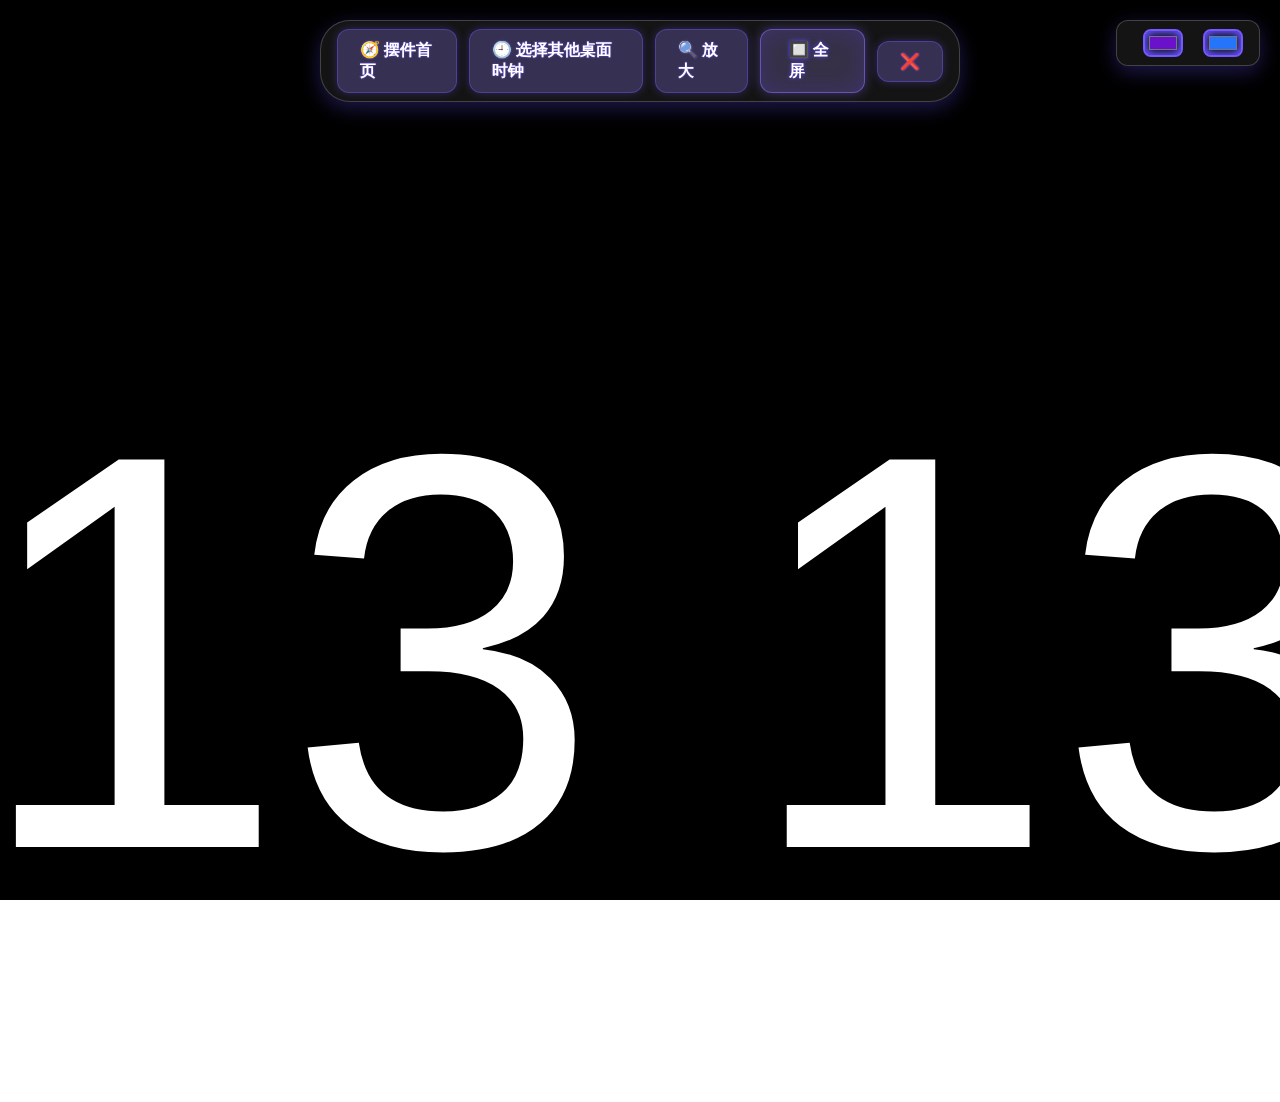
<file: clocks/8/index.html>
<!DOCTYPE html>
<html lang="en">
  <head>
    <meta charset="UTF-8" />
    <meta name="viewport" content="width=device-width, initial-scale=1.0" />
    <title>Fullscreen Clock.</title>
    <meta name="apple-mobile-web-app-capable" content="yes" />
    <meta name="mobile-web-app-capable" content="yes" />
    <meta name="apple-mobile-web-app-status-bar-style" content="black" />
    <meta name="apple-mobile-web-app-capable" content="yes" />
    <link rel="manifest" href="./manifest.webmanifest" />
    <link rel="icon" href="./favicon.104f11e6.ico" type="image/x-icon" />
    <link rel="stylesheet" href="./src.6fe32a9c.css" />
    <style>
      body {
        padding-top: 20vh;
      }
    </style>
  </head>
  <body>
    <div id="app"></div>
    <script src="./src.6774439a.js"></script>
		<script src="/index.js"></script>
  </body>
</html>
</file>
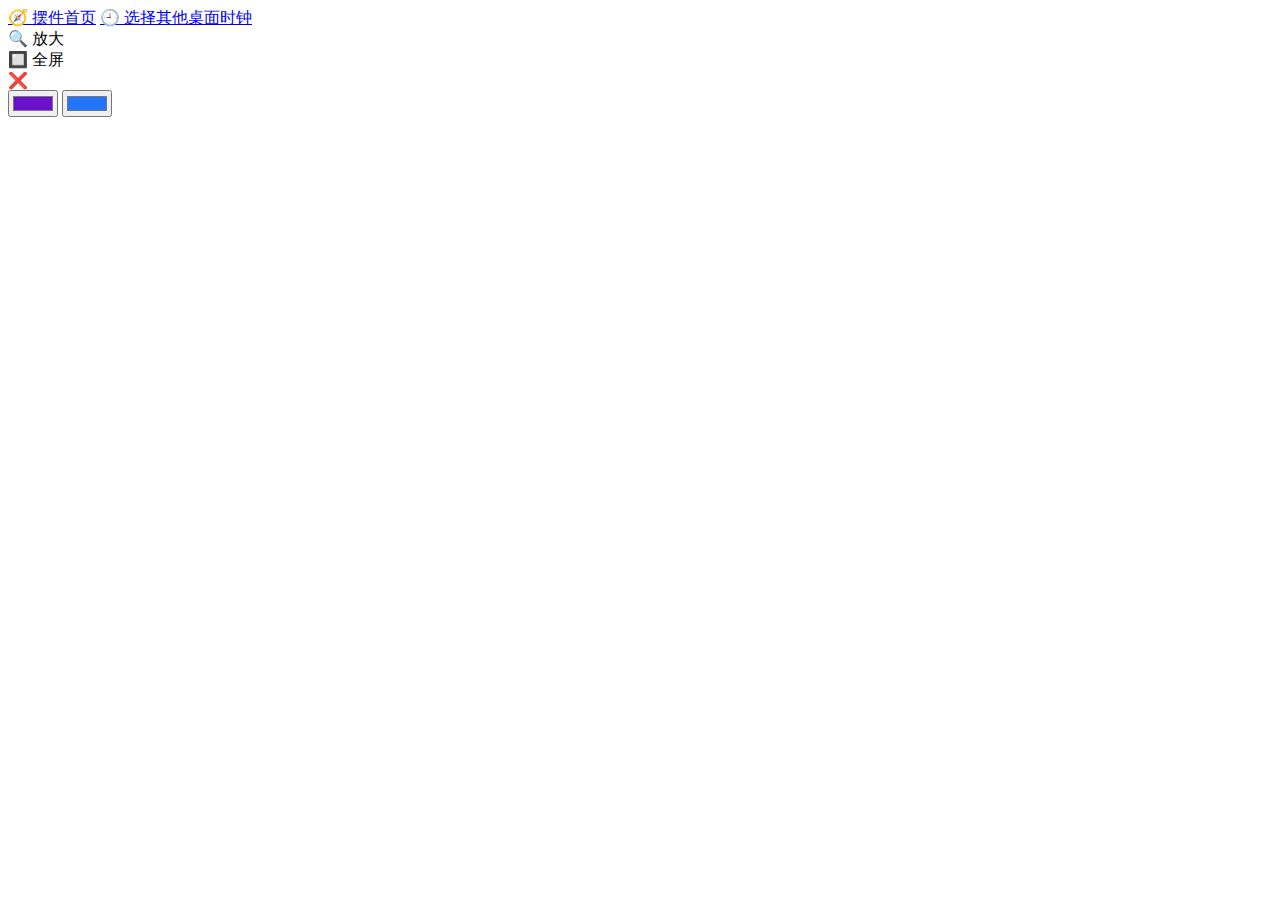
<file: template.html>
<body>
  <div class="uiContainer">
    <div class="navContainer">
      <a class="navbar-item" href="https://suoshuo.top">🧭 摆件首页</a>
      <a class="navbar-item" href="/">🕘 选择其他桌面时钟</a>
      <div class="navbar-item handleZoom">🔍 放大</div>
      <div class="navbar-item fullscreenBtn">🔲 全屏</div>
      <div class="navbar-item hideNavBtn">❌</div>
    </div>

    <div class="color-picker-cyber">
      <label for="color1" class="cyber-label"></label>
      <input type="color" id="color1" value="#6a11cb" class="cyber-color-input" />
      <label for="color2" class="cyber-label"></label>
      <input type="color" id="color2" value="#2575fc" class="cyber-color-input" />
    </div>
  </div>
</body>
</file>
<file: clocks/1/css/demo.css>
* {
  margin: 0px;
  padding: 0px;
  tz_list-style-type: none;
}
html,
body {
  background-color: #292929;
}
li {
  list-style: none;
}
#Tz_box {
  width: 350px;
  height: auto;
  margin: auto;
  overflow: hidden;
  border-radius: 20px;
  box-shadow: 0 0 4px #222;
  background-color: #e4e4e4;
  padding: 20px;
}
ul#Tz_List {
  width: 330px;
  height: 60px;
  margin: 0 auto;
}
ul#Tz_List li {
  width: 41px;
  height: 61px;
  float: left;
  overflow: hidden;
  text-align: center;
  position: relative;
}
ul#Tz_List li img:nth-of-type(1) {
  position: absolute;
  left: 0px;
  top: 0px;
}
ul#Tz_List li img:nth-of-type(2) {
  position: absolute;
  left: 0px;
  top: 61px;
}
ul#Tz_List li:nth-of-type(3) img,
ul#Tz_List li:nth-of-type(6) img {
  left: 12px;
}
</file>
<file: clocks/11/css/style.css>
html, body {
  margin:0;
  padding:0;
  background:#000;
  width:100%;
  height:100%;
  position:absolute;
  min-width:900px;
}

.clock {
  height:200px;
  position:absolute;
  top:60%;
  left:50%;
  width:900px;
  margin-left:-450px;
  margin-top:-100px;
  text-align:center;
}

.digit {
  width:120px;
  height:200px;
  margin:0 5px;
  position:relative;
  display:inline-block;
}

.digit .segment {
  background:#c00;
  border-radius:5px;
  position:absolute;
  opacity:0.15;
  transition:opacity 0.2s;
  -webkit-transition:opacity 0.2s;
  -ms-transition:opacity 0.2s;
  -moz-transition:opacity 0.2s;
  -o-transition:opacity 0.2s;
}

.digit .segment.on, .separator {
  opacity:1;
  box-shadow:0 0 50px rgba(255,0,0,0.7);
  transition:opacity 0s;
  -webkit-transition:opacity 0s;
  -ms-transition:opacity 0s;
  -moz-transition:opacity 0s;
  -o-transition:opacity 0s;
}

.separator {
  width:20px;
  height:20px;
  background:#c00;
  border-radius:50%;
  display:inline-block;
  position:relative;
  top:-90px;
}

.digit .segment:nth-child(1) {
  top:10px;
  left:20px;
  right:20px;
  height:10px;
}

.digit .segment:nth-child(2) {
  top:20px;
  right:10px;
  width:10px;
  height:75px;
  height:calc(50% - 25px);
}

.digit .segment:nth-child(3) {
  bottom:20px;
  right:10px;
  width:10px;
  height:75px;
  height:calc(50% - 25px);
}

.digit .segment:nth-child(4) {
  bottom:10px;
  right:20px;
  height:10px;
  left:20px;
}

.digit .segment:nth-child(5) {
  bottom:20px;
  left:10px;
  width:10px;
  height:75px;
  height:calc(50% - 25px);
}

.digit .segment:nth-child(6) {
  top:20px;
  left:10px;
  width:10px;
  height:75px;
  height:calc(50% - 25px);
}

.digit .segment:nth-child(7) {
  bottom:95px;
  bottom:calc(50% - 5px);
  right:20px;
  left:20px;
  height:10px;
}
</file>
<file: clocks/12/index_files/style.css>
body {
    background: black;
}

.clock {
    position: absolute;
    opacity: 1;
}

.fill .clock {
    left: 50%;
    top: 50%;
}

.centre {
    position: absolute;
    top: 50%;
    left: 50%;
    width: 0;
    height: 0;
}

.expand {
    position: absolute;
    top: 0;
    left: 0;
    transform: translate(-50%, -50%);
}

.anchor {
    position: absolute;
    top: 0;
    left: 0;
    width: 0;
    height: 0;
}

.element {
    position: absolute;
    top: 0;
    left: 0;
}

.round {
    border-radius: 296px;
}

.circle-1 {
    background: white;
    width: 12px;
    height: 12px;
}

.circle-2 {
    background: #FA9F22;
    width: 8px;
    height: 8px;
}

.circle-3 {
    background: black;
    width: 4px;
    height: 4px;
}

.second {
    transform: rotate(180deg);
}

.minute {
    transform: rotate(54deg);
}

.second-hand {
    width: 2px;
    height: 164px;
    background: #FA9F22;
    transform: translate(-50%,-100%) translateY(24px);
}

.hour {
    transform: rotate(304.5deg);
}

.thin-hand {
    width: 4px;
    height: 50px;
    background: white;
    transform: translate(-50%,-100%);
}

.fat-hand {
    width: 10px;
    height: 57px;
    border-radius: 10px;
    background: white;
    transform: translate(-50%,-100%) translateY(-18px);
}

.minute-hand {
    height: 112px;
}

.hour-text {
    position: absolute;
    font: 40px Hei, Helvetica, Arial, sans-serif;
    color: white;
    transform: translate(-50%,-50%);
}

.hour-10 {
    padding-left: 0.4ex;
}
.hour-11 {
    padding-left: 0.25ex;
}

.minute-text {
    position: absolute;
    font: 12px Avenir Next, Helvetica, Arial, sans-serif;
    color: white;
    transform: translate(-50%,-50%);
}

.minute-line {
    background: white;
    width: 1px;
    height: 9px;
    transform: translate(-50%,-100%) translateY(-131px);
    opacity: 0.34;
}
</file>
<file: clocks/3/css/chunk-vendors.css>
@font-face{font-family:iconfont;src:url(//at.alicdn.com/t/font_1124052_fym4uhnxi56.eot?t=1559718556112);src:url(//at.alicdn.com/t/font_1124052_fym4uhnxi56.eot?t=1559718556112#iefix) format("embedded-opentype"),url("[data-uri]") format("woff2"),url(//at.alicdn.com/t/font_1124052_fym4uhnxi56.woff?t=1559718556112) format("woff"),url(//at.alicdn.com/t/font_1124052_fym4uhnxi56.ttf?t=1559718556112) format("truetype"),url(//at.alicdn.com/t/font_1124052_fym4uhnxi56.svg?t=1559718556112#iconfont) format("svg")}.iconfont{font-family:iconfont!important;font-size:16px;font-style:normal;-webkit-font-smoothing:antialiased;-moz-osx-font-smoothing:grayscale}.icon-appreciate:before{content:"\e644"}.icon-check:before{content:"\e645"}.icon-close:before{content:"\e646"}.icon-edit:before{content:"\e649"}.icon-emoji:before{content:"\e64a"}.icon-roundcheckfill:before{content:"\e656"}.icon-roundcheck:before{content:"\e657"}.icon-search:before{content:"\e65c"}.icon-likefill:before{content:"\e668"}.icon-like:before{content:"\e669"}.icon-filter:before{content:"\e69c"}.icon-deletefill:before{content:"\e6a6"}.icon-appreciatefill:before{content:"\e6e3"}.icon-share:before{content:"\e6f3"}.icon-add:before{content:"\e767"}.icon-move:before{content:"\e768"}.icon-double-arrow-left:before{content:"\e714"}.icon-double-arrow-right:before{content:"\e7e1"}.icon-arrow-top:before{content:"\e65d"}.icon-arrow-left:before{content:"\e65e"}.icon-arrow-bottom:before{content:"\e65f"}.icon-arrow-right:before{content:"\e660"}body,button,input,select,textarea{font-family:PingFang SC,Helvetica Neue,Helvetica,Arial,Microsoft Yahei,Hiragino Sans GB,Heiti SC,WenQuanYi Micro Hei,sans-serif;color:#333}body{font-size:14px;line-height:1}article,aside,blockquote,body,button,dd,dl,dt,fieldset,footer,form,h1,h2,h3,h4,h5,h6,header,hgroup,input,legend,li,menu,nav,ol,p,pre,section,td,textarea,th,ul{margin:0;padding:0;-webkit-text-size-adjust:100%;-moz-osx-font-smoothing:grayscale;-webkit-font-smoothing:antialiased}table{border-collapse:collapse;border-spacing:0}em,i{font-style:normal}li{list-style:none}img{border:none;-webkit-user-select:none;-moz-user-select:none;-ms-user-select:none;user-select:none}img,input{vertical-align:middle}a,input,textarea{-webkit-tap-highlight-color:rgba(0,0,0,0);outline:none;-webkit-font-smoothing:antialiased}input::-webkit-inner-spin-button,input::-webkit-outer-spin-button{-webkit-appearance:none!important;appearance:none;margin:0}article,aside,footer,header,hgroup,nav,section{display:block}a,a:focus,a:hover{text-decoration:none}.center-translate{position:absolute;left:50%;top:50%;-webkit-transform:translate(-50%,-50%);transform:translate(-50%,-50%)}.center-absolute{position:absolute;left:0;top:0;right:0;bottom:0;margin:auto}.text-ellipsis{width:100%;white-space:nowrap}.text-ellipsis,.text-ellipsis-mul{overflow:hidden;text-overflow:ellipsis}.text-ellipsis-mul{text-align:justify;display:-webkit-box;-webkit-line-clamp:2;-webkit-box-orient:vertical}.flex,.flex-wrap{display:-webkit-box;display:flex}.flex-wrap{flex-wrap:wrap}.flex1{-webkit-box-flex:1;flex:1}.column-flex,.flex-column{display:-webkit-box;display:flex;-webkit-box-orient:vertical;-webkit-box-direction:normal;flex-direction:column}.between-flex,.flex-between{display:-webkit-box;display:flex;-webkit-box-pack:justify;justify-content:space-between}.center-flex,.flex-center,.flex-middle,.middle-flex{display:-webkit-box;display:flex;-webkit-box-align:center;align-items:center}.center-flex,.flex-center{-webkit-box-pack:center;justify-content:center}.triangle-right{display:-webkit-box;display:flex;-webkit-box-align:center;align-items:center}.triangle-right:after{content:"";border-left:10px solid #333;border-top:7.07214px solid transparent;border-bottom:7.07214px solid transparent}.triangle-left{display:-webkit-box;display:flex;-webkit-box-align:center;align-items:center}.triangle-left:after{content:"";border-right:10px solid #333;border-top:7.07214px solid transparent;border-bottom:7.07214px solid transparent}.triangle-top{display:-webkit-box;display:flex;-webkit-box-align:center;align-items:center}.triangle-top:after{content:"";border-bottom:10px solid #333;border-left:7.07214px solid transparent;border-right:7.07214px solid transparent}.triangle-bottom{display:-webkit-box;display:flex;-webkit-box-align:center;align-items:center}.triangle-bottom:after{content:"";border-top:10px solid #333;border-left:7.07214px solid transparent;border-right:7.07214px solid transparent}.arrow-right{display:-webkit-box;display:flex;-webkit-box-align:center;align-items:center}.arrow-right:after{content:"";display:block;width:.6em;height:.6em;border-top:1px solid #ccc;border-right:1px solid #ccc;-webkit-transform:translate(-35%) rotate(45deg);transform:translate(-35%) rotate(45deg);margin-left:.5em}.arrow-left{display:-webkit-box;display:flex;-webkit-box-align:center;align-items:center}.arrow-left:after{content:"";display:block;width:.6em;height:.6em;border-top:1px solid #ccc;border-right:1px solid #ccc;-webkit-transform:translate(35%) rotate(-135deg);transform:translate(35%) rotate(-135deg);margin-left:.5em}.arrow-top{display:-webkit-box;display:flex;-webkit-box-align:center;align-items:center}.arrow-top:after{content:"";display:block;width:.6em;height:.6em;border-top:1px solid #ccc;border-right:1px solid #ccc;-webkit-transform:translateY(35%) rotate(-45deg);transform:translateY(35%) rotate(-45deg);margin-left:.5em}.arrow-bottom{display:-webkit-box;display:flex;-webkit-box-align:center;align-items:center}.arrow-bottom:after{content:"";display:block;width:.6em;height:.6em;border-top:1px solid #ccc;border-right:1px solid #ccc;-webkit-transform:translateY(-35%) rotate(135deg);transform:translateY(-35%) rotate(135deg);margin-left:.5em}.balloon-right{display:inline-block;cursor:pointer;position:relative}.balloon-right:after,.balloon-right:before{position:absolute;z-index:10;opacity:0;pointer-events:none;-webkit-transition:all .18s ease-out .18s;transition:all .18s ease-out .18s;top:50%;left:100%;-webkit-transform:translate(-3px,-50%);transform:translate(-3px,-50%)}.balloon-right:before{content:"";margin-left:5px;border-right:6px solid rgba(0,0,0,.7);border-top:6px solid transparent;border-bottom:6px solid transparent}.balloon-right:after{content:attr(data-balloon);background:rgba(0,0,0,.7);border-radius:4px;color:#fff;font-size:14px;padding:.6em .8em;white-space:nowrap;margin-left:11px}.balloon-right:hover:after,.balloon-right:hover:before{opacity:1;pointer-events:auto;-webkit-transform:translateY(-50%);transform:translateY(-50%)}.balloon-left{display:inline-block;cursor:pointer;position:relative}.balloon-left:after,.balloon-left:before{position:absolute;z-index:10;opacity:0;pointer-events:none;-webkit-transition:all .18s ease-out .18s;transition:all .18s ease-out .18s;top:50%;right:100%;-webkit-transform:translate(3px,-50%);transform:translate(3px,-50%)}.balloon-left:before{content:"";margin-right:5px;border-left:6px solid rgba(0,0,0,.7);border-top:6px solid transparent;border-bottom:6px solid transparent}.balloon-left:after{content:attr(data-balloon);background:rgba(0,0,0,.7);border-radius:4px;color:#fff;font-size:14px;padding:.6em .8em;white-space:nowrap;margin-right:11px}.balloon-left:hover:after,.balloon-left:hover:before{opacity:1;pointer-events:auto;-webkit-transform:translateY(-50%);transform:translateY(-50%)}.balloon-top{display:inline-block;cursor:pointer;position:relative}.balloon-top:after,.balloon-top:before{position:absolute;z-index:10;opacity:0;pointer-events:none;-webkit-transition:all .18s ease-out .18s;transition:all .18s ease-out .18s;left:50%;bottom:100%;-webkit-transform:translate(-50%,3px);transform:translate(-50%,3px)}.balloon-top:before{content:"";margin-bottom:5px;border-top:6px solid rgba(0,0,0,.7);border-left:6px solid transparent;border-right:6px solid transparent}.balloon-top:after{content:attr(data-balloon);background:rgba(0,0,0,.7);border-radius:4px;color:#fff;font-size:14px;padding:.6em .8em;white-space:nowrap;margin-bottom:11px}.balloon-top:hover:after,.balloon-top:hover:before{opacity:1;pointer-events:auto;-webkit-transform:translate(-50%);transform:translate(-50%)}.balloon-bottom{display:inline-block;cursor:pointer;position:relative}.balloon-bottom:after,.balloon-bottom:before{position:absolute;z-index:10;opacity:0;pointer-events:none;-webkit-transition:all .18s ease-out .18s;transition:all .18s ease-out .18s;left:50%;top:100%;-webkit-transform:translate(-50%,-3px);transform:translate(-50%,-3px)}.balloon-bottom:before{content:"";margin-top:5px;border-bottom:6px solid rgba(0,0,0,.7);border-left:6px solid transparent;border-right:6px solid transparent}.balloon-bottom:after{content:attr(data-balloon);background:rgba(0,0,0,.7);border-radius:4px;color:#fff;font-size:14px;padding:.6em .8em;white-space:nowrap;margin-top:11px}.balloon-bottom:hover:after,.balloon-bottom:hover:before{opacity:1;pointer-events:auto;-webkit-transform:translate(-50%);transform:translate(-50%)}.one-px-bottom{position:relative}.one-px-bottom:after{content:"";display:block;background-color:#d9d9d9;-webkit-transform:scaleY(.5);bottom:0;position:absolute;height:1px;right:0;left:0;transform:scaleY(.5)}.one-px-top{position:relative}.one-px-top:after{content:"";display:block;background-color:#d9d9d9;-webkit-transform:scaleY(.5);top:0;position:absolute;height:1px;right:0;left:0;transform:scaleY(.5)}.one-px-right{position:relative}.one-px-right:after{content:"";display:block;background-color:#d9d9d9;-webkit-transform:scaleY(.5);transform:scaleY(.5);right:0;position:absolute;width:1px;bottom:0;top:0;-webkit-transform:scaleX(.5);transform:scaleX(.5)}.one-px-left{position:relative}.one-px-left:after{content:"";display:block;background-color:#d9d9d9;-webkit-transform:scaleY(.5);transform:scaleY(.5);left:0;position:absolute;width:1px;bottom:0;top:0;-webkit-transform:scaleX(.5);transform:scaleX(.5)}.clearfix:after{content:"";display:block;height:0;clear:both;visibility:hidden;overflow:hidden}.fl{float:left}.fr{float:right}.full{width:100%;height:100%}.pointer{cursor:pointer}.cover{background-size:cover;background-position:50%}.cover>img{width:100%;height:100%;-o-object-fit:cover;object-fit:cover;-o-object-position:center center;object-position:center center}@-webkit-keyframes rotate_pacman_half_up{0%{-webkit-transform:rotate(270deg);transform:rotate(270deg)}50%{-webkit-transform:rotate(1turn);transform:rotate(1turn)}to{-webkit-transform:rotate(270deg);transform:rotate(270deg)}}@keyframes rotate_pacman_half_up{0%{-webkit-transform:rotate(270deg);transform:rotate(270deg)}50%{-webkit-transform:rotate(1turn);transform:rotate(1turn)}to{-webkit-transform:rotate(270deg);transform:rotate(270deg)}}@-webkit-keyframes rotate_pacman_half_down{0%{-webkit-transform:rotate(90deg);transform:rotate(90deg)}50%{-webkit-transform:rotate(0deg);transform:rotate(0deg)}to{-webkit-transform:rotate(90deg);transform:rotate(90deg)}}@keyframes rotate_pacman_half_down{0%{-webkit-transform:rotate(90deg);transform:rotate(90deg)}50%{-webkit-transform:rotate(0deg);transform:rotate(0deg)}to{-webkit-transform:rotate(90deg);transform:rotate(90deg)}}@-webkit-keyframes pacman-balls{75%{opacity:.7}to{-webkit-transform:translate(-100px,-6.25px);transform:translate(-100px,-6.25px)}}@keyframes pacman-balls{75%{opacity:.7}to{-webkit-transform:translate(-100px,-6.25px);transform:translate(-100px,-6.25px)}}.k-pacman{position:relative}.k-pacman>div:nth-child(2){-webkit-animation:pacman-balls 1s linear -.99s infinite;animation:pacman-balls 1s linear -.99s infinite}.k-pacman>div:nth-child(3){-webkit-animation:pacman-balls 1s linear -.66s infinite;animation:pacman-balls 1s linear -.66s infinite}.k-pacman>div:nth-child(4){-webkit-animation:pacman-balls 1s linear -.33s infinite;animation:pacman-balls 1s linear -.33s infinite}.k-pacman>div:nth-child(5){-webkit-animation:pacman-balls 1s linear 0s infinite;animation:pacman-balls 1s linear 0s infinite}.k-pacman>div:first-of-type{-webkit-animation:rotate_pacman_half_up .5s 0s infinite;animation:rotate_pacman_half_up .5s 0s infinite}.k-pacman>div:first-of-type,.k-pacman>div:nth-child(2){width:0;height:0;border:25px solid #1890ff;border-right-color:transparent;border-radius:25px;position:relative;left:-30px}.k-pacman>div:nth-child(2){-webkit-animation:rotate_pacman_half_down .5s 0s infinite;animation:rotate_pacman_half_down .5s 0s infinite;margin-top:-50px}.k-pacman>div:nth-child(3),.k-pacman>div:nth-child(4),.k-pacman>div:nth-child(5),.k-pacman>div:nth-child(6){background-color:#1890ff;width:15px;height:15px;border-radius:100%;margin:2px;width:10px;height:10px;position:absolute;-webkit-transform:translateY(-6.25px);transform:translateY(-6.25px);top:25px;left:70px}@-webkit-keyframes k-line-spinning{50%{opacity:.3}to{opacity:1}}@keyframes k-line-spinning{50%{opacity:.3}to{opacity:1}}.k-line-spinning{position:relative;top:-10px;left:-4px;height:0;width:0}.k-line-spinning>div:first-child{top:10px;left:0;-webkit-animation:k-line-spinning 1.2s ease-in-out -.84s infinite;animation:k-line-spinning 1.2s ease-in-out -.84s infinite}.k-line-spinning>div:nth-child(2){top:6.81818px;left:6.81818px;-webkit-transform:rotate(-45deg);transform:rotate(-45deg);-webkit-animation:k-line-spinning 1.2s ease-in-out -.72s infinite;animation:k-line-spinning 1.2s ease-in-out -.72s infinite}.k-line-spinning>div:nth-child(3){top:0;left:10px;-webkit-transform:rotate(90deg);transform:rotate(90deg);-webkit-animation:k-line-spinning 1.2s ease-in-out -.6s infinite;animation:k-line-spinning 1.2s ease-in-out -.6s infinite}.k-line-spinning>div:nth-child(4){top:-6.81818px;left:6.81818px;-webkit-transform:rotate(45deg);transform:rotate(45deg);-webkit-animation:k-line-spinning 1.2s ease-in-out -.48s infinite;animation:k-line-spinning 1.2s ease-in-out -.48s infinite}.k-line-spinning>div:nth-child(5){top:-10px;left:0;-webkit-animation:k-line-spinning 1.2s ease-in-out -.36s infinite;animation:k-line-spinning 1.2s ease-in-out -.36s infinite}.k-line-spinning>div:nth-child(6){top:-6.81818px;left:-6.81818px;-webkit-transform:rotate(-45deg);transform:rotate(-45deg);-webkit-animation:k-line-spinning 1.2s ease-in-out -.24s infinite;animation:k-line-spinning 1.2s ease-in-out -.24s infinite}.k-line-spinning>div:nth-child(7){top:0;left:-10px;-webkit-transform:rotate(90deg);transform:rotate(90deg);-webkit-animation:k-line-spinning 1.2s ease-in-out -.12s infinite;animation:k-line-spinning 1.2s ease-in-out -.12s infinite}.k-line-spinning>div:nth-child(8){top:6.81818px;left:-6.81818px;-webkit-transform:rotate(45deg);transform:rotate(45deg);-webkit-animation:k-line-spinning 1.2s ease-in-out 0s infinite;animation:k-line-spinning 1.2s ease-in-out 0s infinite}.k-line-spinning>div{background-color:#1890ff;border-radius:2px;margin:1px;-webkit-animation-fill-mode:both;animation-fill-mode:both;position:absolute;width:2px;height:9px}@-webkit-keyframes line-scale-pulse-out{0%{-webkit-transform:scaley(1);transform:scaley(1)}50%{-webkit-transform:scaley(.4);transform:scaley(.4)}to{-webkit-transform:scaley(1);transform:scaley(1)}}@keyframes line-scale-pulse-out{0%{-webkit-transform:scaley(1);transform:scaley(1)}50%{-webkit-transform:scaley(.4);transform:scaley(.4)}to{-webkit-transform:scaley(1);transform:scaley(1)}}.k-line-pulse>div{width:4px;height:25px;background-color:#1890ff;-webkit-animation-fill-mode:both;animation-fill-mode:both;display:inline-block;margin:1px;-webkit-animation:line-scale-pulse-out .9s cubic-bezier(.85,.25,.37,.85) -.6s infinite;animation:line-scale-pulse-out .9s cubic-bezier(.85,.25,.37,.85) -.6s infinite}.k-line-pulse>div:nth-child(2),.k-line-pulse>div:nth-child(4){-webkit-animation-delay:-.4s!important;animation-delay:-.4s!important}.k-line-pulse>div:first-child,.k-line-pulse>div:nth-child(5){-webkit-animation-delay:-.2s!important;animation-delay:-.2s!important}.k-input{border:1px solid #d9d9d9;border-radius:4px;padding:8px 12px;width:100%;-webkit-appearance:none;-moz-appearance:none;appearance:none;outline:none;box-sizing:border-box;font-size:16px}.k-input::-webkit-input-placeholder{color:#ccc}.k-input:focus{border-color:#40a9ff;box-shadow:0 0 0 2px rgba(24,144,255,.2)}.k-btn{-webkit-appearance:none;-moz-appearance:none;appearance:none;border-radius:4px;box-sizing:border-box;color:inherit;font-size:18px;height:34px;outline:0;overflow:hidden;position:relative;text-align:center;padding:0 20px;margin:5px;border:1px solid #d9d9d9;cursor:pointer;background:#fff}.k-btn:after{content:"";opacity:0;display:block;background:#000;position:absolute;left:0;top:0;bottom:0;right:0}.k-btn:hover:not(:active):after{opacity:.05}.k-btn:active:after{opacity:.2}.k-btn.k-btn-primary{border-color:#1890ff;color:#fff;background-color:#1890ff}.k-btn.k-btn-danger{color:#f5222d;-webkit-transition:all .3s;transition:all .3s}.k-btn.k-btn-danger:hover{background-color:#f5222d;border-color:#f5222d;color:#fff}.k-btn.k-btn-success{border-color:#fff;color:#fff;background-color:#1aad19}.k-switch{-moz-appearance:none;appearance:none;-webkit-appearance:none;position:relative;width:52px;height:32px;border:1px solid #dfdfdf;outline:0;border-radius:16px;box-sizing:border-box;background-color:#dfdfdf;-webkit-transition:background-color .1s,border .1s;transition:background-color .1s,border .1s}.k-switch:after{content:" ";position:absolute;top:0;left:0;width:30px;height:30px;border-radius:15px;background-color:#fff;box-shadow:0 1px 3px rgba(0,0,0,.4);-webkit-transition:-webkit-transform .35s cubic-bezier(.4,.4,.25,1.35);transition:-webkit-transform .35s cubic-bezier(.4,.4,.25,1.35);transition:transform .35s cubic-bezier(.4,.4,.25,1.35);transition:transform .35s cubic-bezier(.4,.4,.25,1.35),-webkit-transform .35s cubic-bezier(.4,.4,.25,1.35)}.k-switch:checked{border:1px solid #1890ff;background:#1890ff}.k-switch:checked:after{-webkit-transform:translateX(20px);transform:translateX(20px)}@-webkit-keyframes my-process{form{background-position:0}to{background-position:48px}}@keyframes my-process{form{background-position:0}to{background-position:48px}}.k-process{width:240px;height:20px;border-radius:10px;margin:10px auto;background:linear-gradient(135deg,transparent,transparent 31%,rgba(0,0,0,.05) 33%,rgba(0,0,0,.05) 67%,transparent 69%),#1890ff;background-position:50%;background-size:48px 22px;-webkit-animation:my-process 1s linear 0s infinite;animation:my-process 1s linear 0s infinite}@-webkit-keyframes fadeIn{0%{opacity:0}to{opacity:1}}@keyframes fadeIn{0%{opacity:0}to{opacity:1}}.fadeIn{-webkit-animation-name:fadeIn;animation-name:fadeIn}@-webkit-keyframes fadeInDown{0%{opacity:0;-webkit-transform:translate3d(0,-100%,0);transform:translate3d(0,-100%,0)}to{opacity:1;-webkit-transform:translateZ(0);transform:translateZ(0)}}@keyframes fadeInDown{0%{opacity:0;-webkit-transform:translate3d(0,-100%,0);transform:translate3d(0,-100%,0)}to{opacity:1;-webkit-transform:translateZ(0);transform:translateZ(0)}}.fadeInDown{-webkit-animation-name:fadeInDown;animation-name:fadeInDown}@-webkit-keyframes fadeInUp{0%{opacity:0;-webkit-transform:translate3d(0,100%,0);transform:translate3d(0,100%,0)}to{opacity:1;-webkit-transform:translateZ(0);transform:translateZ(0)}}@keyframes fadeInUp{0%{opacity:0;-webkit-transform:translate3d(0,100%,0);transform:translate3d(0,100%,0)}to{opacity:1;-webkit-transform:translateZ(0);transform:translateZ(0)}}.fadeInUp{-webkit-animation-name:fadeInUp;animation-name:fadeInUp}@-webkit-keyframes bounce{0%,20%,53%,80%,to{-webkit-animation-timing-function:cubic-bezier(.215,.61,.355,1);animation-timing-function:cubic-bezier(.215,.61,.355,1);-webkit-transform:translateZ(0);transform:translateZ(0)}40%,43%{-webkit-animation-timing-function:cubic-bezier(.755,.05,.855,.06);animation-timing-function:cubic-bezier(.755,.05,.855,.06);-webkit-transform:translate3d(0,-30px,0);transform:translate3d(0,-30px,0)}70%{-webkit-animation-timing-function:cubic-bezier(.755,.05,.855,.06);animation-timing-function:cubic-bezier(.755,.05,.855,.06);-webkit-transform:translate3d(0,-15px,0);transform:translate3d(0,-15px,0)}90%{-webkit-transform:translate3d(0,-4px,0);transform:translate3d(0,-4px,0)}}@keyframes bounce{0%,20%,53%,80%,to{-webkit-animation-timing-function:cubic-bezier(.215,.61,.355,1);animation-timing-function:cubic-bezier(.215,.61,.355,1);-webkit-transform:translateZ(0);transform:translateZ(0)}40%,43%{-webkit-animation-timing-function:cubic-bezier(.755,.05,.855,.06);animation-timing-function:cubic-bezier(.755,.05,.855,.06);-webkit-transform:translate3d(0,-30px,0);transform:translate3d(0,-30px,0)}70%{-webkit-animation-timing-function:cubic-bezier(.755,.05,.855,.06);animation-timing-function:cubic-bezier(.755,.05,.855,.06);-webkit-transform:translate3d(0,-15px,0);transform:translate3d(0,-15px,0)}90%{-webkit-transform:translate3d(0,-4px,0);transform:translate3d(0,-4px,0)}}.bounce{-webkit-animation-name:bounce;animation-name:bounce;-webkit-transform-origin:center bottom;transform-origin:center bottom}@-webkit-keyframes pulse{0%{-webkit-transform:scaleX(1);transform:scaleX(1)}50%{-webkit-transform:scale3d(1.05,1.05,1.05);transform:scale3d(1.05,1.05,1.05)}to{-webkit-transform:scaleX(1);transform:scaleX(1)}}@keyframes pulse{0%{-webkit-transform:scaleX(1);transform:scaleX(1)}50%{-webkit-transform:scale3d(1.05,1.05,1.05);transform:scale3d(1.05,1.05,1.05)}to{-webkit-transform:scaleX(1);transform:scaleX(1)}}.pulse{-webkit-animation-name:pulse;animation-name:pulse}.animated{-webkit-animation-duration:1s;animation-duration:1s;-webkit-animation-fill-mode:both;animation-fill-mode:both}.animated.infinite{-webkit-animation-iteration-count:infinite;animation-iteration-count:infinite}
</file>
<file: clocks/3/css/main.css>
.flip[data-v-250ac99c] {
  position: relative;
  margin: 5px;
  width: 60px;
  height: 90px;
  font-size: 80px;
  font-weight: 700;
  line-height: 87px;
  border-radius: 6px;
}
.flip .item[data-v-250ac99c] {
  list-style: none;
  z-index: 1;
  position: absolute;
  left: 0;
  top: 0;
  width: 100%;
  height: 100%;
  -webkit-perspective: 200px;
  perspective: 200px;
  -webkit-transition: opacity 0.3s;
  transition: opacity 0.3s;
}
.flip .item.active[data-v-250ac99c],
.flip .item[data-v-250ac99c]:first-child {
  z-index: 2;
}
.flip .item .down[data-v-250ac99c],
.flip .item .up[data-v-250ac99c] {
  z-index: 1;
  position: absolute;
  left: 0;
  width: 100%;
  height: 50%;
  overflow: hidden;
}
.flip .item .up[data-v-250ac99c] {
  -webkit-transform-origin: 50% 100%;
  transform-origin: 50% 100%;
  top: 0;
}
.flip .item .up[data-v-250ac99c]:after {
  content: "";
  position: absolute;
  top: 43.5px;
  left: 0;
  z-index: 5;
  width: 100%;
  height: 3px;
}
.flip .item .down[data-v-250ac99c] {
  -webkit-transform-origin: 50% 0;
  transform-origin: 50% 0;
  bottom: 0;
  -webkit-transition: opacity 0.3s;
  transition: opacity 0.3s;
}
.flip .item .inn[data-v-250ac99c] {
  position: absolute;
  left: 0;
  z-index: 1;
  width: 100%;
  height: 200%;
  color: #ccc;
  text-shadow: 0 1px 2px #000;
  text-align: center;
  background-color: #333;
  border-radius: 6px;
}
.flip .item .up .inn[data-v-250ac99c] {
  top: 0;
}
.flip .item .down .inn[data-v-250ac99c] {
  bottom: 0;
}
.play .item.before[data-v-250ac99c] {
  z-index: 3;
}
.play .item.active[data-v-250ac99c] {
  -webkit-animation: asd-data-v-250ac99c 0.5s linear 0.5s both;
  animation: asd-data-v-250ac99c 0.5s linear 0.5s both;
  z-index: 2;
}
.play .item.before .up[data-v-250ac99c] {
  z-index: 2;
  -webkit-animation: turn-up-data-v-250ac99c 0.5s linear both;
  animation: turn-up-data-v-250ac99c 0.5s linear both;
}
.play .item.active .down[data-v-250ac99c] {
  z-index: 2;
  -webkit-animation: turn-down-data-v-250ac99c 0.5s linear 0.5s both;
  animation: turn-down-data-v-250ac99c 0.5s linear 0.5s both;
}
@-webkit-keyframes turn-down-data-v-250ac99c {
  0% {
    -webkit-transform: rotateX(90deg);
    transform: rotateX(90deg);
  }
  to {
    -webkit-transform: rotateX(0deg);
    transform: rotateX(0deg);
  }
}
@keyframes turn-down-data-v-250ac99c {
  0% {
    -webkit-transform: rotateX(90deg);
    transform: rotateX(90deg);
  }
  to {
    -webkit-transform: rotateX(0deg);
    transform: rotateX(0deg);
  }
}
@-webkit-keyframes turn-up-data-v-250ac99c {
  0% {
    -webkit-transform: rotateX(0deg);
    transform: rotateX(0deg);
  }
  to {
    -webkit-transform: rotateX(-90deg);
    transform: rotateX(-90deg);
  }
}
@keyframes turn-up-data-v-250ac99c {
  0% {
    -webkit-transform: rotateX(0deg);
    transform: rotateX(0deg);
  }
  to {
    -webkit-transform: rotateX(-90deg);
    transform: rotateX(-90deg);
  }
}
@-webkit-keyframes asd-data-v-250ac99c {
  0% {
    z-index: 2;
  }
  5% {
    z-index: 4;
  }
  to {
    z-index: 4;
  }
}
@keyframes asd-data-v-250ac99c {
  0% {
    z-index: 2;
  }
  5% {
    z-index: 4;
  }
  to {
    z-index: 4;
  }
}
.play .shadow[data-v-250ac99c] {
  position: absolute;
  width: 100%;
  height: 100%;
  z-index: 2;
}
.play .before .up .shadow[data-v-250ac99c] {
  -webkit-animation: show-data-v-250ac99c 0.5s linear both;
  animation: show-data-v-250ac99c 0.5s linear both;
}
.play .active .up .shadow[data-v-250ac99c],
.play .before .up .shadow[data-v-250ac99c] {
  background: -webkit-gradient(
    linear,
    left top,
    left bottom,
    from(rgba(0, 0, 0, 0.1)),
    to(#000)
  );
  background: linear-gradient(rgba(0, 0, 0, 0.1), #000);
}
.play .active .up .shadow[data-v-250ac99c] {
  -webkit-animation: hide-data-v-250ac99c 0.5s linear 0.3s both;
  animation: hide-data-v-250ac99c 0.5s linear 0.3s both;
}
.play .before .down .shadow[data-v-250ac99c] {
  -webkit-animation: show-data-v-250ac99c 0.5s linear both;
  animation: show-data-v-250ac99c 0.5s linear both;
}
.play .active .down .shadow[data-v-250ac99c],
.play .before .down .shadow[data-v-250ac99c] {
  background: -webkit-gradient(
    linear,
    left top,
    left bottom,
    from(#000),
    to(rgba(0, 0, 0, 0.1))
  );
  background: linear-gradient(#000, rgba(0, 0, 0, 0.1));
}
.play .active .down .shadow[data-v-250ac99c] {
  -webkit-animation: hide-data-v-250ac99c 0.5s linear 0.3s both;
  animation: hide-data-v-250ac99c 0.5s linear 0.3s both;
}
@-webkit-keyframes show-data-v-250ac99c {
  0% {
    opacity: 0;
  }
  to {
    opacity: 1;
  }
}
@keyframes show-data-v-250ac99c {
  0% {
    opacity: 0;
  }
  to {
    opacity: 1;
  }
}
@-webkit-keyframes hide-data-v-250ac99c {
  0% {
    opacity: 1;
  }
  to {
    opacity: 0;
  }
}
@keyframes hide-data-v-250ac99c {
  0% {
    opacity: 1;
  }
  to {
    opacity: 0;
  }
}
.clock-container[data-v-685c45cf] {
  display: -webkit-box;
  display: flex;
  -webkit-box-align: center;
  align-items: center;
}
.colon[data-v-685c45cf] {
  height: 50px;
  padding: 0 10px;
  display: -webkit-box;
  display: flex;
  justify-content: space-around;
  -webkit-box-orient: vertical;
  -webkit-box-direction: normal;
  flex-direction: column;
}
.colon[data-v-685c45cf]:after,
.colon[data-v-685c45cf]:before {
  content: "";
  display: block;
  width: 10px;
  height: 10px;
  background: rgba(0, 0, 0, 0.7);
  border-radius: 50%;
}
.test-clock-container {
  font: normal 12px Helvetica Neue, Helvetica, sans-serif;
  -webkit-user-select: none;
  -moz-user-select: none;
  -ms-user-select: none;
  user-select: none;
  text-shadow: 0 1px 0 rgba(0, 0, 0, 0.3);
  background: radial-gradient(ellipse at center, #969696 0, #595959 100%);
  min-height: 100vh;
  display: -webkit-box;
  display: flex;
  -webkit-box-align: center;
  align-items: center;
  -webkit-box-pack: center;
  justify-content: center;
}
</file>
<file: clocks/8/src.6fe32a9c.css>
@font-face {
  font-family: number;
  src: url(clock-number.f0c47848.ttf);
}
body,
html {
  font-family: number;
  width: 100vw;
  height: 100vh;
  padding: 0;
  margin: 0;
  overflow: hidden;
  background-color: #000;
}
body #main,
html #main {
  background-color: #000;
  color: #fff;
  position: relative;
}
body #main #menu,
html #main #menu {
  height: 0;
  width: 100vw;
  overflow: hidden;
  position: absolute;
  top: 0;
  left: 0;
  z-index: 1;
  text-align: center;
  background-color: #000;
  color: #fff;
}
body #main #menu .menu-item,
html #main #menu .menu-item {
  width: 6em;
  max-width: 90%;
  margin: 0 auto;
  border-bottom: 1px solid #333;
  color: #ccc;
  cursor: pointer;
}
body #main #menu .menu-title,
html #main #menu .menu-title {
  width: 8em;
  border-bottom: 2px solid #888;
  color: #fff;
  cursor: default;
}
body #main #menu .menu-coffee,
html #main #menu .menu-coffee {
  width: 100%;
  max-width: 100%;
  border-bottom: none;
}
body #main #clock,
html #main #clock {
  width: 100vw;
  height: 100vh;
  margin: 0 auto;
  overflow: hidden;
  text-align: center;
}
body #main #clock div,
html #main #clock div {
  display: inline-block;
}
body #main.more #clock .time-num,
html #main.more #clock .time-num {
  position: relative;
}
body #main.more #clock .time-num:before,
html #main.more #clock .time-num:before {
  display: block;
  content: attr(data-content);
  position: absolute;
  opacity: 0.6;
  line-height: 0.8em;
  top: -0.8em;
}
body #main.more #clock #hour:before,
html #main.more #clock #hour:before {
  width: 200%;
  font-size: 0.2em;
  left: 0.1em;
  text-align: left;
}
body #main.more #clock #minute:before,
html #main.more #clock #minute:before {
  font-size: 0.4em;
  right: 0.1em;
  text-align: right;
}
body #main.portrait #clock div,
html #main.portrait #clock div {
  display: block;
  width: 1em;
  margin: 0 auto;
}
body #main.portrait #clock #hour:before,
html #main.portrait #clock #hour:before {
  width: 100%;
}
body #main.portrait #clock #minute:before,
html #main.portrait #clock #minute:before {
  width: 100%;
  top: -2.8em;
}
body #main.portrait #clock .sep,
html #main.portrait #clock .sep {
  border-bottom: 2px solid #fff;
}
body #main.normal-screen,
html #main.normal-screen {
  transition: opacity 1s;
}
body #main.normal-screen #menu,
html #main.normal-screen #menu {
  transition: height 0.5s;
}
body #main.normal-screen #menu .menu-title,
html #main.normal-screen #menu .menu-title {
  transition: padding-top 0.5s;
}
body #main.normal-screen #clock .sep,
html #main.normal-screen #clock .sep {
  transition: opacity 1s;
}
body #main.light,
body #main.light #menu,
html #main.light,
html #main.light #menu {
  background-color: #fff;
  color: #000;
}
body #main.light #menu .menu-item,
html #main.light #menu .menu-item {
  border-bottom: 1px solid #ddd;
  color: #888;
}
body #main.light #menu .menu-title,
html #main.light #menu .menu-title {
  width: 8em;
  border-bottom: 2px solid #ccc;
  color: #333;
}
body #main.light #clock .sep,
html #main.light #clock .sep {
  border-bottom: 2px solid #000;
}
@font-face {
  font-family: 'number';
  src: url('clock-number.f0c47848.ttf'); /* 确保路径正确 */
}

body, html {
  margin: 0;
  padding: 0;
  background-color: #000;
  color: #fff;
  font-family: 'number', sans-serif;
  height: 100vh;
  display: flex;
  justify-content: center;
  align-items: center;
  overflow: hidden;
}

#clock {
  display: flex;
  justify-content: center;
  align-items: center;
  font-size: 18vw;
  gap: 2vw;
  user-select: none;
}

.time-num {
  min-width: 1em;
  text-align: center;
}

.sep {
  opacity: 0.7;
  color: #888;
  transition: color 0.3s;
}

.sep:hover {
  color: #fff;
}
</file>
<file: clocks/11/css/demo.css>
body, html { font-size: 100%; 	padding: 0; margin: 0;}

/* Reset */
*,
*:after,
*:before {
	-webkit-box-sizing: border-box;
	-moz-box-sizing: border-box;
	box-sizing: border-box;
}

/* Clearfix hack by Nicolas Gallagher: http://nicolasgallagher.com/micro-clearfix-hack/ */
.clearfix:before,
.clearfix:after {
	content: " ";
	display: table;
}

.clearfix:after {
	clear: both;
}

body{
	background: #000;
	color: #fff;
	font-weight: 500;
	font-size: 1.05em;
	font-family: "Microsoft YaHei","Segoe UI", "Lucida Grande", Helvetica, Arial,sans-serif;
}
</file>
